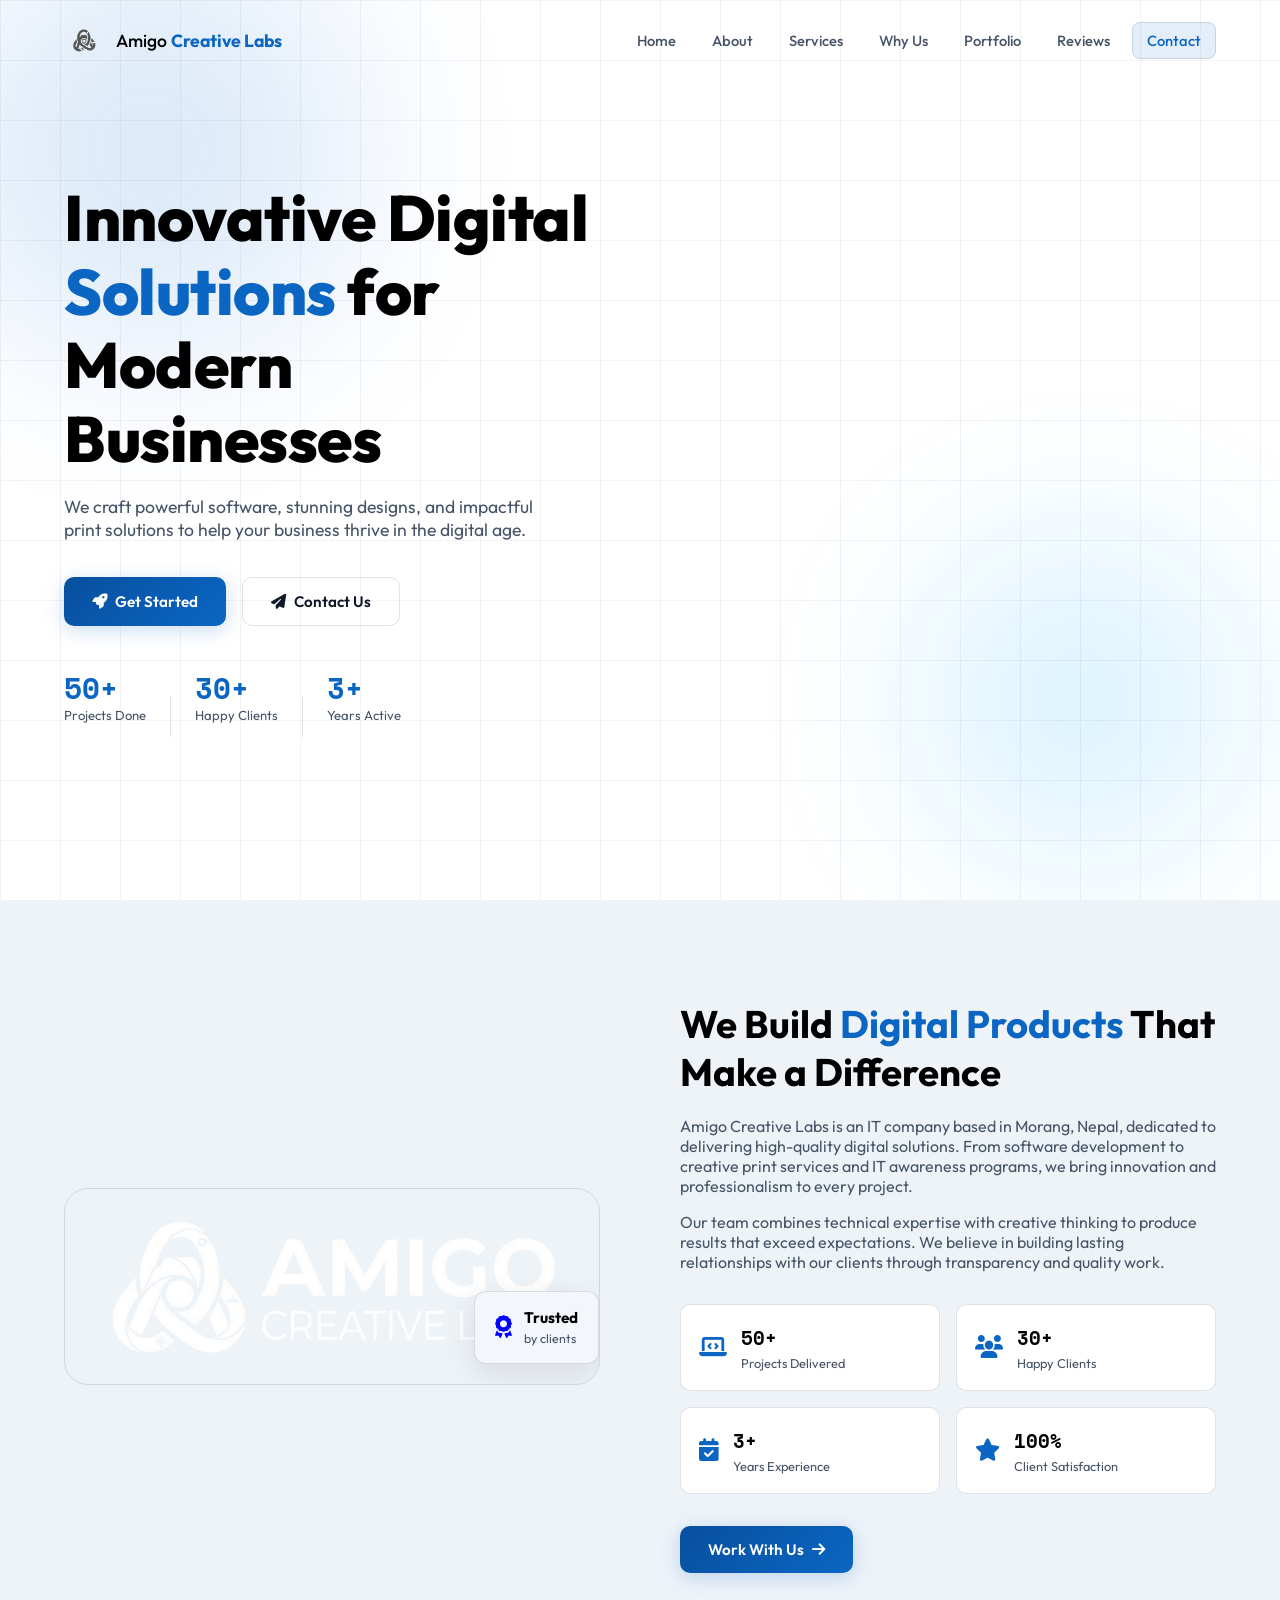
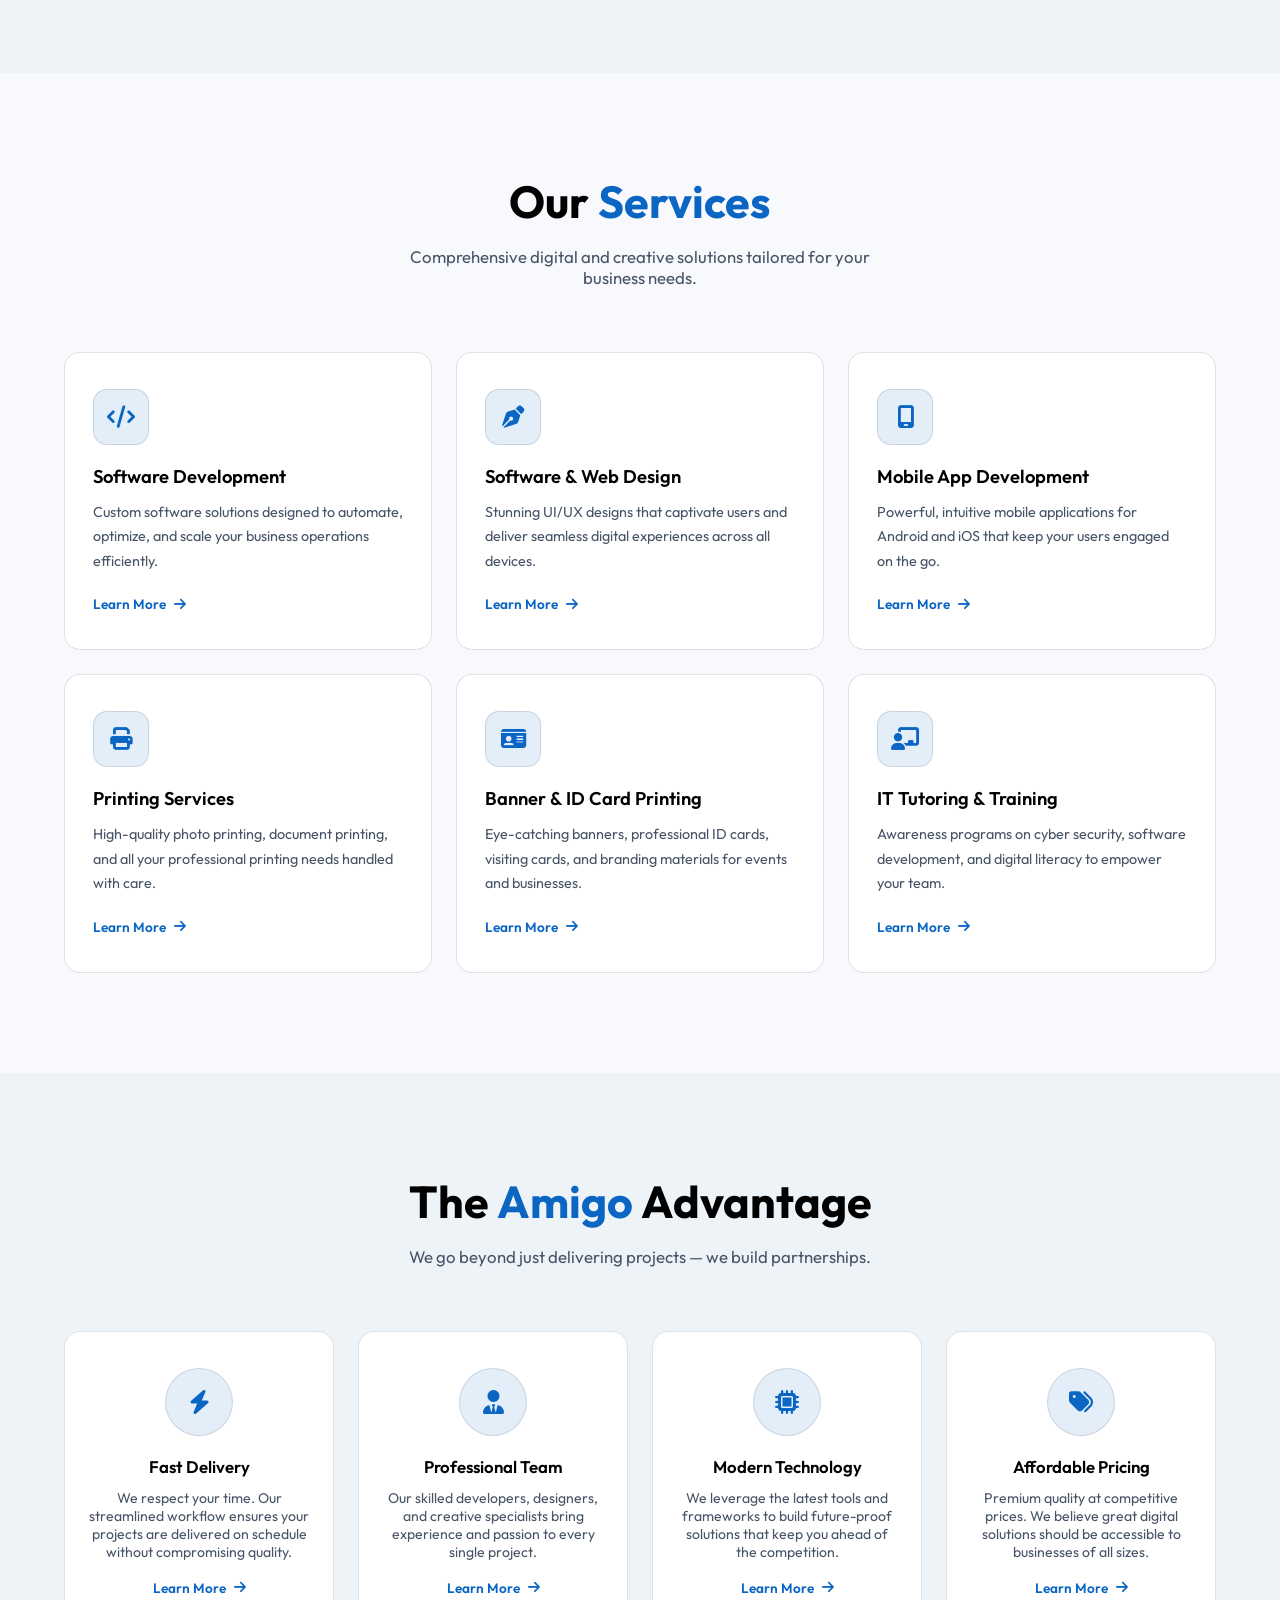
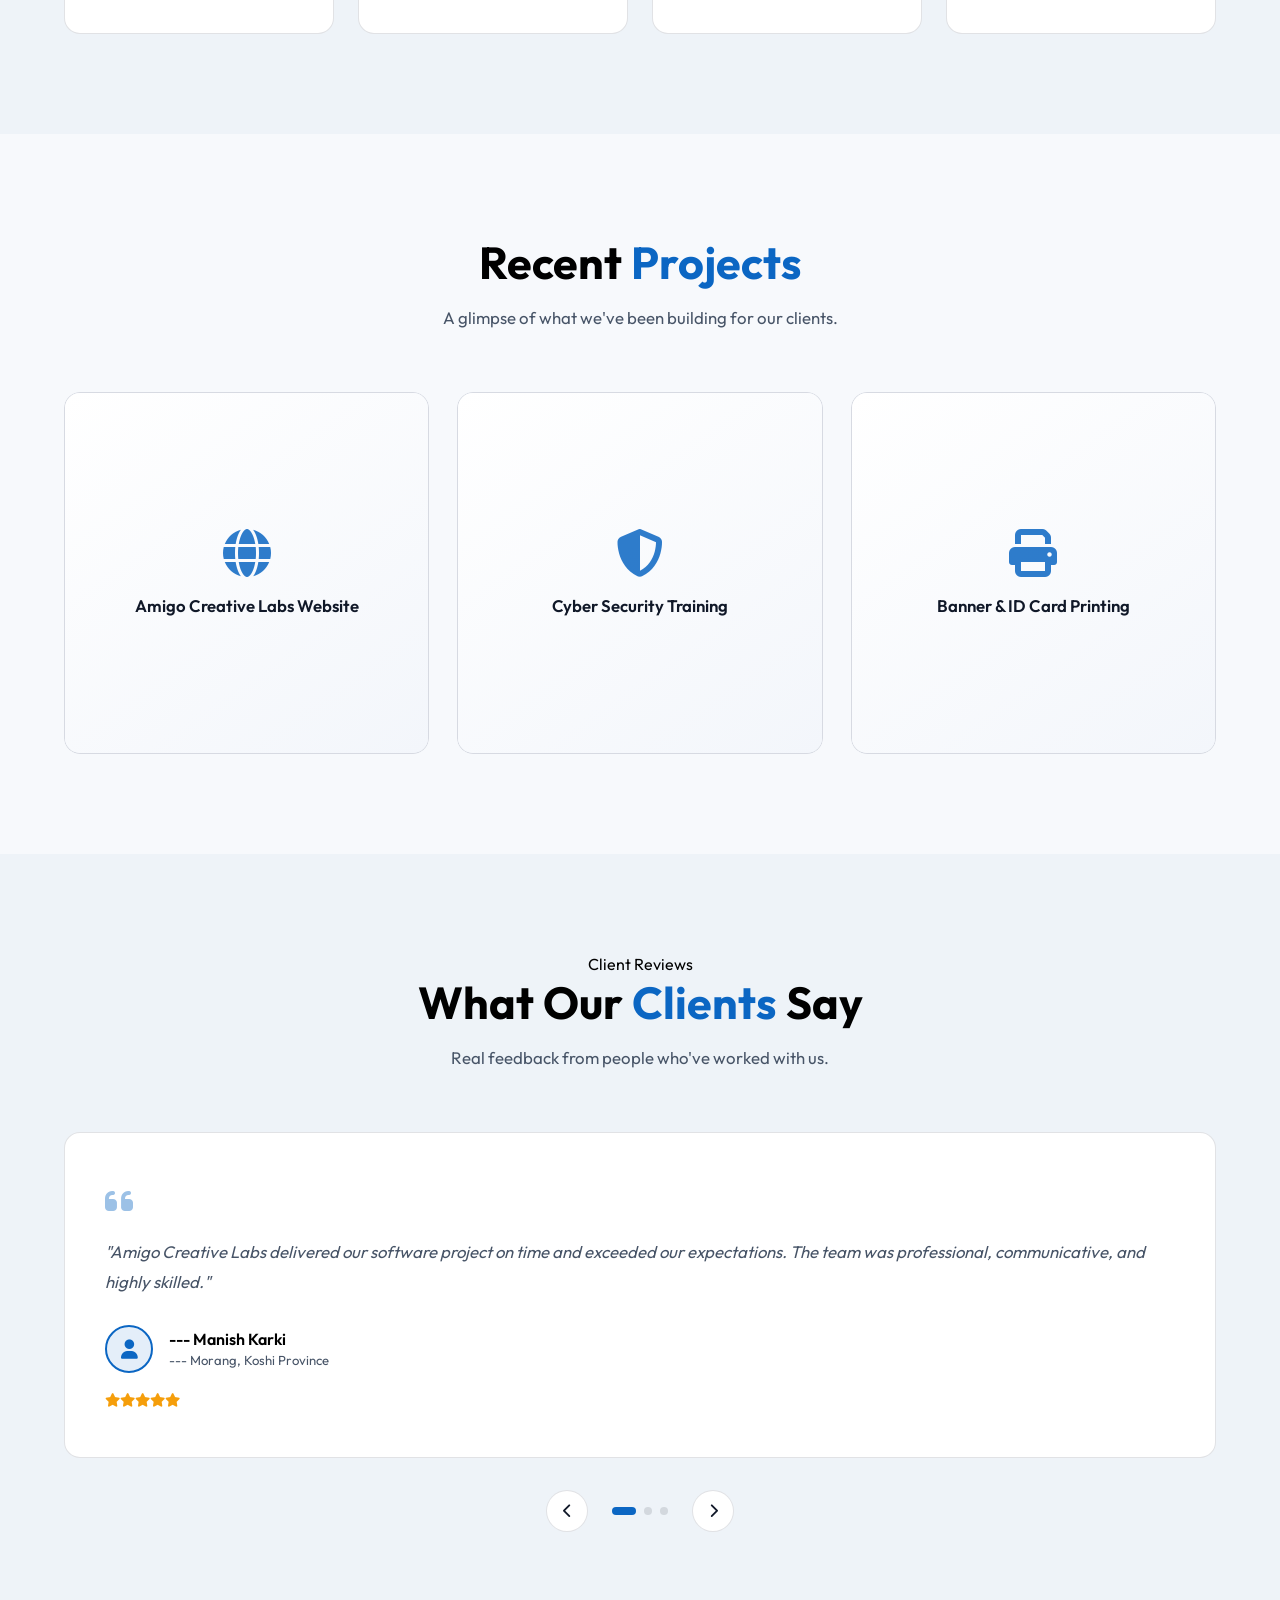
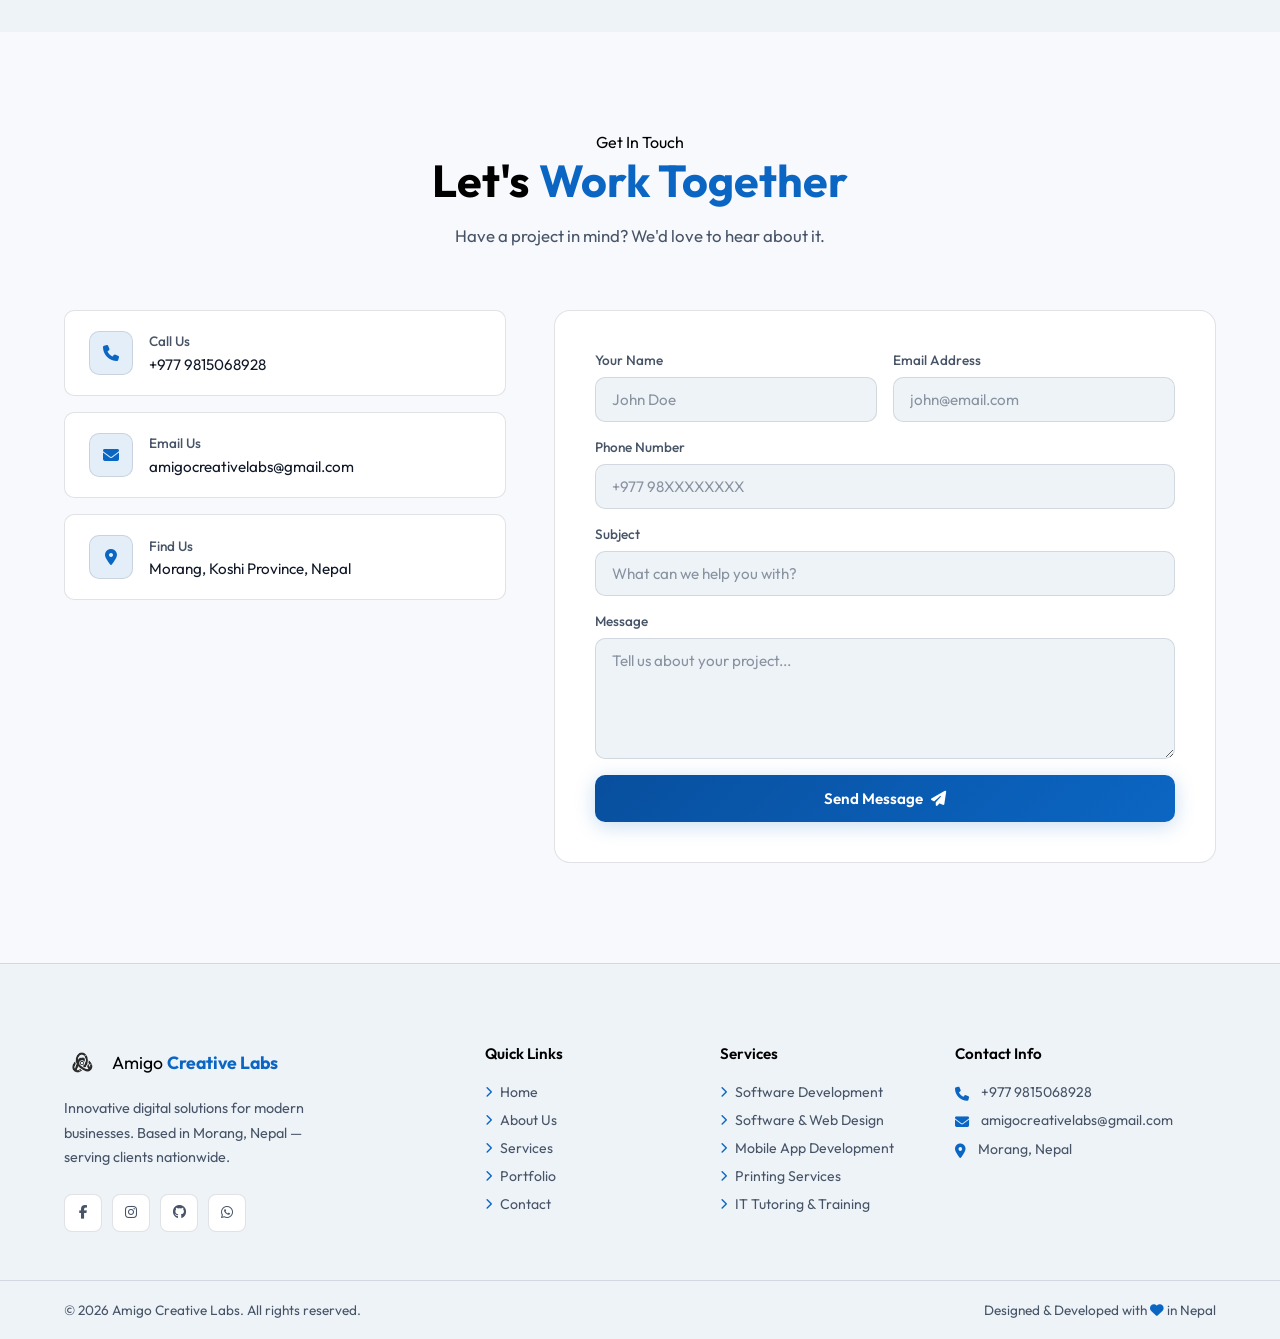
<file: index.html>
<!DOCTYPE html>
<html lang="en">
<head>
  <link rel="icon" href="logo bg.png" type="image/x-icon" />
  <meta charset="UTF-8" />
  <meta name="viewport" content="width=device-width, initial-scale=1.0" />
  <title>Amigo Creative Labs</title>
  <link rel="stylesheet" href="style.css" />
  <link rel="stylesheet" href="https://cdnjs.cloudflare.com/ajax/libs/font-awesome/6.5.0/css/all.min.css" />
  <link href="https://fonts.googleapis.com/css2?family=Outfit:wght@300;400;500;600;700;800&family=Space+Mono:wght@400;700&display=swap" rel="stylesheet" />
</head>
<body>

  <nav id="navbar">
    <div class="nav-container">
      <a href="#home" class="nav-logo">
        <img src="logo bg.png" alt="Amigo Creative Labs" />
        <span>Amigo <strong>Creative Labs</strong></span>
      </a>
      <ul class="nav-links" id="navLinks">
        <li><a href="#home">Home</a></li>
        <li><a href="#about">About</a></li>
        <li><a href="#services">Services</a></li>
        <li><a href="#why-us">Why Us</a></li>
        <li><a href="#portfolio">Portfolio</a></li>
        <li><a href="#testimonials">Reviews</a></li>
        <li><a href="#contact" class="nav-cta">Contact</a></li>
      </ul>
      <button class="hamburger" id="hamburger" aria-label="Toggle menu">
        <span></span><span></span><span></span>
      </button>
    </div>
  </nav>

  <section id="home" class="hero">
    <div class="hero-bg">
      <div class="hero-glow g1"></div>
      <div class="hero-glow g2"></div>
      <div class="grid-overlay"></div>
    </div>
    <div class="hero-content fade-up">
      
      <h1>Innovative Digital<br /><span class="accent-text">Solutions</span> for<br />Modern Businesses</h1>
      <p>We craft powerful software, stunning designs, and impactful print solutions to help your business thrive in the digital age.</p>
      <div class="hero-btns">
        <a href="#services" class="btn btn-primary"><i class="fas fa-rocket"></i> Get Started</a>
        <a href="#contact" class="btn btn-outline"><i class="fas fa-paper-plane"></i> Contact Us</a>
      </div>
      <div class="hero-stats">
        <div class="stat"><span>50+</span><p>Projects Done</p></div>
        <div class="stat-divider"></div>
        <div class="stat"><span>30+</span><p>Happy Clients</p></div>
        <div class="stat-divider"></div>
        <div class="stat"><span>3+</span><p>Years Active</p></div>
      </div>
    </div>
  </section>

  <section id="about" class="about section-pad">
    <div class="container">
      <div class="about-grid">
        <div class="about-img-col fade-up">
          <div class="about-img-wrap">
            <img src="image.png" alt="About Amigo Creative Labs" />
            <div class="about-img-badge">
              <i class="fas fa-award"></i>
              <div><strong>Trusted</strong><span>by clients</span></div>
            </div>
          </div>
        </div>
        <div class="about-text-col fade-up delay-1">
          <h2>We Build <span class="accent-text">Digital Products</span> That Make a Difference</h2>
          <p>Amigo Creative Labs is an IT company based in Morang, Nepal, dedicated to delivering high-quality digital solutions. From software development to creative print services and IT awareness programs, we bring innovation and professionalism to every project.</p>
          <p>Our team combines technical expertise with creative thinking to produce results that exceed expectations. We believe in building lasting relationships with our clients through transparency and quality work.</p>
          <div class="about-cards">
            <div class="about-stat-card">
              <i class="fas fa-laptop-code"></i>
              <div><strong>50+</strong><span>Projects Delivered</span></div>
            </div>
            <div class="about-stat-card">
              <i class="fas fa-users"></i>
              <div><strong>30+</strong><span>Happy Clients</span></div>
            </div>
            <div class="about-stat-card">
              <i class="fas fa-calendar-check"></i>
              <div><strong>3+</strong><span>Years Experience</span></div>
            </div>
            <div class="about-stat-card">
              <i class="fas fa-star"></i>
              <div><strong>100%</strong><span>Client Satisfaction</span></div>
            </div>
          </div>
          <a href="#contact" class="btn btn-primary">Work With Us <i class="fas fa-arrow-right"></i></a>
        </div>
      </div>
    </div>
  </section>
  <!-- service-->
  <section id="services" class="services section-pad">
    <div class="container">
      <div class="section-head fade-up">
        <h2>Our <span class="accent-text">Services</span></h2>
        <p>Comprehensive digital and creative solutions tailored for your business needs.</p>
      </div>
      <div class="services-grid">
        <div class="service-card fade-up">
          <div class="service-icon"><i class="fas fa-code"></i></div>
          <h3>Software Development</h3>
          <p>Custom software solutions designed to automate, optimize, and scale your business operations efficiently.</p>
          <a href="pages/services/software-development.html" class="service-link">Learn More <i class="fas fa-arrow-right"></i></a>
        </div>
        <div class="service-card fade-up delay-1">
          <div class="service-icon"><i class="fas fa-pen-nib"></i></div>
          <h3>Software & Web Design</h3>
          <p>Stunning UI/UX designs that captivate users and deliver seamless digital experiences across all devices.</p>
          <a href="pages/services/software-web-design.html" class="service-link">Learn More <i class="fas fa-arrow-right"></i></a>
        </div>
        <div class="service-card fade-up delay-2">
          <div class="service-icon"><i class="fas fa-mobile-screen"></i></div>
          <h3>Mobile App Development</h3>
          <p>Powerful, intuitive mobile applications for Android and iOS that keep your users engaged on the go.</p>
          <a href="pages/services/mobile-app-development.html" class="service-link">Learn More <i class="fas fa-arrow-right"></i></a>
        </div>
        <div class="service-card fade-up">
          <div class="service-icon"><i class="fas fa-print"></i></div>
          <h3>Printing Services</h3>
          <p>High-quality photo printing, document printing, and all your professional printing needs handled with care.</p>
          <a href="pages/services/printing-services.html" class="service-link">Learn More <i class="fas fa-arrow-right"></i></a>
        </div>
        <div class="service-card fade-up delay-1">
          <div class="service-icon"><i class="fas fa-id-card"></i></div>
          <h3>Banner & ID Card Printing</h3>
          <p>Eye-catching banners, professional ID cards, visiting cards, and branding materials for events and businesses.</p>
          <a href="pages/services/banner-id-card-printing.html" class="service-link">Learn More <i class="fas fa-arrow-right"></i></a>
        </div>
        <div class="service-card fade-up delay-2">
          <div class="service-icon"><i class="fas fa-chalkboard-user"></i></div>
          <h3>IT Tutoring & Training</h3>
          <p>Awareness programs on cyber security, software development, and digital literacy to empower your team.</p>
          <a href="pages/services/it-tutoring-training.html" class="service-link">Learn More <i class="fas fa-arrow-right"></i></a>
        </div>
      </div>
    </div>
  </section>

  <section id="why-us" class="why-us section-pad">
    <div class="container">
      <div class="section-head fade-up">
        
        <h2>The <span class="accent-text">Amigo</span> Advantage</h2>
        <p>We go beyond just delivering projects — we build partnerships.</p>
      </div>
      <div class="why-grid">
        <div class="why-card fade-up">
          <div class="why-icon"><i class="fas fa-bolt"></i></div>
          <h3>Fast Delivery</h3>
          <p>We respect your time. Our streamlined workflow ensures your projects are delivered on schedule without compromising quality.</p>
          <a href="pages/advantages/fast-delivery.html" class="card-link">Learn More <i class="fas fa-arrow-right"></i></a>
        </div>
        <div class="why-card fade-up delay-1">
          <div class="why-icon"><i class="fas fa-user-tie"></i></div>
          <h3>Professional Team</h3>
          <p>Our skilled developers, designers, and creative specialists bring experience and passion to every single project.</p>
          <a href="pages/advantages/professional-team.html" class="card-link">Learn More <i class="fas fa-arrow-right"></i></a>
        </div>
        <div class="why-card fade-up delay-2">
          <div class="why-icon"><i class="fas fa-microchip"></i></div>
          <h3>Modern Technology</h3>
          <p>We leverage the latest tools and frameworks to build future-proof solutions that keep you ahead of the competition.</p>
          <a href="pages/advantages/modern-technology.html" class="card-link">Learn More <i class="fas fa-arrow-right"></i></a>
        </div>
        <div class="why-card fade-up delay-3">
          <div class="why-icon"><i class="fas fa-tags"></i></div>
          <h3>Affordable Pricing</h3>
          <p>Premium quality at competitive prices. We believe great digital solutions should be accessible to businesses of all sizes.</p>
          <a href="pages/advantages/affordable-pricing.html" class="card-link">Learn More <i class="fas fa-arrow-right"></i></a>
        </div>
      </div>
    </div>
  </section>
<section id="portfolio" class="portfolio section-pad">
  <div class="container">
    <div class="section-head fade-up">
      <h2>Recent <span class="accent-text">Projects</span></h2>
      <p>A glimpse of what we've been building for our clients.</p>
    </div>

    <div class="portfolio-grid">

      <div class="portfolio-item fade-up">
        <div class="portfolio-img">
          <div class="portfolio-placeholder">
            <i class="fas fa-globe"></i>
            <span>Amigo Creative Labs Website</span>
          </div>
          <div class="portfolio-overlay">
            <h4>Amigo Creative Labs Website</h4>
            <p>Web Development</p>
            <a href="https://amigocreativelabs.com.np" target="_blank" class="portfolio-btn">
              <i class="fas fa-arrow-up-right-from-square"></i>
            </a>
          </div>
        </div>
      </div>

      <div class="portfolio-item fade-up delay-1">
        <div class="portfolio-img">
          <div class="portfolio-placeholder">
            <i class="fas fa-shield-halved"></i>
            <span>Cyber Security Training</span>
          </div>
         <div class="portfolio-overlay">
    <h4>Cyber Security Training</h4>
    <p>IT Training & Awareness</p>

    <a href="pages/services/cyber-security-tranning.html"
       target="_self"
       class="portfolio-btn">

        <i class="fas fa-arrow-up-right-from-square"></i>

    </a>
</div>
        </div>
      </div>

      <div class="portfolio-item fade-up delay-2">
        <div class="portfolio-img">
          <div class="portfolio-placeholder">
            <i class="fas fa-print"></i>
            <span>Banner & ID Card Printing</span>
          </div>
          <div class="portfolio-overlay">
            <h4>Banner & ID Card Printing</h4>
            <p>Printing Services</p>
            <a href="#" class="portfolio-btn">
              <i class="fas fa-arrow-up-right-from-square"></i>
            </a>
          </div>
        </div>
      </div>

    </div>
  </div>
</section>

  <section id="testimonials" class="testimonials section-pad">
    <div class="container">
      <div class="section-head fade-up">
        <div class="section-label">Client Reviews</div>
        <h2>What Our <span class="accent-text">Clients</span> Say</h2>
        <p>Real feedback from people who've worked with us.</p>
      </div>
      <div class="testimonial-slider fade-up">
        <div class="testimonial-track" id="testimonialTrack">
          <div class="testimonial-card">
            <div class="t-quote"><i class="fas fa-quote-left"></i></div>
            <p>"Amigo Creative Labs delivered our software project on time and exceeded our expectations. The team was professional, communicative, and highly skilled."</p>
            <div class="t-author">
              <div class="t-avatar"><i class="fas fa-user"></i></div>
              <div>
                <strong>--- Manish Karki</strong>
                <span>--- Morang, Koshi Province</span>
              </div>
            </div>
            <div class="t-stars">
              <i class="fas fa-star"></i><i class="fas fa-star"></i><i class="fas fa-star"></i><i class="fas fa-star"></i><i class="fas fa-star"></i>
            </div>
          </div>
          <div class="testimonial-card">
            <div class="t-quote"><i class="fas fa-quote-left"></i></div>
            <p>"The printing services were top-notch! Our banners and ID cards came out perfectly. Quick turnaround and great quality at affordable prices."</p>
            <div class="t-author">
              <div class="t-avatar"><i class="fas fa-user"></i></div>
              <div>
                <strong>--- Gaurab Koirala</strong>
                <span>--- Sunsari, Koshi Province</span>
              </div>
            </div>
            <div class="t-stars">
              <i class="fas fa-star"></i><i class="fas fa-star"></i><i class="fas fa-star"></i><i class="fas fa-star"></i><i class="fas fa-star"></i>
            </div>
          </div>
          <div class="testimonial-card">
            <div class="t-quote"><i class="fas fa-quote-left"></i></div>
            <p>"Their cyber security awareness program was incredibly informative and well-organized. Our entire team now has a much better understanding of digital safety."</p>
            <div class="t-author">
              <div class="t-avatar"><i class="fas fa-user"></i></div>
              <div>
                <strong>---  GYAN JYOTI ACEDAMY</strong>
                <span>--- Itahari, Koshi Province</span>
              </div>
            </div>
            <div class="t-stars">
              <i class="fas fa-star"></i><i class="fas fa-star"></i><i class="fas fa-star"></i><i class="fas fa-star"></i><i class="fas fa-star-half-stroke"></i>
            </div>
          </div>
        </div>
       <div class="testimonial-controls">
  <button class="t-btn" id="tPrev">
    <i class="fas fa-chevron-left"></i>
  </button>

  <div class="t-dots" id="tDots">
    <span class="t-dot active"></span>
    <span class="t-dot"></span>
    <span class="t-dot"></span>
  </div>

  <button class="t-btn" id="tNext">
    <i class="fas fa-chevron-right"></i>
  </button>
</div>
      </div>
    </div>
  </section>

  <section id="contact" class="contact section-pad">
    <div class="container">
      <div class="section-head fade-up">
        <div class="section-label">Get In Touch</div>
        <h2>Let's <span class="accent-text">Work Together</span></h2>
        <p>Have a project in mind? We'd love to hear about it.</p>
      </div>
      <div class="contact-grid">
        <div class="contact-info fade-up">
          <div class="contact-card">
            <div class="contact-icon"><i class="fas fa-phone"></i></div>
            <div>
              <h4>Call Us</h4>
              <a href="tel:9815068928">+977 9815068928</a>
            </div>
          </div>
          <div class="contact-card">
            <div class="contact-icon"><i class="fas fa-envelope"></i></div>
            <div>
              <h4>Email Us</h4>
              <a href="mailto:amigocreativelabs@gmail.com">amigocreativelabs@gmail.com</a>
            </div>
          </div>
          <div class="contact-card">
            <div class="contact-icon"><i class="fas fa-location-dot"></i></div>
            <div>
              <h4>Find Us</h4>
              <p>Morang, Koshi Province, Nepal</p>
            </div>
          </div>
          <div class="map-placeholder">
           <iframe
  src="https://www.google.com/maps?q=26.657047,87.297087&output=embed"
  width="100%"
  height="220"
  style="border:0; border-radius:12px;"
  allowfullscreen
  loading="lazy">
</iframe>
          </div>
        </div>
        <div class="contact-form-wrap fade-up delay-1">
         <form
class="contact-form"id="contactForm"action="https://formsubmit.co/amigocreativelabs@gmail.com"method="POST">

<input type="hidden"name="_subject"value="New Contact Form - Amigo Creative Labs">

<input type="hidden"name="_captcha"value="false">
<input
type="hidden"name="_next"value="http://127.0.0.1:5500/index.html#contact">

<div class="form-row">
<div class="form-group">
<label>Your Name</label>

<input
type="text"
name="name"
placeholder="John Doe"
required>

</div>


<div class="form-group">
<label>Email Address</label>

<input
type="email"
name="email"
placeholder="john@email.com"
required>

</div>

</div>


<div class="form-group">

<label>Phone Number</label>

<input
type="tel"
name="phone"
placeholder="+977 98XXXXXXXX">

</div>


<div class="form-group">

<label>Subject</label>

<input
type="text"
name="subject"
placeholder="What can we help you with?"
required>

</div>


<div class="form-group">

<label>Message</label>

<textarea
name="message"
rows="5"
placeholder="Tell us about your project..."
required></textarea>

</div>


<button
type="submit"
class="btn btn-primary full-width">

Send Message
<i class="fas fa-paper-plane"></i>

</button>

</form>
        </div>
      </div>
    </div>
  </section>

  <footer class="footer">
    <div class="footer-top">
      <div class="container">
        <div class="footer-grid">
          <div class="footer-brand">
            <a href="#home" class="footer-logo">
              <img src="logo bg.png" alt="Amigo Creative Labs logo" />
              <span>Amigo <strong>Creative Labs</strong></span>
            </a>
            <p>Innovative digital solutions for modern businesses. Based in Morang, Nepal — serving clients nationwide.</p>
          <div class="footer-socials">
  <a href="https://www.facebook.com/profile.php?id=61590421649604" aria-label="Facebook">
    <i class="fab fa-facebook-f"></i>
  </a>

  <a href="https://www.instagram.com/amigocreativelabs" aria-label="Instagram">
    <i class="fab fa-instagram"></i>
  </a>

  <a href="https://github.com/amigocreativelabs" aria-label="GitHub">
    <i class="fab fa-github"></i>
  </a>

  <a href="https://wa.me/9779746957293" aria-label="WhatsApp">
    <i class="fa-brands fa-whatsapp"></i>
  </a>
</div>
          </div>
          <div class="footer-col">
            <h4>Quick Links</h4>
            <ul>
              <li><a href="#home"><i class="fas fa-chevron-right"></i> Home</a></li>
              <li><a href="#about"><i class="fas fa-chevron-right"></i> About Us</a></li>
              <li><a href="#services"><i class="fas fa-chevron-right"></i> Services</a></li>
              <li><a href="#portfolio"><i class="fas fa-chevron-right"></i> Portfolio</a></li>
              <li><a href="#contact"><i class="fas fa-chevron-right"></i> Contact</a></li>
            </ul>
          </div>
          <div class="footer-col">
            <h4>Services</h4>
            <ul>
              <ul>

<li>
<a href="pages/services/software-development.html">
<i class="fas fa-chevron-right"></i>
Software Development
</a>
</li>

<li>
<a href="pages/services/software-web-design.html">
<i class="fas fa-chevron-right"></i>
Software & Web Design
</a>
</li>

<li>
<a href="pages/services/mobile-app-development.html">
<i class="fas fa-chevron-right"></i>
Mobile App Development
</a>
</li>

<li>
<a href="pages/services/printing-services.html">
<i class="fas fa-chevron-right"></i>
Printing Services
</a>
</li>

<li>
<a href="pages/services/it-tutoring-training.html">
<i class="fas fa-chevron-right"></i>
IT Tutoring & Training
</a>
</li>

</ul>
            </ul>
          </div>
          <div class="footer-col">
            <h4>Contact Info</h4>
            <ul class="footer-contact">
              <li><i class="fas fa-phone"></i> <a href="tel:9815068928">+977 9815068928</a></li>
              <li><i class="fas fa-envelope"></i> <a href="mailto:amigocreativelabs@gmail.com">amigocreativelabs@gmail.com</a></li>
              <li><i class="fas fa-location-dot"></i> Morang, Nepal</li>
            </ul>
          </div>
        </div>
      </div>
    </div>
    <div class="footer-bottom">
      <div class="container">
        <p>&copy; <span id="year"></span> Amigo Creative Labs. All rights reserved.</p>
        <p>Designed & Developed with <i class="fas fa-heart" style="color:var(--accent)"></i> in Nepal</p>
      </div>
    </div>
  </footer>

  <a href="#home" class="back-to-top" id="backToTop"><i class="fas fa-arrow-up"></i></a>

  <script src="script.js"></script>
</body>
</html>
</file>
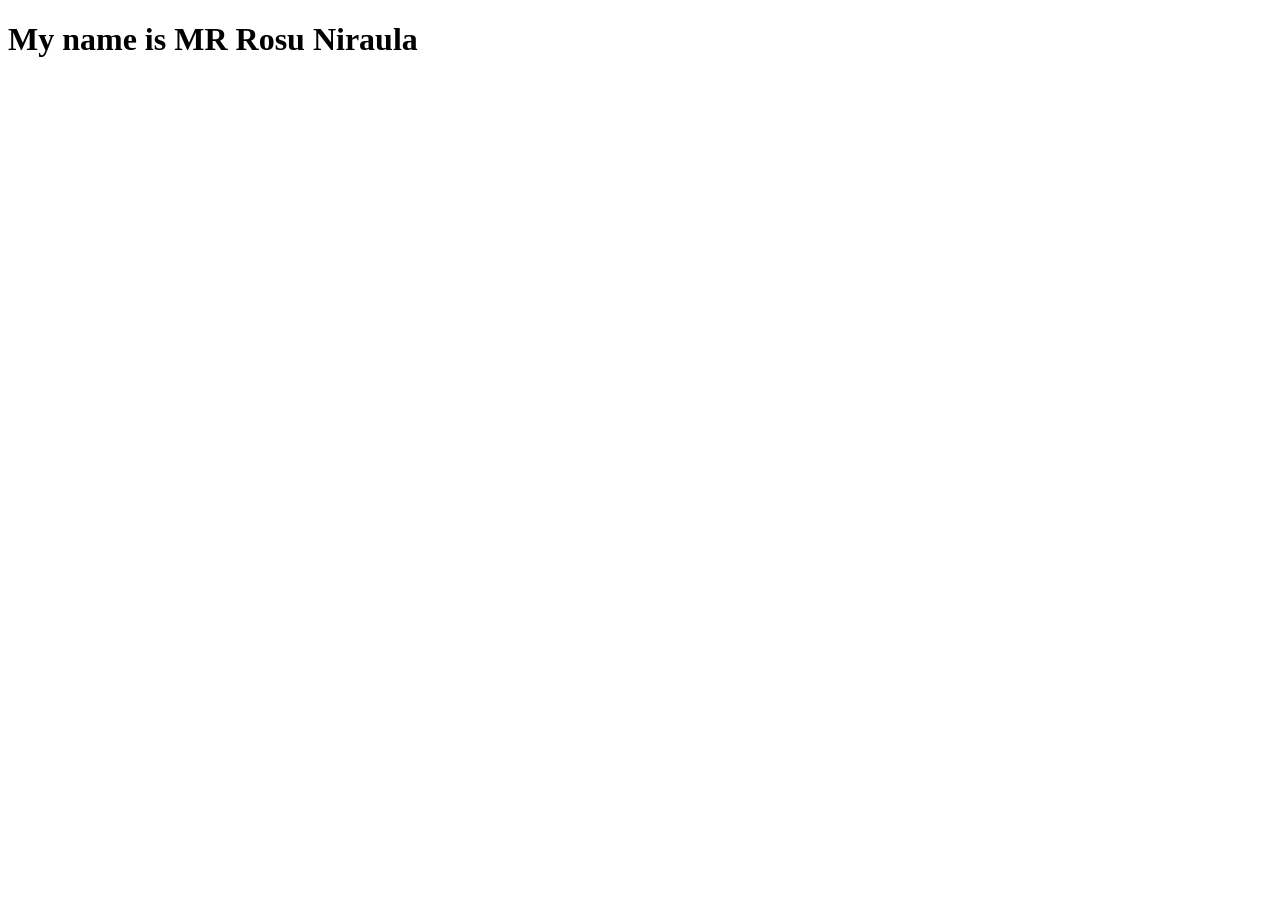
<file: Mr_Rosu.html>
<!DOCTYPE html>
<html lang="en">
<head>
    <meta charset="UTF-8">
    <meta name="viewport" content="width=device-width, initial-scale=1.0">
    <title>Document</title>
</head>
<body>
    <h1>My name is MR Rosu Niraula</h1>
    
</body>
</html>
</file>
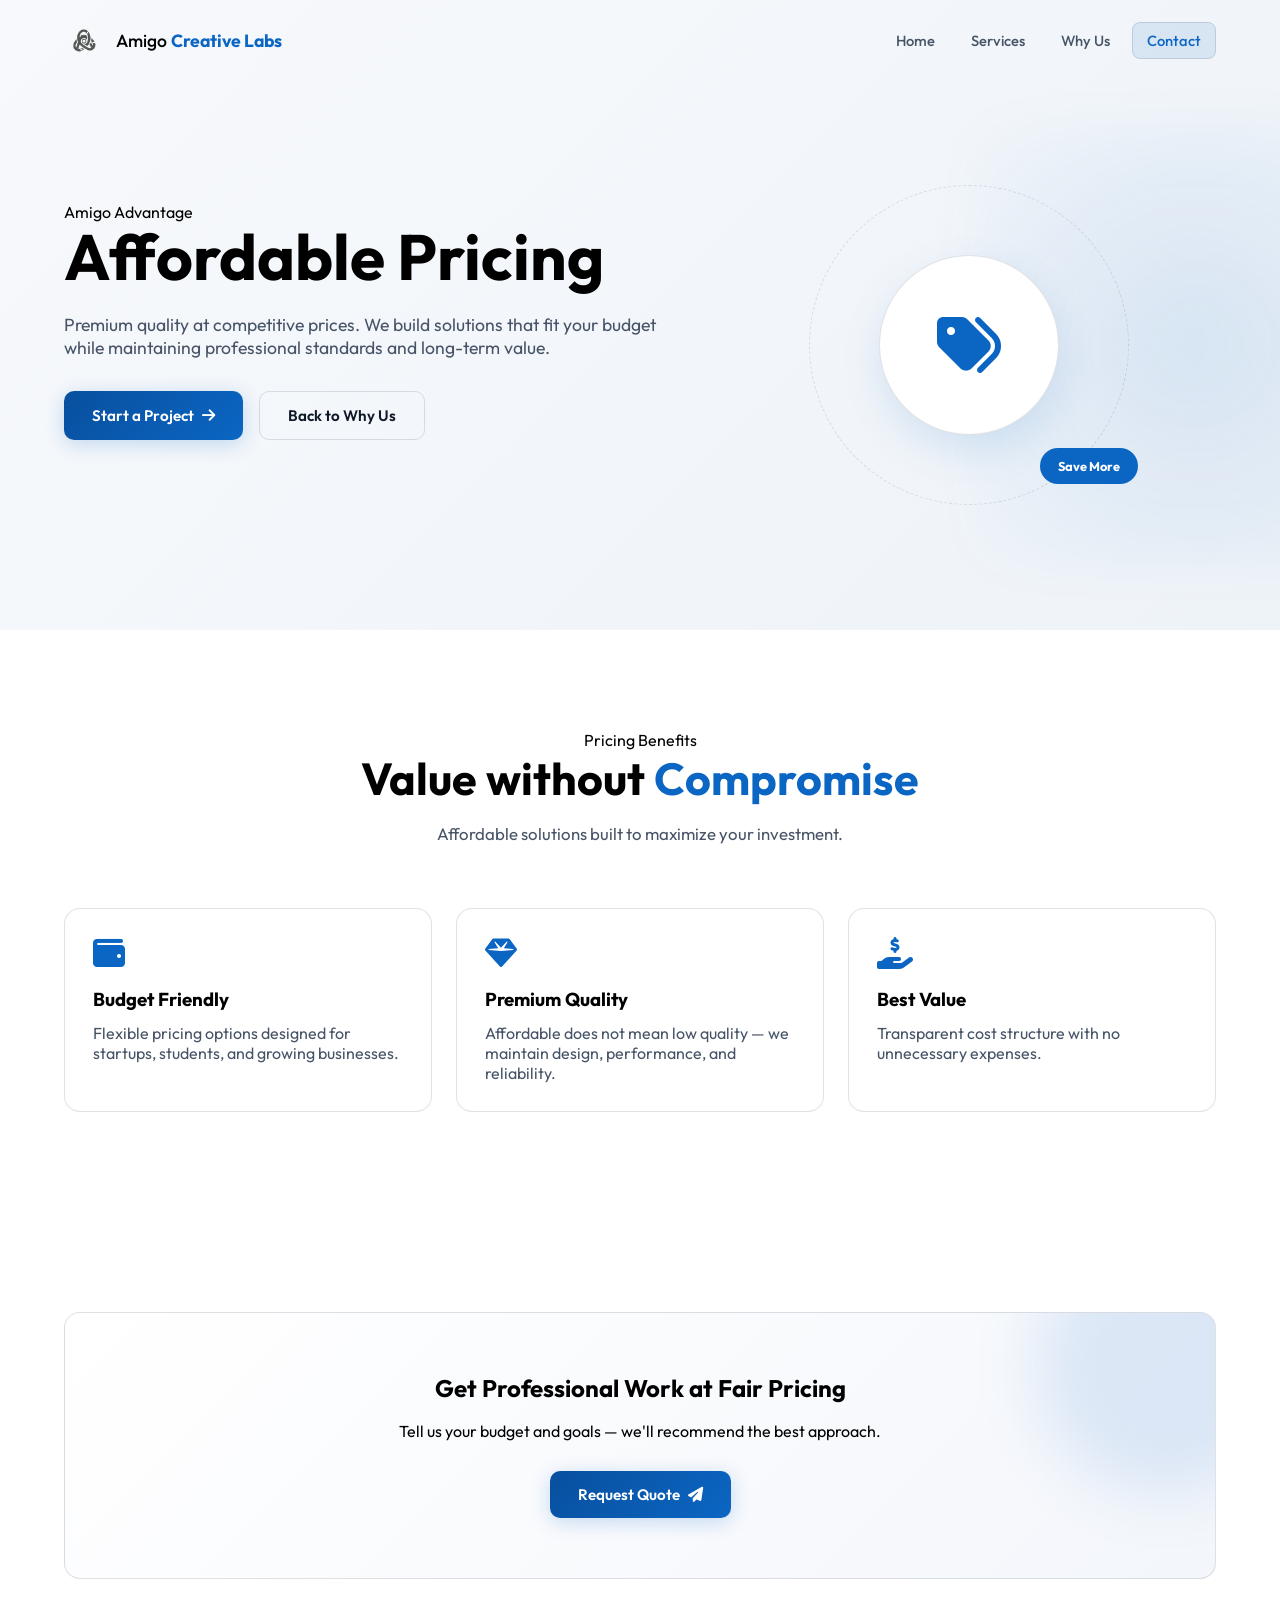
<file: pages/advantages/affordable-pricing.html>
<!DOCTYPE html>
<html lang="en">
<head>
<link rel="icon" href="../../logo bg.png" type="image/x-icon" />
<meta charset="UTF-8">
<meta name="viewport" content="width=device-width, initial-scale=1.0">

<title>Affordable Pricing | Amigo Creative Labs</title>

<link rel="stylesheet" href="../../style.css">

<link rel="stylesheet"
href="https://cdnjs.cloudflare.com/ajax/libs/font-awesome/6.5.0/css/all.min.css">

<link href="https://fonts.googleapis.com/css2?family=Outfit:wght@300;400;500;600;700;800&family=Space+Mono:wght@400;700&display=swap"
rel="stylesheet">
</head>

<body>

<nav id="navbar" class="scrolled">
<div class="nav-container">

  <a href="../../index.html#home" class="nav-logo">
        <img src="../../logo bg.png" alt="Amigo Creative Labs" />
<span>Amigo <strong>Creative Labs</strong></span>
</a>

<ul class="nav-links open-on-page">
<li><a href="../../index.html#home">Home</a></li>
<li><a href="../../index.html#services">Services</a></li>
<li><a href="../../index.html#why-us">Why Us</a></li>
<li><a href="../../index.html#contact" class="nav-cta">Contact</a></li>
</ul>

</div>
</nav>

<main>

<section class="page-hero price-hero">

<div class="container page-hero-grid">

<div class="price-text">

<div class="section-label">
Amigo Advantage
</div>

<h1>Affordable Pricing</h1>

<p>
Premium quality at competitive prices.
We build solutions that fit your budget while maintaining professional standards and long-term value.
</p>

<div class="hero-btns">

<a href="../../index.html#contact"
class="btn btn-primary">

Start a Project
<i class="fas fa-arrow-right"></i>
</a>
<a href="../../index.html#why-us"
class="btn btn-outline">

Back to Why Us

</a>
</div>
</div>
<div class="price-circle">
<div class="price-ring">
<div class="price-icon">
<i class="fas fa-tags"></i>
</div>
<div class="save-badge">
Save More
</div>
</div>
</div>
</div>
</section>
<section class="section-pad">
<div class="container">
<div class="section-head">
<div class="section-label">
Pricing Benefits
</div>
<h2>
Value without
<span class="accent-text">
Compromise
</span>
</h2>
<p>
Affordable solutions built to maximize your investment.
</p>
</div>
<div class="detail-grid">
<article class="detail-card price-card">
<i class="fas fa-wallet"></i>
<h3>Budget Friendly</h3>
<p>
Flexible pricing options designed for startups,
students, and growing businesses.
</p>
</article>
<article class="detail-card price-card">
<i class="fas fa-gem"></i>
<h3>Premium Quality</h3>
<p>
Affordable does not mean low quality —
we maintain design, performance, and reliability.
</p>
</article>
<article class="detail-card price-card">
<i class="fas fa-hand-holding-dollar"></i>
<h3>Best Value</h3>
<p>
Transparent cost structure with no unnecessary expenses.
</p>
</article>
</div>
</div>
</section>
<section class="section-pad">
<div class="container">
<div class="pricing-cta">
<h2>
Get Professional Work at Fair Pricing
</h2>
<p>
Tell us your budget and goals —
we'll recommend the best approach.
</p>
<a href="../../index.html#contact"
class="btn btn-primary">

Request Quote
<i class="fas fa-paper-plane"></i>
</a>
</div>
</div>
</section>
</main>
<script src="../../script.js"></script>
</body>
</html>
</file>
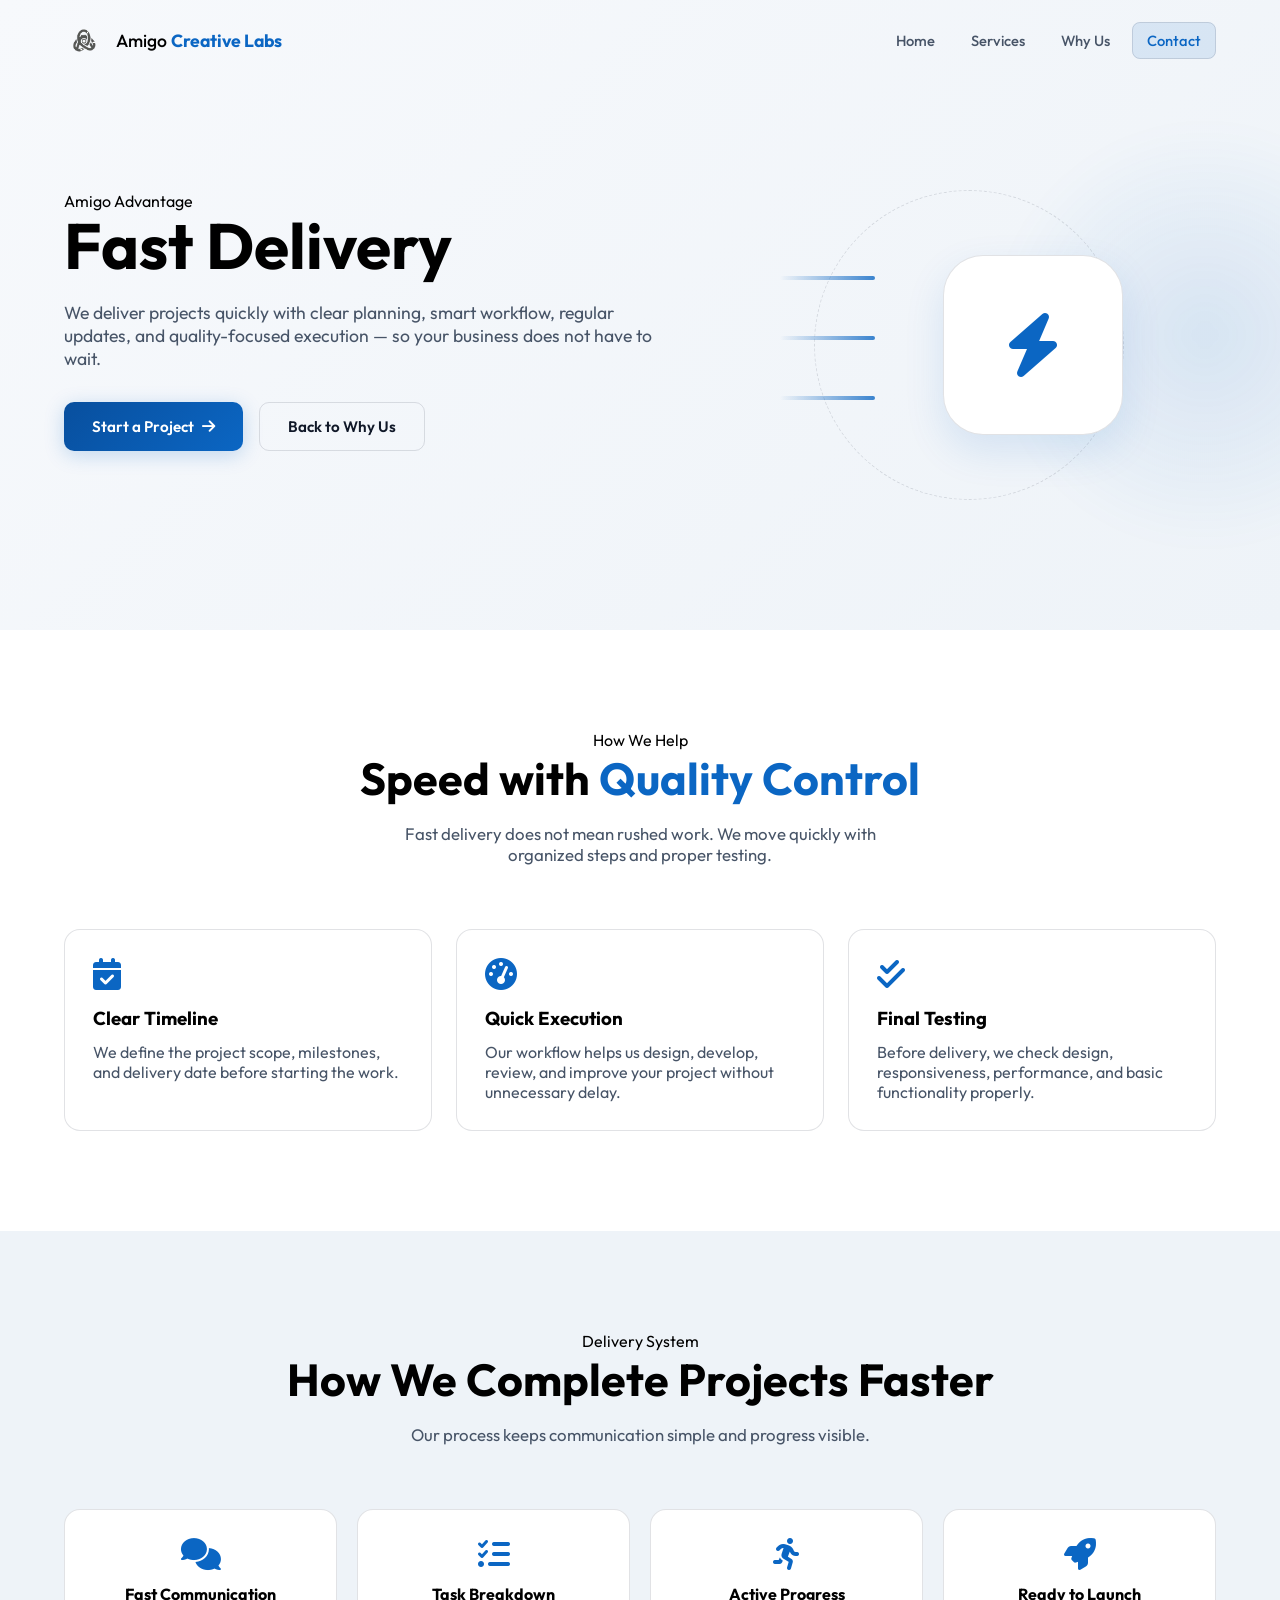
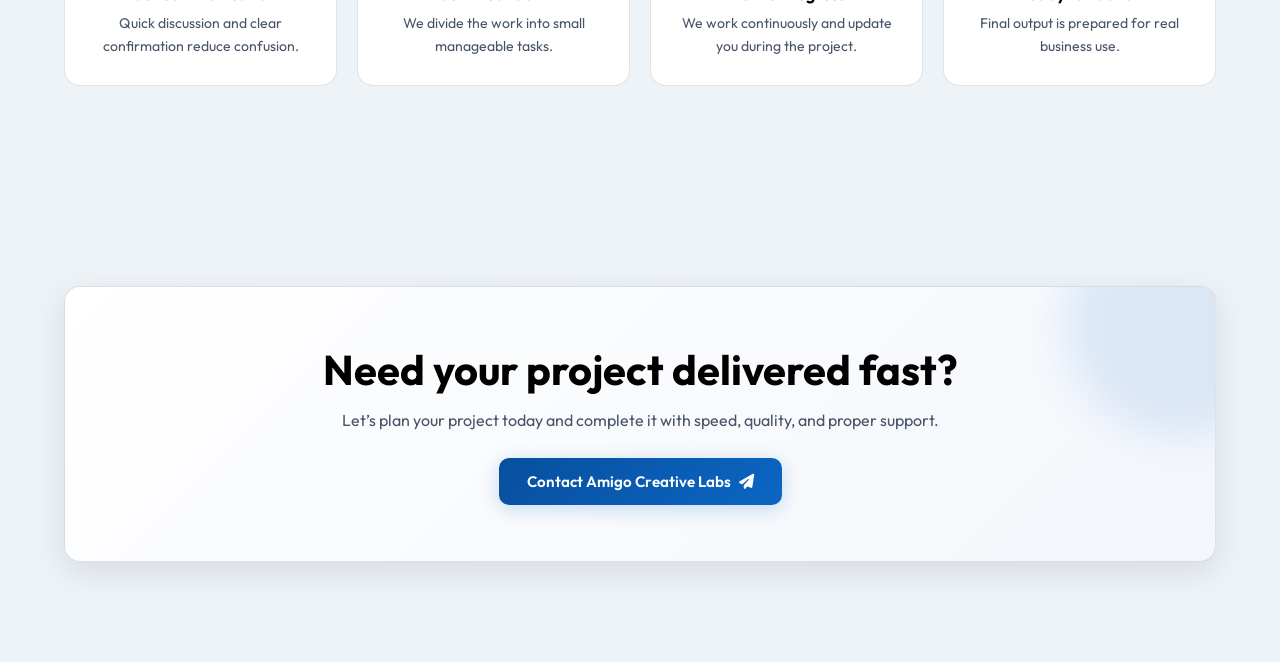
<file: pages/advantages/fast-delivery.html>
<!DOCTYPE html>
<html lang="en">
<head>
  <link rel="icon" href="../../logo bg.png" type="image/x-icon" />
  <meta charset="UTF-8" />
  <meta name="viewport" content="width=device-width, initial-scale=1.0" />

  <title>Fast Delivery | Amigo Creative Labs</title>

  <link rel="stylesheet" href="../../style.css" />
  <link rel="stylesheet" href="https://cdnjs.cloudflare.com/ajax/libs/font-awesome/6.5.0/css/all.min.css" />
  <link href="https://fonts.googleapis.com/css2?family=Outfit:wght@300;400;500;600;700;800&family=Space+Mono:wght@400;700&display=swap" rel="stylesheet" />
</head>

<body>
  <nav id="navbar" class="scrolled">
    <div class="nav-container">
      <a href="../../index.html#home" class="nav-logo">
        <img src="../../logo bg.png" alt="Amigo Creative Labs" />
        <span>Amigo <strong>Creative Labs</strong></span>
      </a>

      <ul class="nav-links open-on-page">
        <li><a href="../../index.html#home">Home</a></li>
        <li><a href="../../index.html#services">Services</a></li>
        <li><a href="../../index.html#why-us">Why Us</a></li>
        <li><a href="../../index.html#contact" class="nav-cta">Contact</a></li>
      </ul>
    </div>
  </nav>

  <main>
    <section class="page-hero fast-hero">
      <div class="container page-hero-grid">
        <div class="fast-hero-text">
          <div class="section-label">Amigo Advantage</div>

          <h1>Fast Delivery</h1>

          <p>
            We deliver projects quickly with clear planning, smart workflow,
            regular updates, and quality-focused execution — so your business does not have to wait.
          </p>

          <div class="hero-btns">
            <a href="../../index.html#contact" class="btn btn-primary">
              Start a Project <i class="fas fa-arrow-right"></i>
            </a>

            <a href="../../index.html#why-us" class="btn btn-outline">
              Back to Why Us
            </a>
          </div>
        </div>

        <div class="fast-speed-wrap">
          <div class="speed-ring">
            <span class="speed-line line-1"></span>
            <span class="speed-line line-2"></span>
            <span class="speed-line line-3"></span>

            <div class="page-icon fast-core">
              <i class="fas fa-bolt"></i>
            </div>
          </div>
        </div>
      </div>
    </section>

    <section class="section-pad">
      <div class="container">
        <div class="section-head">
          <div class="section-label">How We Help</div>
          <h2>Speed with <span class="accent-text">Quality Control</span></h2>
          <p>Fast delivery does not mean rushed work. We move quickly with organized steps and proper testing.</p>
        </div>

        <div class="detail-grid">
          <article class="detail-card fast-card">
            <i class="fas fa-calendar-check"></i>
            <h3>Clear Timeline</h3>
            <p>We define the project scope, milestones, and delivery date before starting the work.</p>
          </article>

          <article class="detail-card fast-card">
            <i class="fas fa-gauge-high"></i>
            <h3>Quick Execution</h3>
            <p>Our workflow helps us design, develop, review, and improve your project without unnecessary delay.</p>
          </article>

          <article class="detail-card fast-card">
            <i class="fas fa-check-double"></i>
            <h3>Final Testing</h3>
            <p>Before delivery, we check design, responsiveness, performance, and basic functionality properly.</p>
          </article>
        </div>
      </div>
    </section>

    <section class="section-pad about">
      <div class="container">
        <div class="section-head">
          <div class="section-label">Delivery System</div>
          <h2>How We Complete Projects Faster</h2>
          <p>Our process keeps communication simple and progress visible.</p>
        </div>

        <div class="delivery-grid">
          <div class="delivery-item">
            <i class="fas fa-comments"></i>
            <h4>Fast Communication</h4>
            <p>Quick discussion and clear confirmation reduce confusion.</p>
          </div>

          <div class="delivery-item">
            <i class="fas fa-list-check"></i>
            <h4>Task Breakdown</h4>
            <p>We divide the work into small manageable tasks.</p>
          </div>

          <div class="delivery-item">
            <i class="fas fa-person-running"></i>
            <h4>Active Progress</h4>
            <p>We work continuously and update you during the project.</p>
          </div>

          <div class="delivery-item">
            <i class="fas fa-rocket"></i>
            <h4>Ready to Launch</h4>
            <p>Final output is prepared for real business use.</p>
          </div>
        </div>
      </div>
    </section>

    <section class="section-pad about">
      <div class="container">
        <div class="fast-cta-box">
          <h2>Need your project delivered fast?</h2>
          <p>
            Let’s plan your project today and complete it with speed, quality, and proper support.
          </p>

          <a href="../../index.html#contact" class="btn btn-primary">
            Contact Amigo Creative Labs <i class="fas fa-paper-plane"></i>
          </a>
        </div>
      </div>
    </section>
  </main>

  <script src="../../script.js"></script>
</body>
</html>
</file>
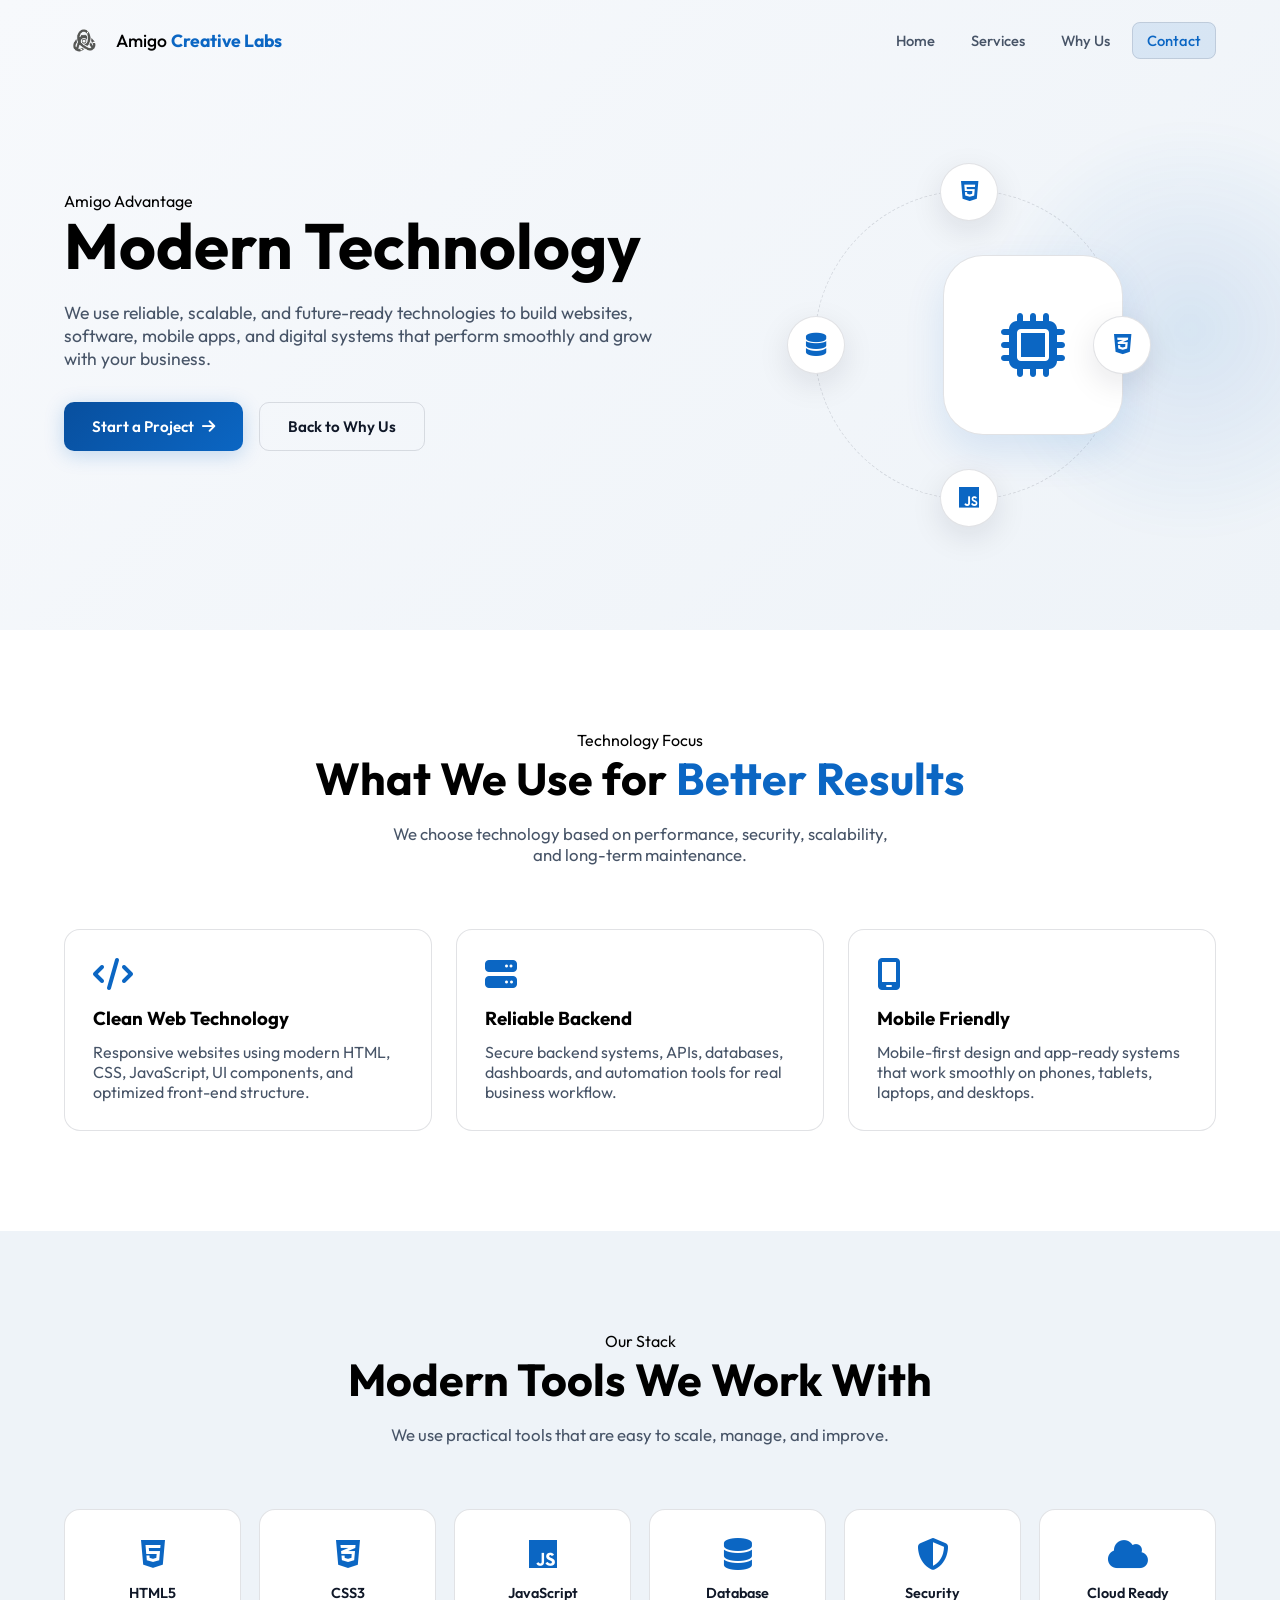
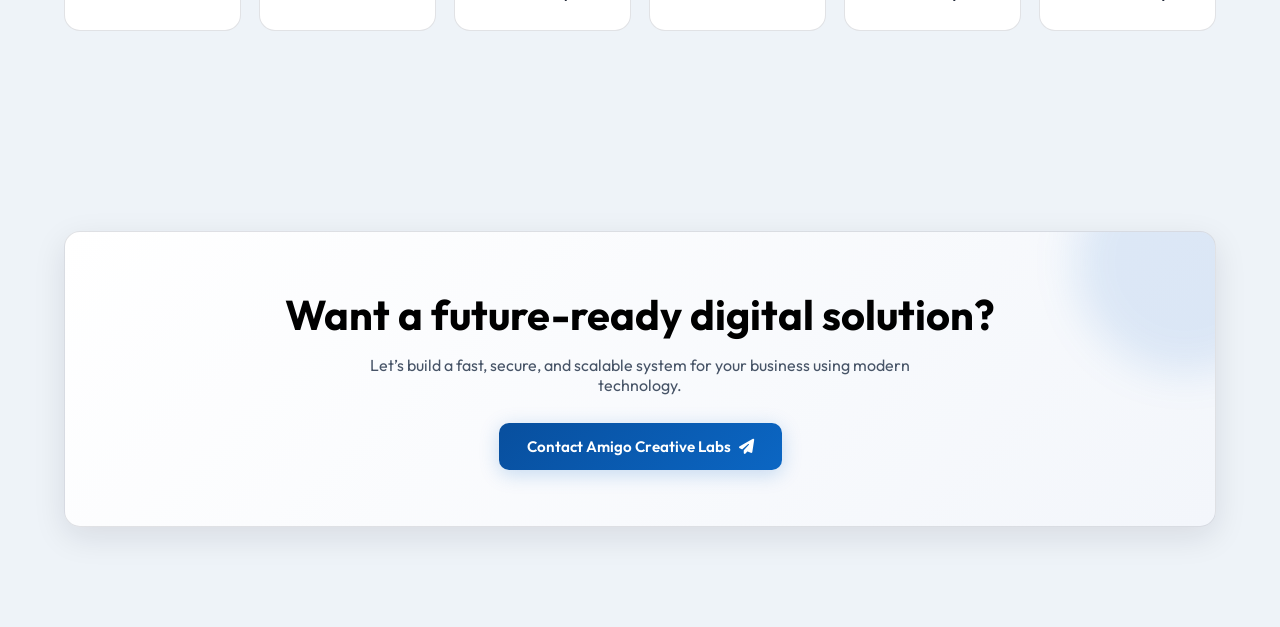
<file: pages/advantages/modern-technology.html>
<!DOCTYPE html>
<html lang="en">
<head>
  <link rel="icon" href="../../logo bg.png" type="image/x-icon" />
  <meta charset="UTF-8" />
  <meta name="viewport" content="width=device-width, initial-scale=1.0" />

  <title>Modern Technology | Amigo Creative Labs</title>

  <link rel="stylesheet" href="../../style.css" />
  <link rel="stylesheet" href="https://cdnjs.cloudflare.com/ajax/libs/font-awesome/6.5.0/css/all.min.css" />
  <link href="https://fonts.googleapis.com/css2?family=Outfit:wght@300;400;500;600;700;800&family=Space+Mono:wght@400;700&display=swap" rel="stylesheet" />
</head>

<body>
  <nav id="navbar" class="scrolled">
    <div class="nav-container">
      <a href="../../index.html#home" class="nav-logo">
        <img src="../../logo bg.png" alt="Amigo Creative Labs" />
        <span>Amigo <strong>Creative Labs</strong></span>
      </a>

      <ul class="nav-links open-on-page">
        <li><a href="../../index.html#home">Home</a></li>
        <li><a href="../../index.html#services">Services</a></li>
        <li><a href="../../index.html#why-us">Why Us</a></li>
        <li><a href="../../index.html#contact" class="nav-cta">Contact</a></li>
      </ul>
    </div>
  </nav>

  <main>
    <section class="page-hero tech-hero">
      <div class="container page-hero-grid">
        <div class="tech-hero-text">
          <div class="section-label">Amigo Advantage</div>

          <h1>Modern Technology</h1>

          <p>
            We use reliable, scalable, and future-ready technologies to build websites,
            software, mobile apps, and digital systems that perform smoothly and grow with your business.
          </p>

          <div class="hero-btns">
            <a href="../../index.html#contact" class="btn btn-primary">
              Start a Project <i class="fas fa-arrow-right"></i>
            </a>

            <a href="../../index.html#why-us" class="btn btn-outline">
              Back to Why Us
            </a>
          </div>
        </div>

        <div class="tech-orbit-wrap">
          <div class="tech-orbit">
            <span class="orbit-dot dot-1"><i class="fab fa-html5"></i></span>
            <span class="orbit-dot dot-2"><i class="fab fa-css3-alt"></i></span>
            <span class="orbit-dot dot-3"><i class="fab fa-js"></i></span>
            <span class="orbit-dot dot-4"><i class="fas fa-database"></i></span>

            <div class="page-icon tech-core">
              <i class="fas fa-microchip"></i>
            </div>
          </div>
        </div>
      </div>
    </section>

    <section class="section-pad">
      <div class="container">
        <div class="section-head">
          <div class="section-label">Technology Focus</div>
          <h2>What We Use for <span class="accent-text">Better Results</span></h2>
          <p>We choose technology based on performance, security, scalability, and long-term maintenance.</p>
        </div>

        <div class="detail-grid">
          <article class="detail-card tech-card">
            <i class="fas fa-code"></i>
            <h3>Clean Web Technology</h3>
            <p>Responsive websites using modern HTML, CSS, JavaScript, UI components, and optimized front-end structure.</p>
          </article>

          <article class="detail-card tech-card">
            <i class="fas fa-server"></i>
            <h3>Reliable Backend</h3>
            <p>Secure backend systems, APIs, databases, dashboards, and automation tools for real business workflow.</p>
          </article>

          <article class="detail-card tech-card">
            <i class="fas fa-mobile-screen"></i>
            <h3>Mobile Friendly</h3>
            <p>Mobile-first design and app-ready systems that work smoothly on phones, tablets, laptops, and desktops.</p>
          </article>
        </div>
      </div>
    </section>

    <section class="section-pad about">
      <div class="container">
        <div class="section-head">
          <div class="section-label">Our Stack</div>
          <h2>Modern Tools We Work With</h2>
          <p>We use practical tools that are easy to scale, manage, and improve.</p>
        </div>

        <div class="tech-stack-grid">
          <div class="tech-stack-item"><i class="fab fa-html5"></i><span>HTML5</span></div>
          <div class="tech-stack-item"><i class="fab fa-css3-alt"></i><span>CSS3</span></div>
          <div class="tech-stack-item"><i class="fab fa-js"></i><span>JavaScript</span></div>
          <div class="tech-stack-item"><i class="fas fa-database"></i><span>Database</span></div>
          <div class="tech-stack-item"><i class="fas fa-shield-halved"></i><span>Security</span></div>
          <div class="tech-stack-item"><i class="fas fa-cloud"></i><span>Cloud Ready</span></div>
        </div>
      </div>
    </section>

  
    </section>

    <section class="section-pad about">
      <div class="container">
        <div class="tech-cta-box">
          <h2>Want a future-ready digital solution?</h2>
          <p>
            Let’s build a fast, secure, and scalable system for your business using modern technology.
          </p>

          <a href="../../index.html#contact" class="btn btn-primary">
            Contact Amigo Creative Labs <i class="fas fa-paper-plane"></i>
          </a>
        </div>
      </div>
    </section>
  </main>

  <script src="../../script.js"></script>
</body>
</html>
</file>
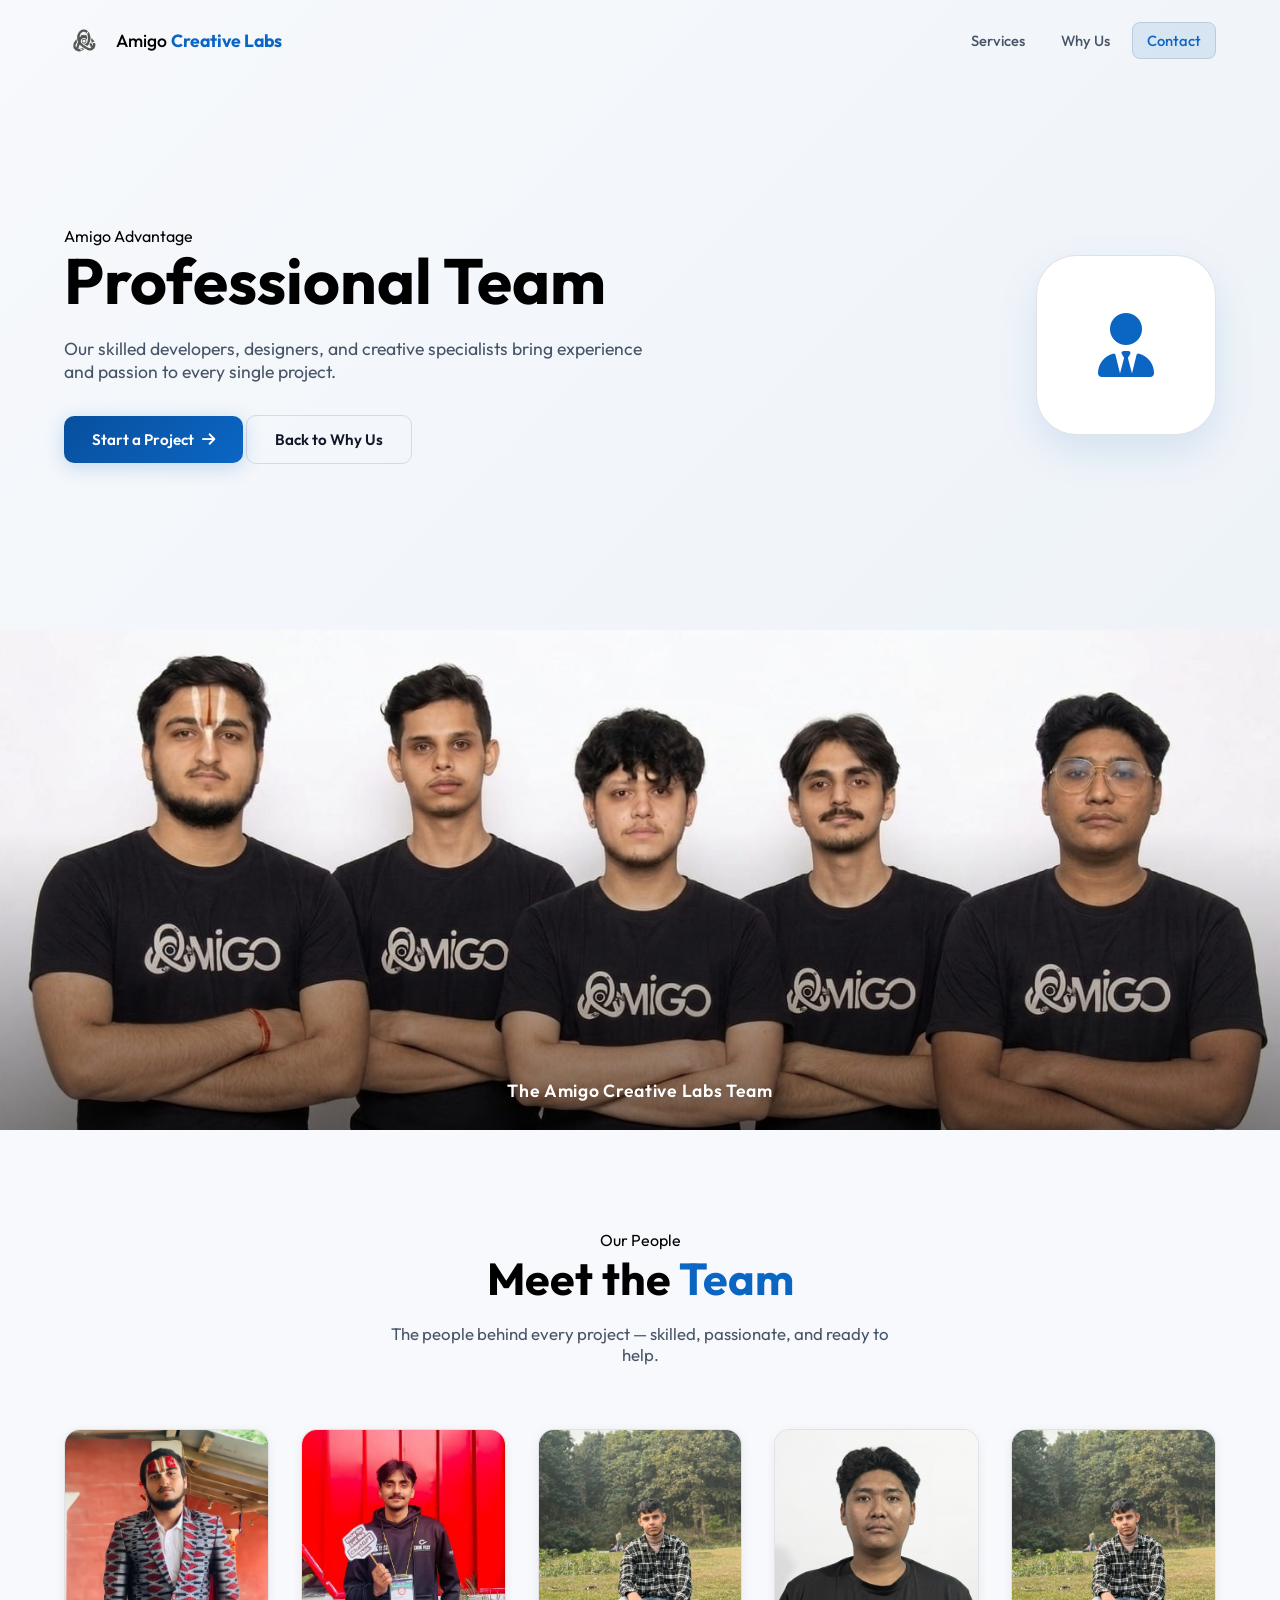
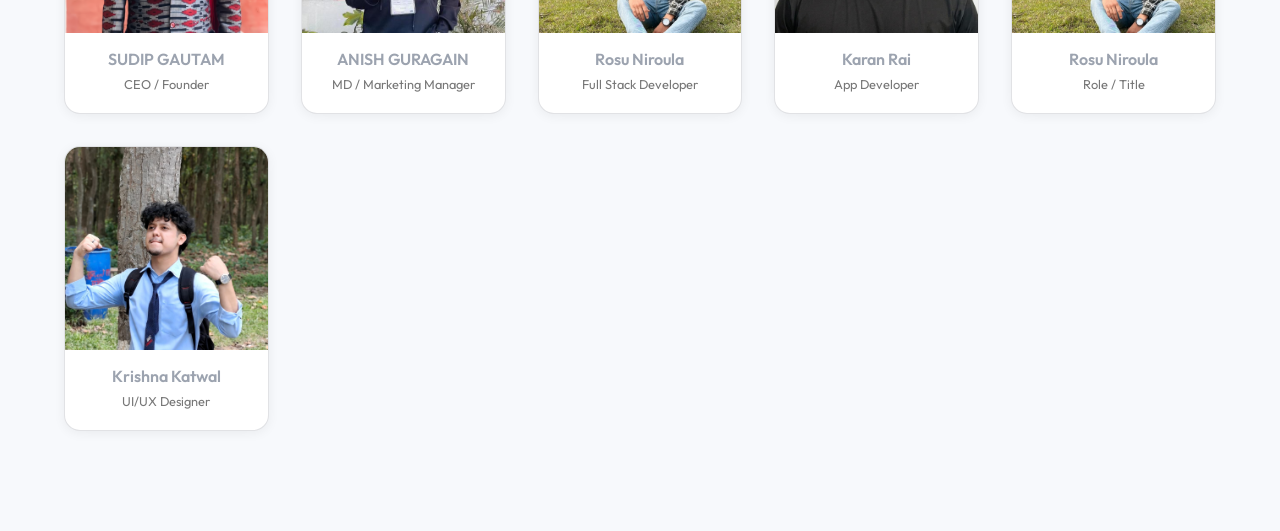
<file: pages/advantages/professional-team.html>
<!DOCTYPE html>
<html lang="en">
<head>
  <meta charset="UTF-8" />
  <meta name="viewport" content="width=device-width, initial-scale=1.0" />
  <title>Professional Team | Amigo Creative Labs</title>
  <link rel="stylesheet" href="../../style.css" />
  <link rel="stylesheet" href="https://cdnjs.cloudflare.com/ajax/libs/font-awesome/6.5.0/css/all.min.css" />
  <link href="https://fonts.googleapis.com/css2?family=Outfit:wght@300;400;500;600;700;800&family=Space+Mono:wght@400;700&display=swap" rel="stylesheet" />
</head>
<body>
  <nav id="navbar" class="scrolled">
    <div class="nav-container">
      <a href="../../index.html#home" class="nav-logo">
        <img src="../../logo bg.png" alt="Amigo Creative Labs" />
        <span>Amigo <strong>Creative Labs</strong></span>
      </a>
      <ul class="nav-links open-on-page">
        <li><a href="../../index.html#services">Services</a></li>
        <li><a href="../../index.html#why-us">Why Us</a></li>
        <li><a href="../../index.html#contact" class="nav-cta">Contact</a></li>
      </ul>
    </div>
  </nav>

  <main>
    <section class="page-hero">
      <div class="container page-hero-grid">
        <div>
          <div class="section-label">Amigo Advantage</div>
          <h1>Professional Team</h1>
          <p>Our skilled developers, designers, and creative specialists bring experience and passion to every single project.</p>
          <a href="../../index.html#contact" class="btn btn-primary">Start a Project <i class="fas fa-arrow-right"></i></a>
          <a href="../../index.html#why-us" class="btn btn-outline">Back to Why Us</a>
        </div>
        <div class="page-icon"><i class="fas fa-user-tie"></i></div>
      </div>
    </section>

    <!-- Full Width Team Group Photo -->
    <section class="team-group-section">
      <div class="team-group-photo">
       <img style="width: 100%; height: 500px; object-fit: cover;" src="../../teamphoto/groupphoto.jpeg" alt="Amigo Creative Labs Full Team" />
        <div class="photo-overlay"></div>
        <div class="photo-label">The Amigo Creative Labs Team</div>
      </div>
    </section>

    <!-- Individual Team Members Grid -->
    <section class="section-pad team-section">
      <div class="container">
        <div class="section-head">
          <div class="section-label">Our People</div>
          <h2>Meet the <span class="accent-text">Team</span></h2>
          <p>The people behind every project — skilled, passionate, and ready to help.</p>
        </div>
        <div class="team-grid">
          <a href="https://sudipgautam.info.np" target="_blank">
          <div class="team-card">
            <div class="team-photo">
              
              <img src="../../teamphoto/my edited pic 2.png" alt="Member Name" />
            </div>
            <div class="team-info">
              <h4 style="color:#9ca3af;">SUDIP GAUTAM</h4>
              <span>CEO / Founder</span>
            </div>
          </div>
          </a>

           <a href="https://anishguragain.com.np" target="_blank">
          <div class="team-card">
            <div class="team-photo">
              <img src="../../teamphoto/anishguragain.jpg" alt="Member Name" />
            </div>
            <div class="team-info">
        <h4 style="color:#9ca3af;">
ANISH GURAGAIN
</h4>
              <span>MD / Marketing Manager</span>
            </div>
          </div>
        </a>
<a href="https://sudipgautam.info.np" target="_blank">
          <div class="team-card">
            
            <div class="team-photo">
              <img src="../../teamphoto/rosu.jpg" alt="Member Name" />
            </div>
            <div class="team-info">
             <h4 style="color:#9ca3af;">Rosu Niroula</h4>
              <span>Full Stack Developer</span>
            </div>
          </div> </a>

          <a href="https://raiprem9198-stack.github.io/portfolio/" target="_blank">
          <div class="team-card">
            
            <div class="team-photo">
              <img src="../../teamphoto/karanrai.jpeg" alt="Member Name" />
            </div>
            <div class="team-info">
             <h4 style="color:#9ca3af;">Karan Rai</h4>
              <span>App Developer</span>
            </div>
          </div></a>
          <div class="team-card">
            <div class="team-photo">
              <img src="../../teamphoto/rosu.jpg" alt="Member Name" />
            </div>
            <div class="team-info">
              <h4 style="color:#9ca3af;">Rosu Niroula</h4>
              <span>Role / Title</span>
            </div>
          </div>
          <div class="team-card">
            <div class="team-photo">
              <img src="../../teamphoto/krisna.jpeg" alt="Member Name" />
            </div>
            <div class="team-info">
              <h4 style="color:#9ca3af;">Krishna Katwal</h4>
              <span>UI/UX Designer</span>
            </div>
          </div>
        </div>
      </div>
    </section>
   
      </div>
    </section>
    
  </main>

  <script src="../../script.js"></script>
</body>
</html>
</file>
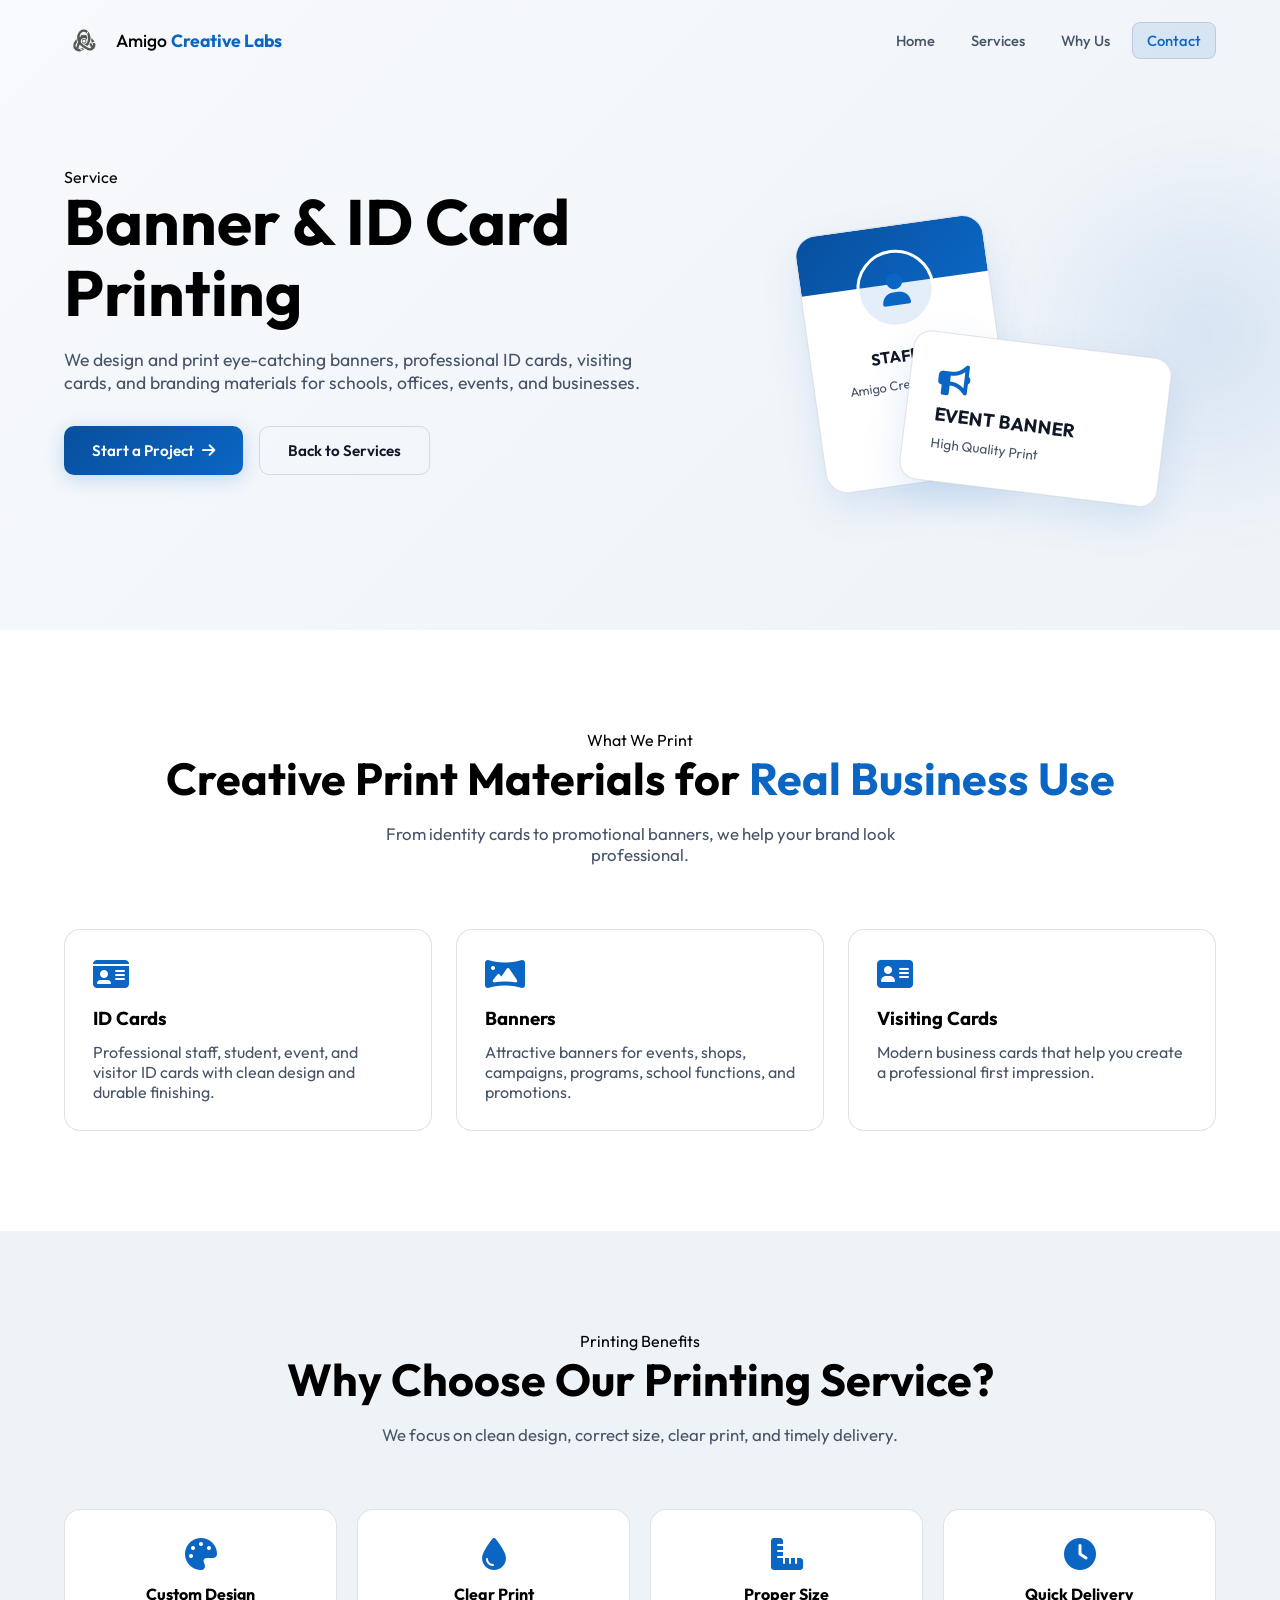
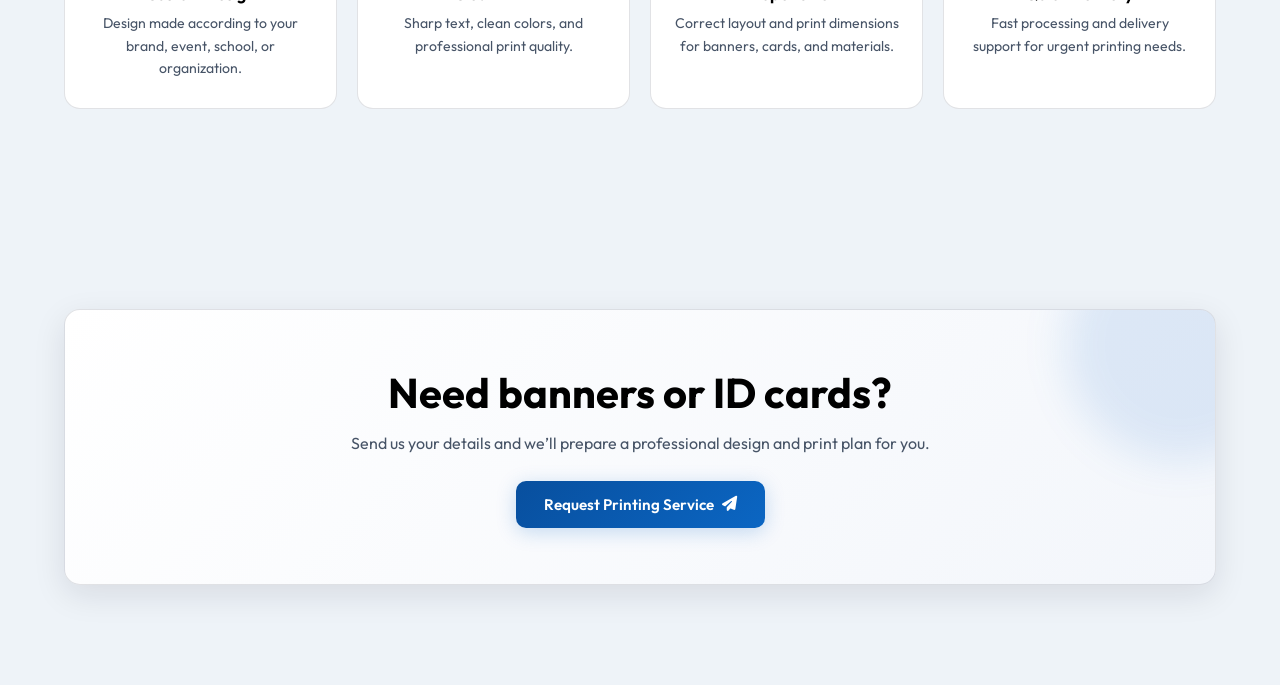
<file: pages/services/banner-id-card-printing.html>
<!DOCTYPE html>
<html lang="en">
<head>
  <link rel="icon" href="../../logo bg.png" type="image/x-icon" />
  <meta charset="UTF-8" />
  <meta name="viewport" content="width=device-width, initial-scale=1.0" />

  <title>Banner & ID Card Printing | Amigo Creative Labs</title>

  <link rel="stylesheet" href="../../style.css" />
  <link rel="stylesheet" href="https://cdnjs.cloudflare.com/ajax/libs/font-awesome/6.5.0/css/all.min.css" />
  <link href="https://fonts.googleapis.com/css2?family=Outfit:wght@300;400;500;600;700;800&family=Space+Mono:wght@400;700&display=swap" rel="stylesheet" />
</head>

<body>
  <nav id="navbar" class="scrolled">
    <div class="nav-container">
      <a href="../../index.html#home" class="nav-logo">
        <img src="../../logo bg.png" alt="Amigo Creative Labs" />
        <span>Amigo <strong>Creative Labs</strong></span>
      </a>

      <ul class="nav-links open-on-page">
        <li><a href="../../index.html#home">Home</a></li>
        <li><a href="../../index.html#services">Services</a></li>
        <li><a href="../../index.html#why-us">Why Us</a></li>
        <li><a href="../../index.html#contact" class="nav-cta">Contact</a></li>
      </ul>
    </div>
  </nav>

  <main>
    <section class="page-hero print-hero">
      <div class="container page-hero-grid">
        <div class="print-hero-text">
          <div class="section-label">Service</div>

          <h1>Banner & ID Card Printing</h1>

          <p>
            We design and print eye-catching banners, professional ID cards,
            visiting cards, and branding materials for schools, offices, events, and businesses.
          </p>

          <div class="hero-btns">
            <a href="../../index.html#contact" class="btn btn-primary">
              Start a Project <i class="fas fa-arrow-right"></i>
            </a>

            <a href="../../index.html#services" class="btn btn-outline">
              Back to Services
            </a>
          </div>
        </div>

        <div class="print-preview-wrap">
          <div class="print-card-preview id-preview">
            <div class="id-top"></div>
            <div class="id-avatar"><i class="fas fa-user"></i></div>
            <h4>STAFF ID</h4>
            <span>Amigo Creative Labs</span>
          </div>

          <div class="print-card-preview banner-preview">
            <i class="fas fa-bullhorn"></i>
            <strong>EVENT BANNER</strong>
            <span>High Quality Print</span>
          </div>
        </div>
      </div>
    </section>

    <section class="section-pad">
      <div class="container">
        <div class="section-head">
          <div class="section-label">What We Print</div>
          <h2>Creative Print Materials for <span class="accent-text">Real Business Use</span></h2>
          <p>From identity cards to promotional banners, we help your brand look professional.</p>
        </div>

        <div class="detail-grid">
          <article class="detail-card print-service-card">
            <i class="fas fa-id-card"></i>
            <h3>ID Cards</h3>
            <p>Professional staff, student, event, and visitor ID cards with clean design and durable finishing.</p>
          </article>

          <article class="detail-card print-service-card">
            <i class="fas fa-panorama"></i>
            <h3>Banners</h3>
            <p>Attractive banners for events, shops, campaigns, programs, school functions, and promotions.</p>
          </article>

          <article class="detail-card print-service-card">
            <i class="fas fa-address-card"></i>
            <h3>Visiting Cards</h3>
            <p>Modern business cards that help you create a professional first impression.</p>
          </article>
        </div>
      </div>
    </section>

    <section class="section-pad about">
      <div class="container">
        <div class="section-head">
          <div class="section-label">Printing Benefits</div>
          <h2>Why Choose Our Printing Service?</h2>
          <p>We focus on clean design, correct size, clear print, and timely delivery.</p>
        </div>

        <div class="print-benefit-grid">
          <div class="print-benefit-item">
            <i class="fas fa-palette"></i>
            <h4>Custom Design</h4>
            <p>Design made according to your brand, event, school, or organization.</p>
          </div>

          <div class="print-benefit-item">
            <i class="fas fa-droplet"></i>
            <h4>Clear Print</h4>
            <p>Sharp text, clean colors, and professional print quality.</p>
          </div>

          <div class="print-benefit-item">
            <i class="fas fa-ruler-combined"></i>
            <h4>Proper Size</h4>
            <p>Correct layout and print dimensions for banners, cards, and materials.</p>
          </div>

          <div class="print-benefit-item">
            <i class="fas fa-clock"></i>
            <h4>Quick Delivery</h4>
            <p>Fast processing and delivery support for urgent printing needs.</p>
          </div>
        </div>
      </div>
    </section>
    <section class="section-pad about">
      <div class="container">
        <div class="print-cta-box">
          <h2>Need banners or ID cards?</h2>
          <p>
            Send us your details and we’ll prepare a professional design and print plan for you.
          </p>

          <a href="../../index.html#contact" class="btn btn-primary">
            Request Printing Service <i class="fas fa-paper-plane"></i>
          </a>
        </div>
      </div>
    </section>
  </main>

  <script src="../../script.js"></script>
</body>
</html>
</file>
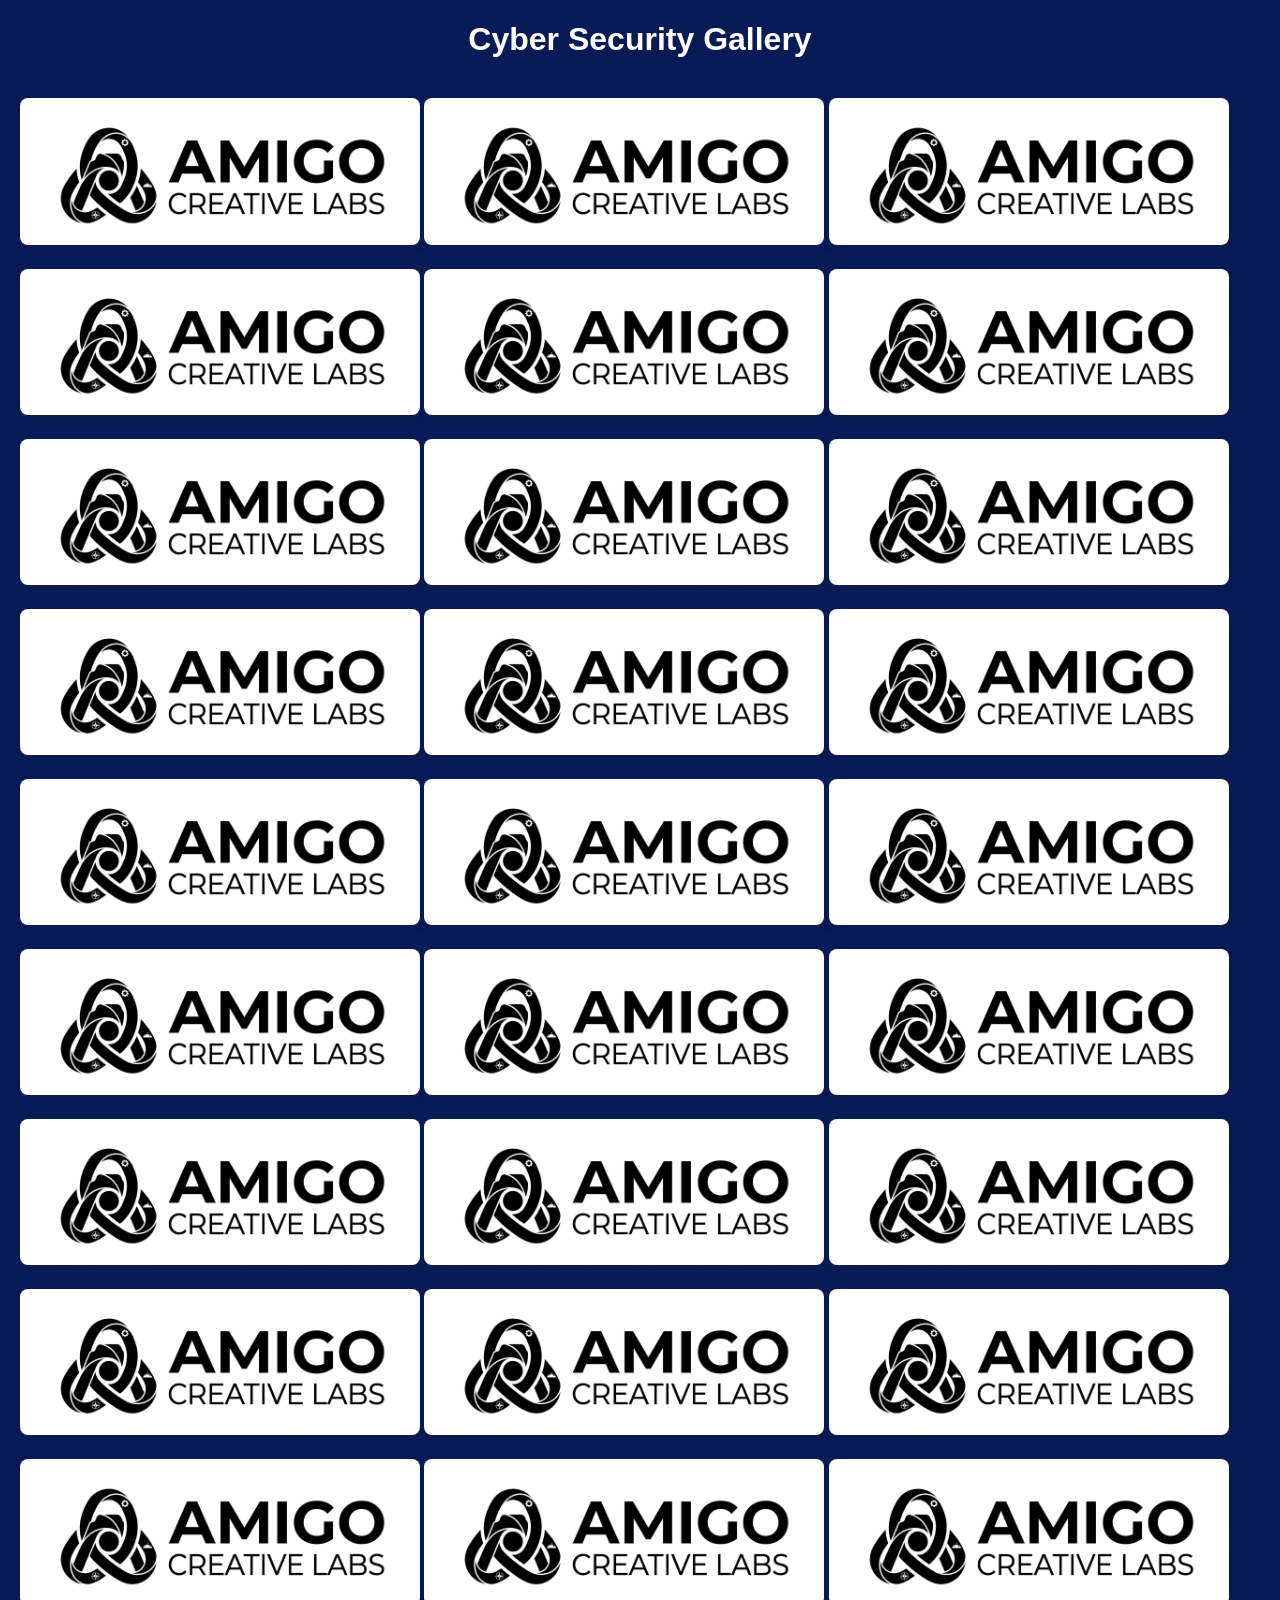
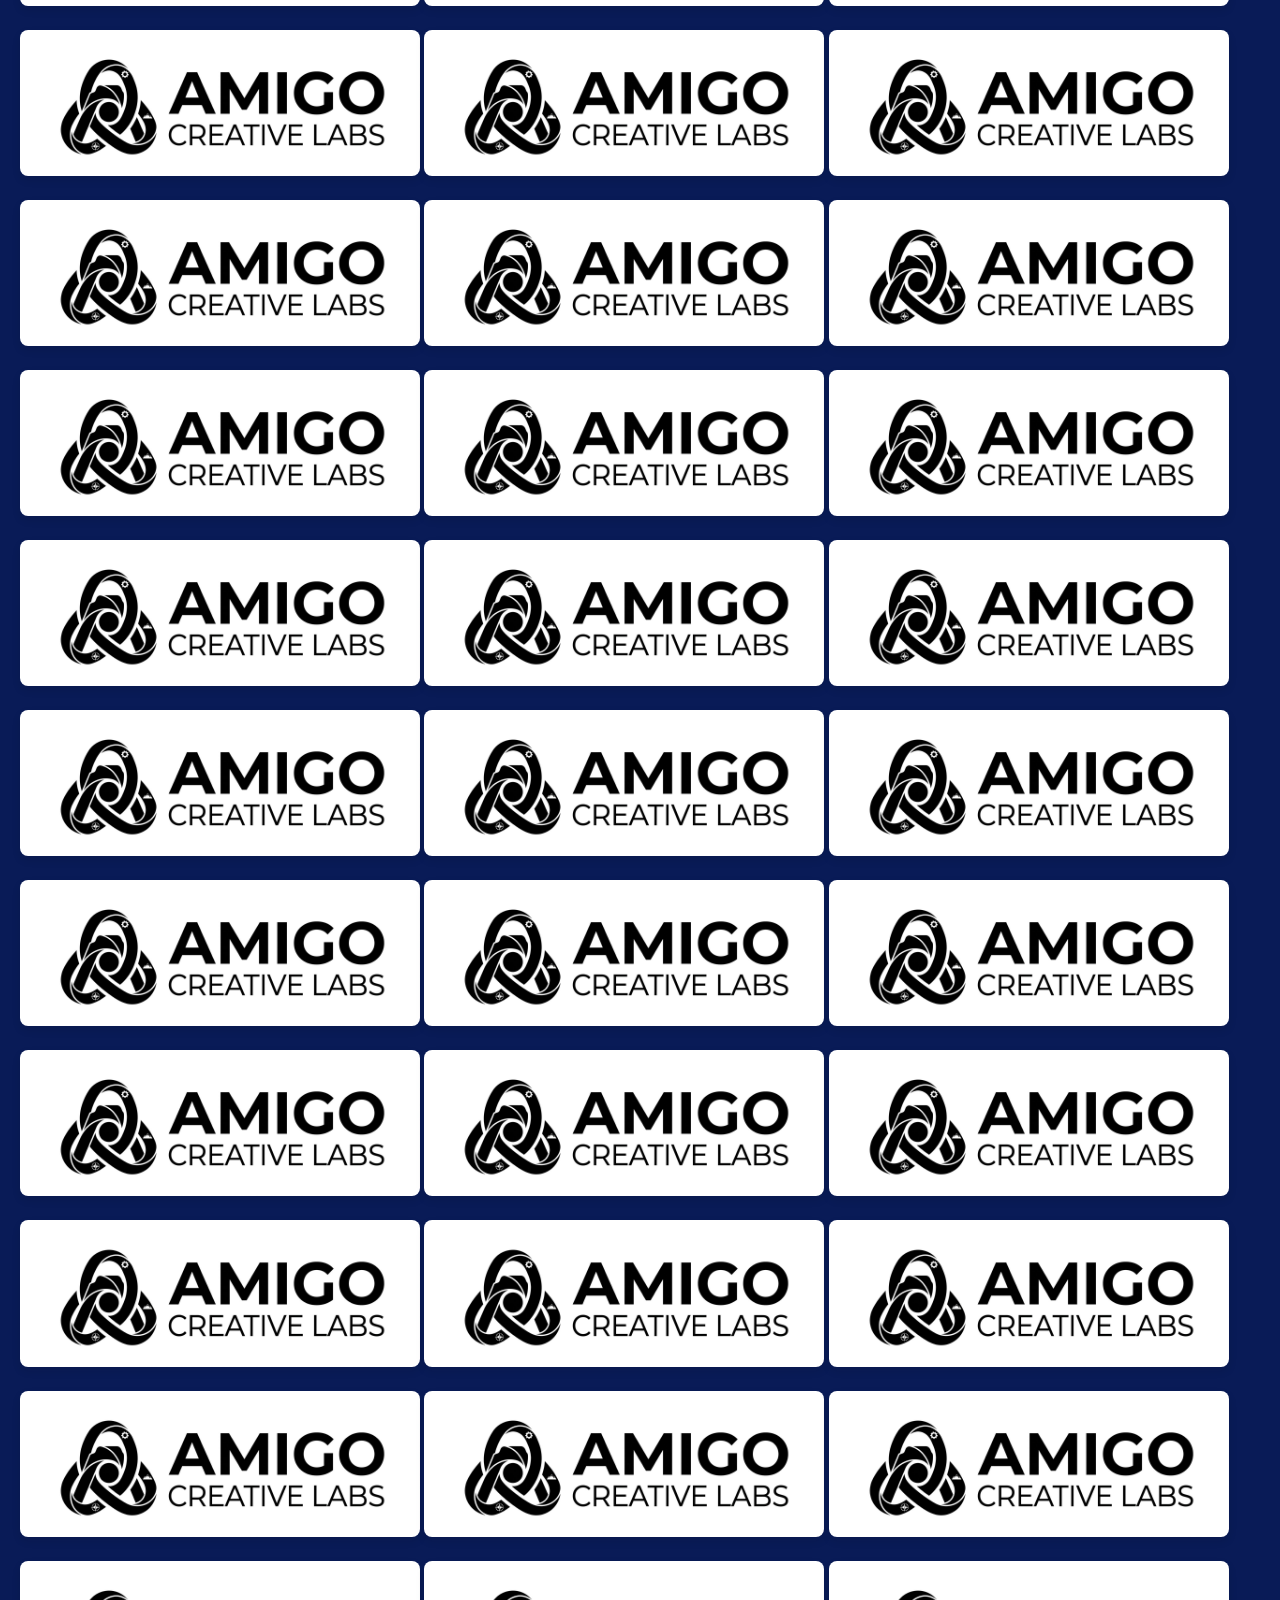
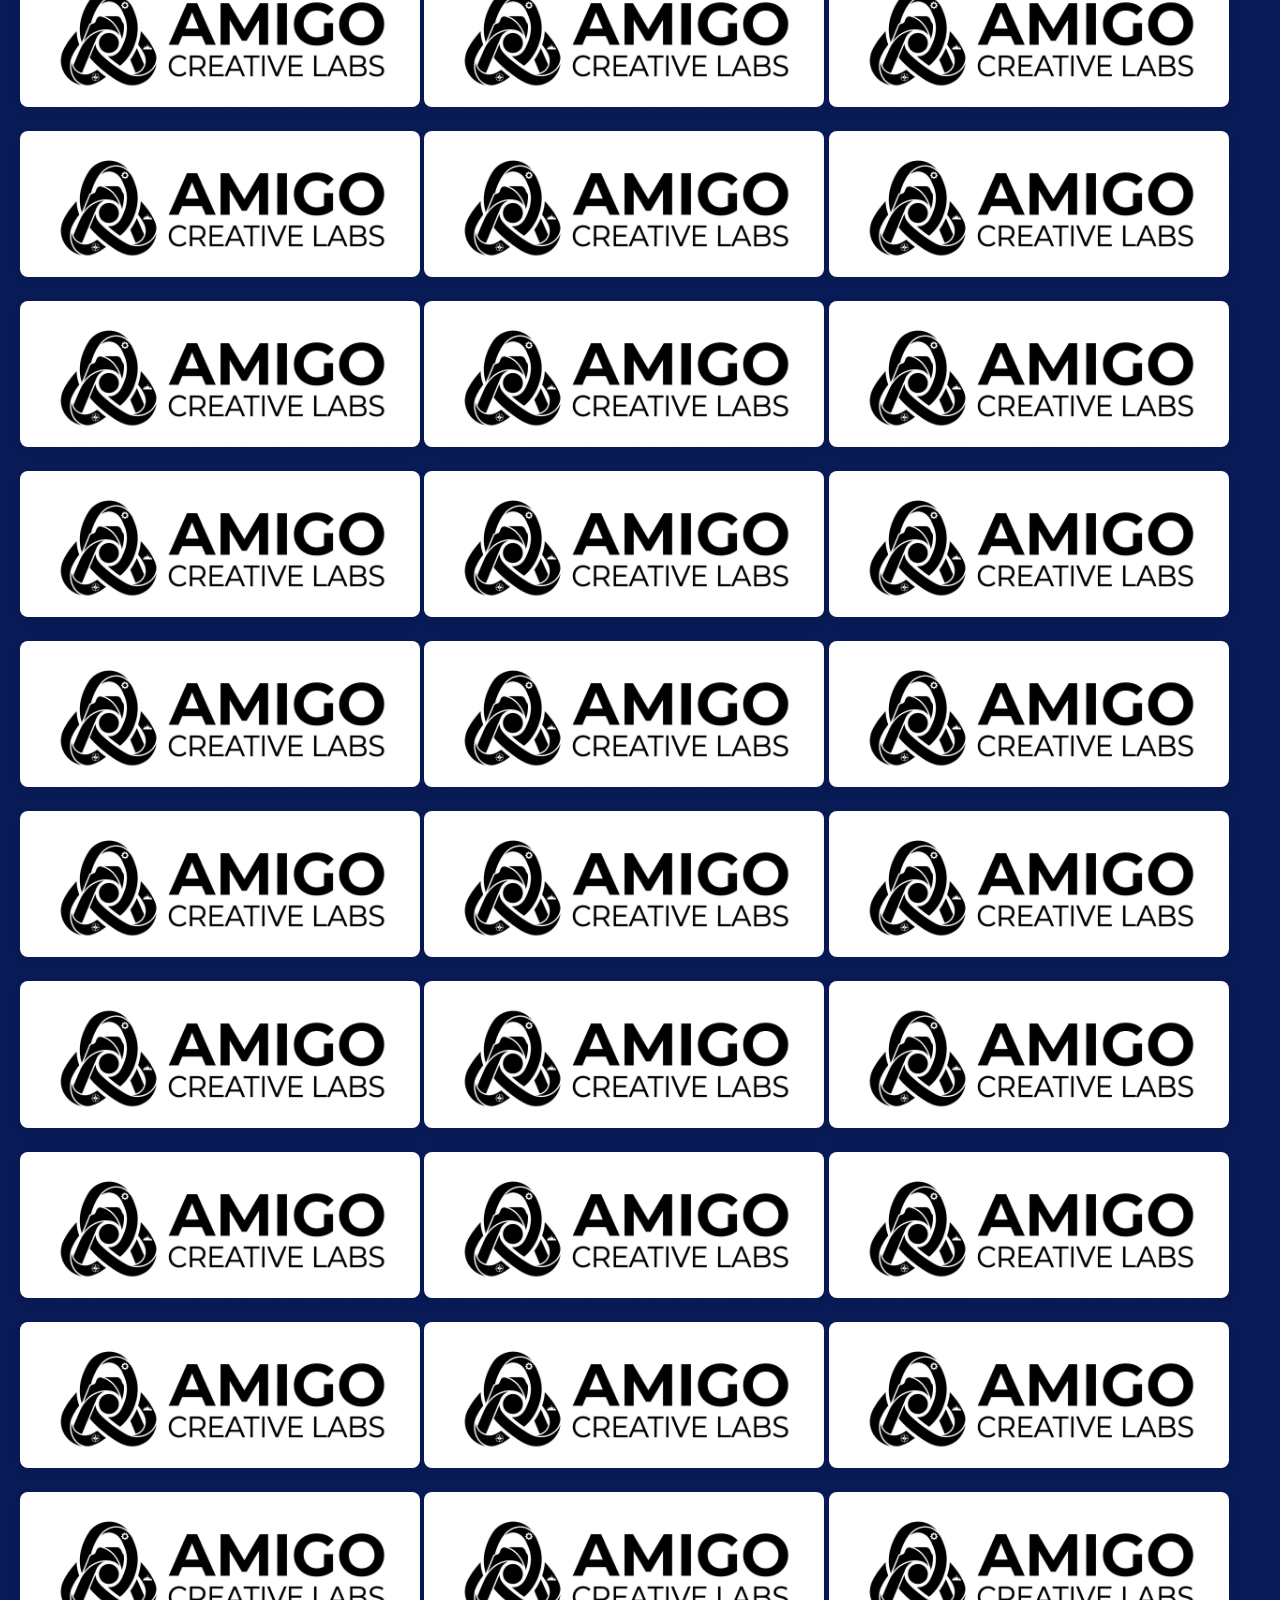
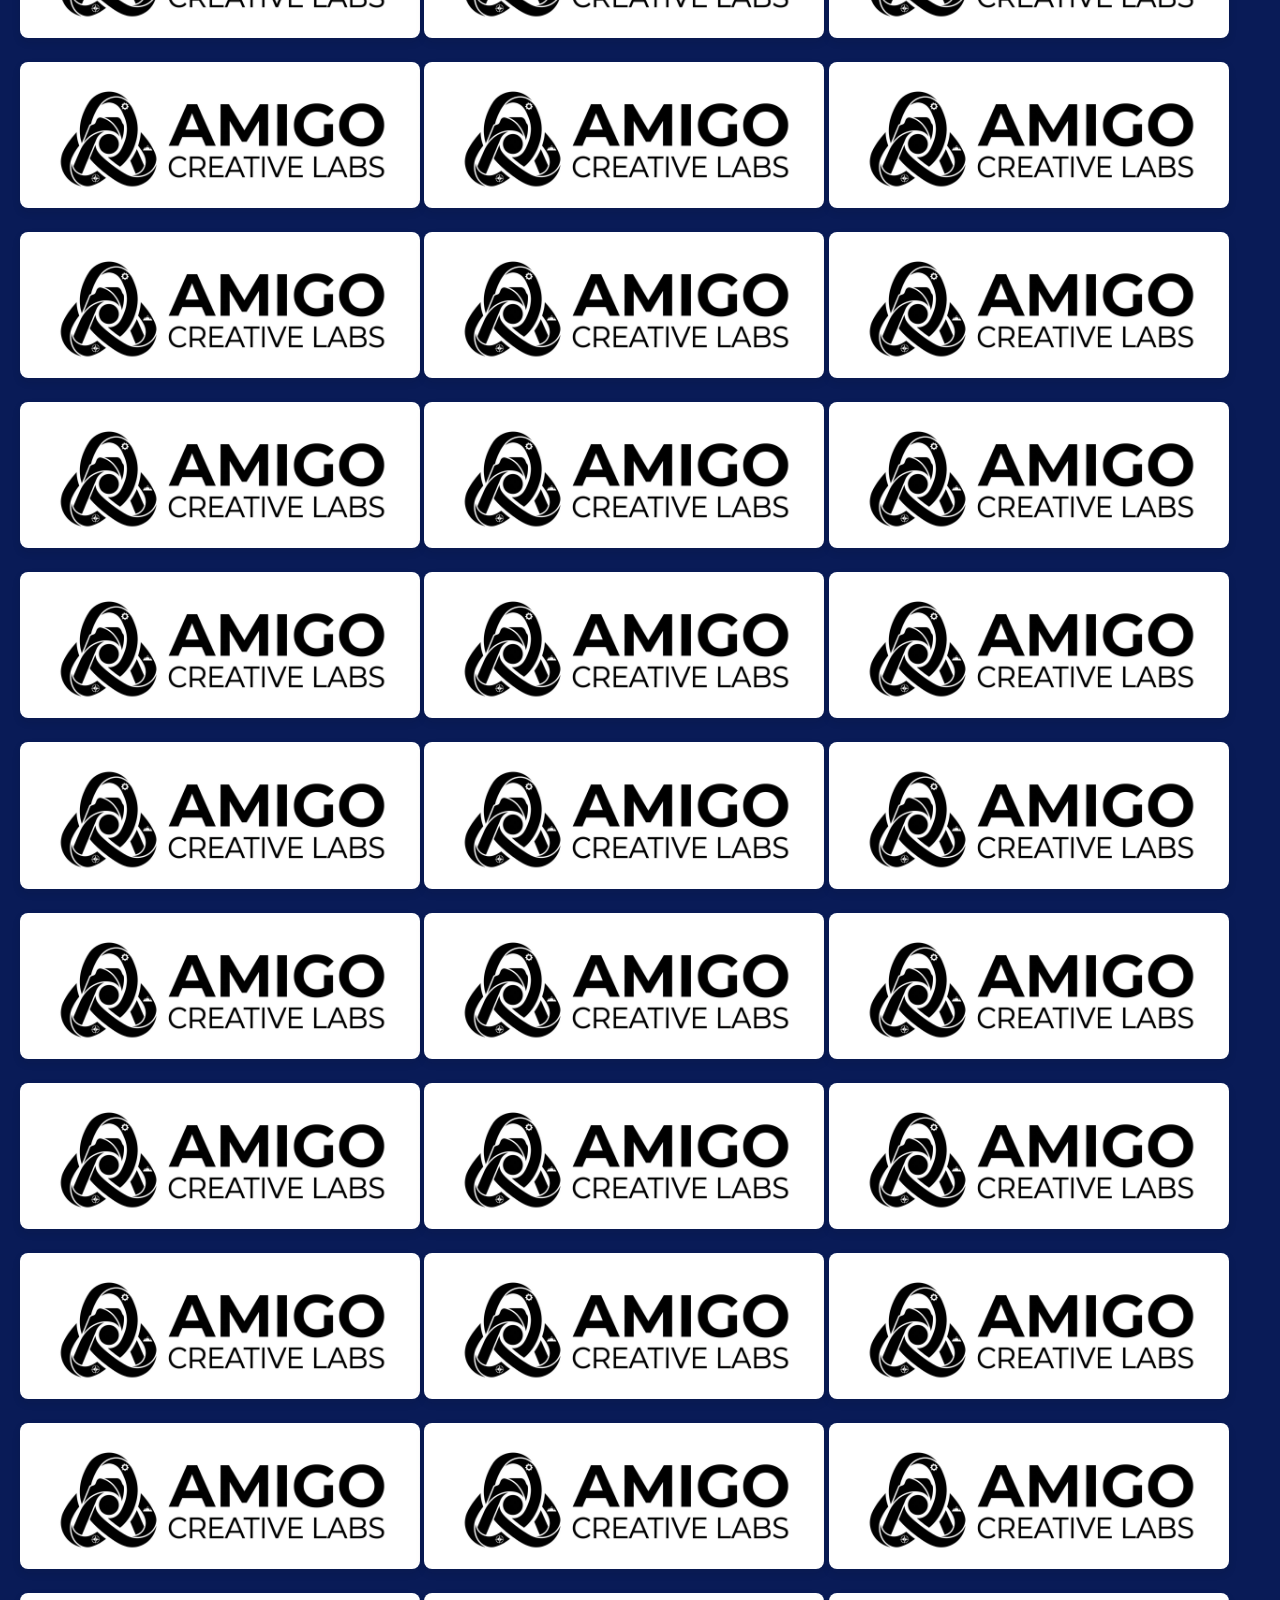
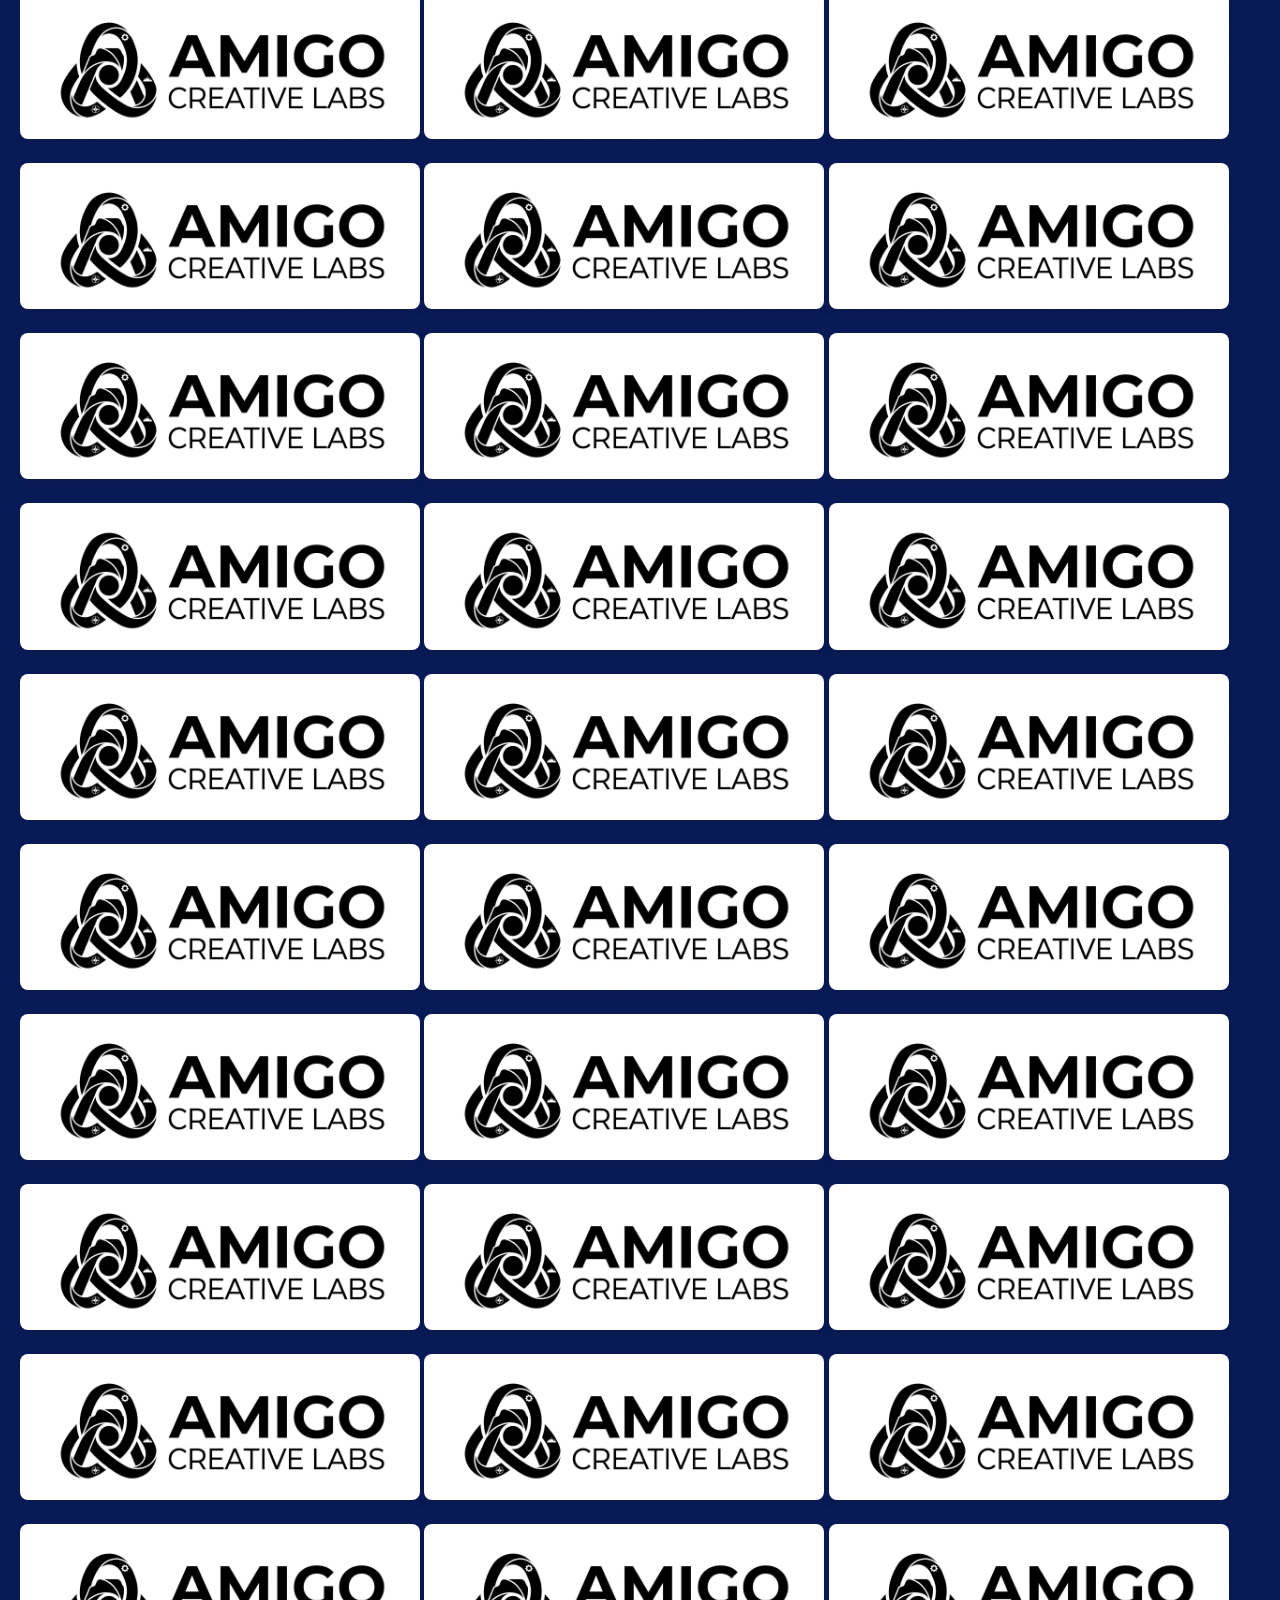
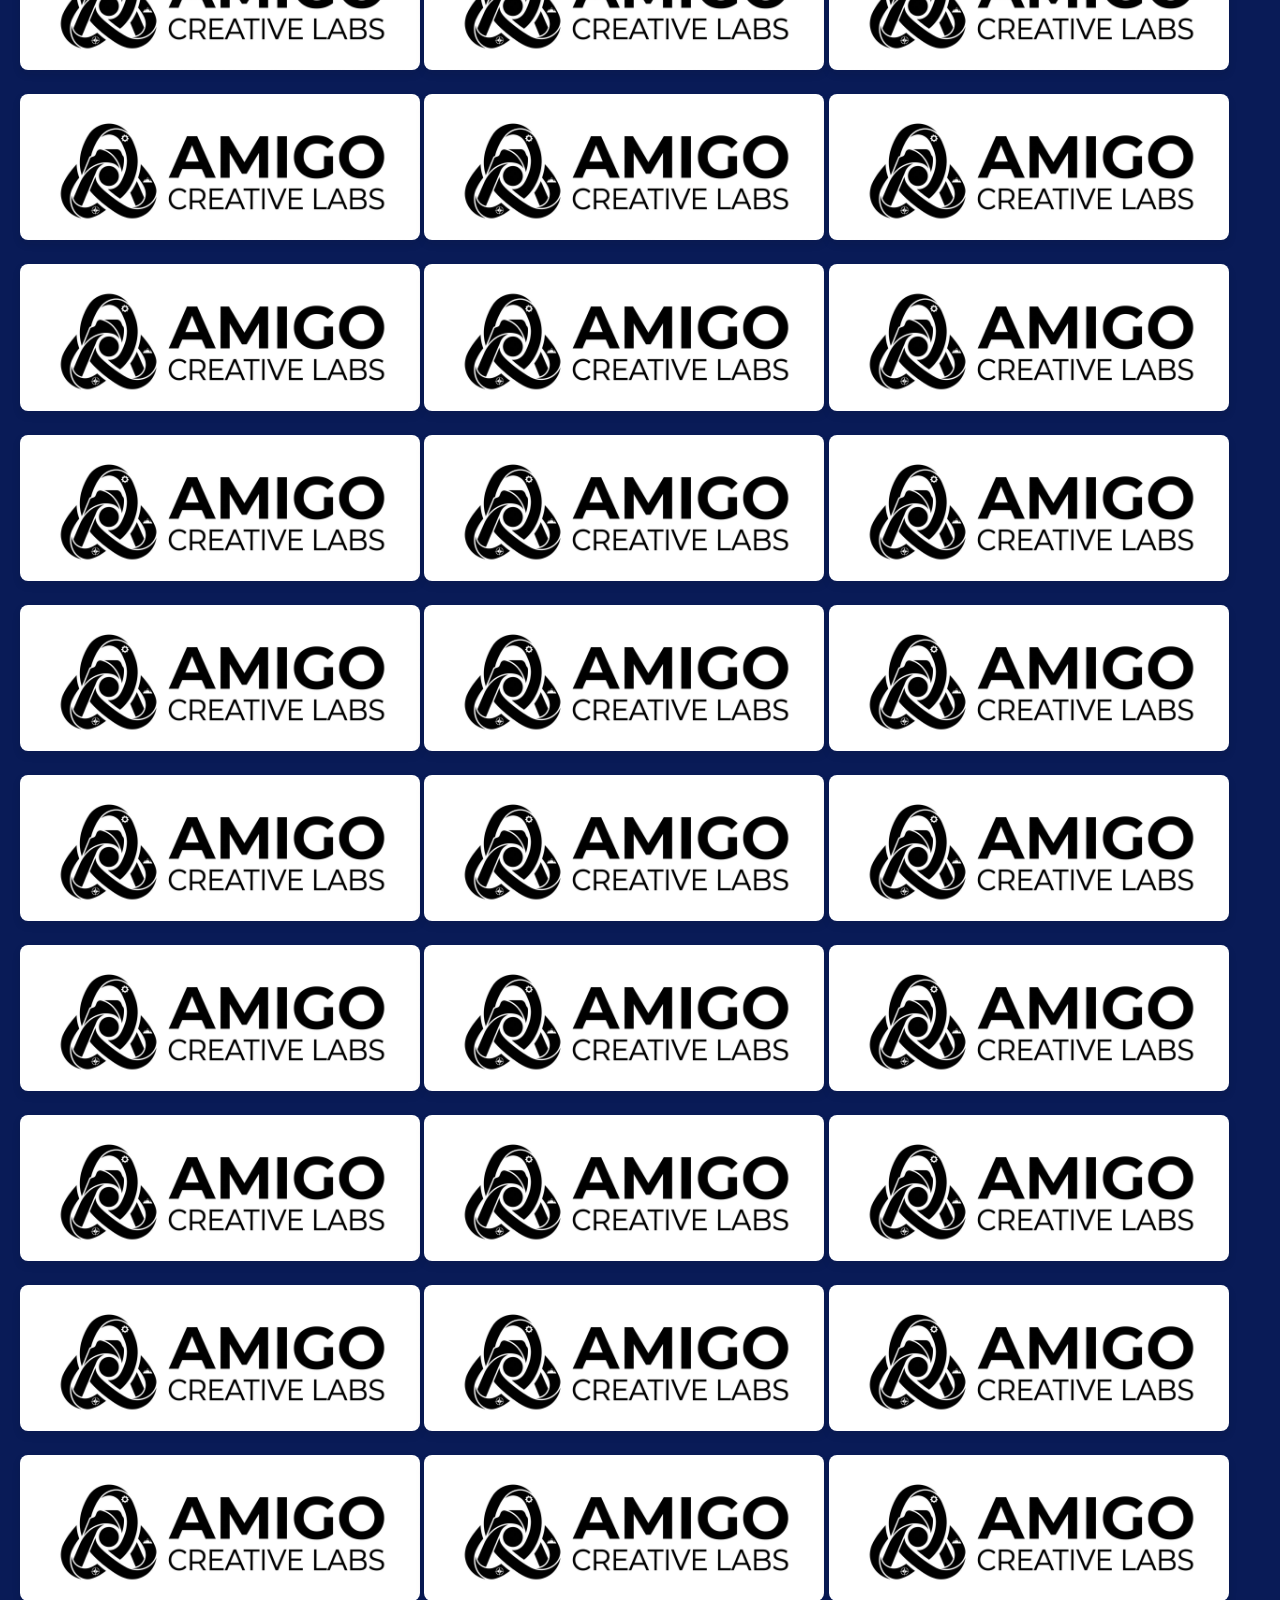
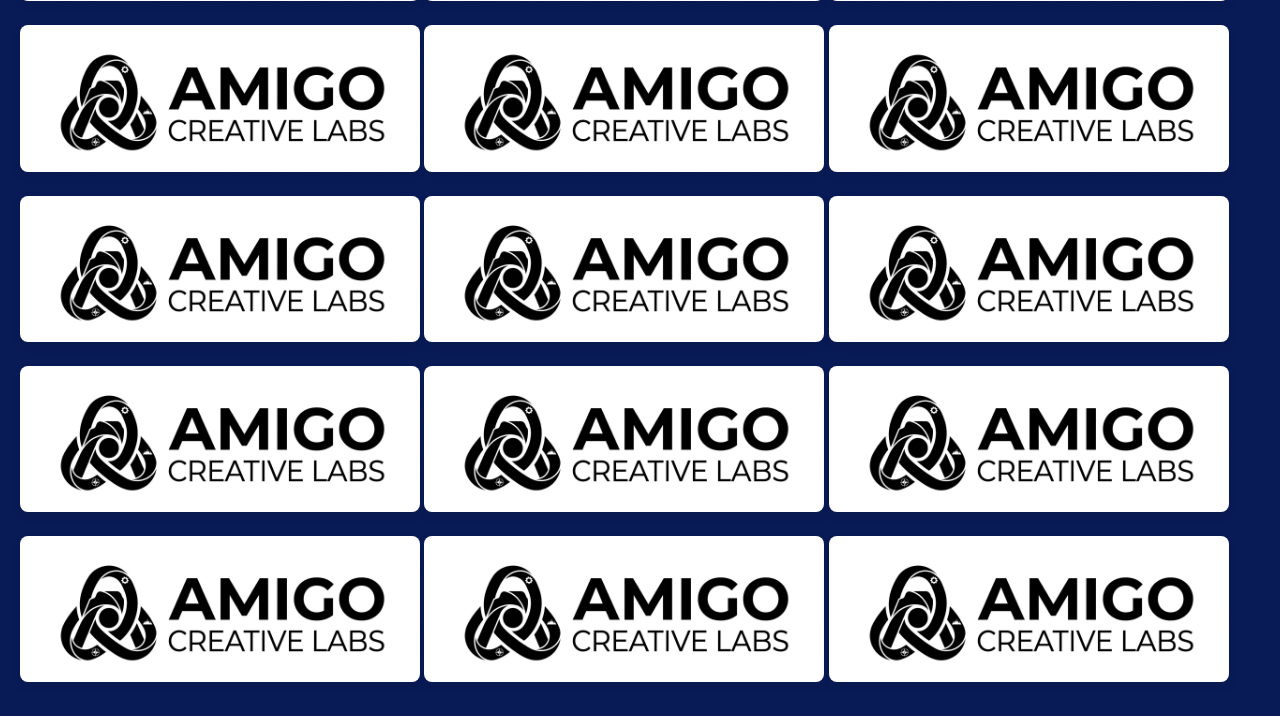
<file: pages/services/cyber-security-tranning.html>
<!DOCTYPE html>
<html>

<head>
<title>Cyber Security Training</title>
</head>

<body>
<style>
    body {
        font-family: Arial, sans-serif;
        margin: 20px;
        background-color: #091b57;
    }
    h1 {
        color: #ffffff;
        text-align: center;
        margin-bottom: 30px;
    }
    img {
       
        margin: 10px auto;
        border-radius: 8px;
        box-shadow: 0 4px 8px rgba(20, 20, 20, 0.1);
    }
</style>
<h1 >Cyber Security Gallery</h1>

<img src="../../banner.png" width="400">
<img src="../../banner.png" width="400">
<img src="../../banner.png" width="400">    
<img src="../../banner.png" width="400">
<img src="../../banner.png" width="400">
<img src="../../banner.png" width="400">  
<img src="../../banner.png" width="400">
<img src="../../banner.png" width="400">
<img src="../../banner.png" width="400">  
<img src="../../banner.png" width="400">
<img src="../../banner.png" width="400">
<img src="../../banner.png" width="400">  
<img src="../../banner.png" width="400">
<img src="../../banner.png" width="400">
<img src="../../banner.png" width="400">  
<img src="../../banner.png" width="400">
<img src="../../banner.png" width="400">
<img src="../../banner.png" width="400">  
<img src="../../banner.png" width="400">
<img src="../../banner.png" width="400">
<img src="../../banner.png" width="400">    
<img src="../../banner.png" width="400">
<img src="../../banner.png" width="400">
<img src="../../banner.png" width="400">  
<img src="../../banner.png" width="400">
<img src="../../banner.png" width="400">
<img src="../../banner.png" width="400">  
<img src="../../banner.png" width="400">
<img src="../../banner.png" width="400">
<img src="../../banner.png" width="400">  
<img src="../../banner.png" width="400">
<img src="../../banner.png" width="400">
<img src="../../banner.png" width="400">  
<img src="../../banner.png" width="400">
<img src="../../banner.png" width="400">
<img src="../../banner.png" width="400"> 
<img src="../../banner.png" width="400">
<img src="../../banner.png" width="400">
<img src="../../banner.png" width="400">    
<img src="../../banner.png" width="400">
<img src="../../banner.png" width="400">
<img src="../../banner.png" width="400">  
<img src="../../banner.png" width="400">
<img src="../../banner.png" width="400">
<img src="../../banner.png" width="400">  
<img src="../../banner.png" width="400">
<img src="../../banner.png" width="400">
<img src="../../banner.png" width="400">  
<img src="../../banner.png" width="400">
<img src="../../banner.png" width="400">
<img src="../../banner.png" width="400">  
<img src="../../banner.png" width="400">
<img src="../../banner.png" width="400">
<img src="../../banner.png" width="400">  
<img src="../../banner.png" width="400">
<img src="../../banner.png" width="400">
<img src="../../banner.png" width="400">    
<img src="../../banner.png" width="400">
<img src="../../banner.png" width="400">
<img src="../../banner.png" width="400">  
<img src="../../banner.png" width="400">
<img src="../../banner.png" width="400">
<img src="../../banner.png" width="400">  
<img src="../../banner.png" width="400">
<img src="../../banner.png" width="400">
<img src="../../banner.png" width="400">  
<img src="../../banner.png" width="400">
<img src="../../banner.png" width="400">
<img src="../../banner.png" width="400">  
<img src="../../banner.png" width="400">
<img src="../../banner.png" width="400">
<img src="../../banner.png" width="400"> 
<img src="../../banner.png" width="400">
<img src="../../banner.png" width="400">
<img src="../../banner.png" width="400">    
<img src="../../banner.png" width="400">
<img src="../../banner.png" width="400">
<img src="../../banner.png" width="400">  
<img src="../../banner.png" width="400">
<img src="../../banner.png" width="400">
<img src="../../banner.png" width="400">  
<img src="../../banner.png" width="400">
<img src="../../banner.png" width="400">
<img src="../../banner.png" width="400">  
<img src="../../banner.png" width="400">
<img src="../../banner.png" width="400">
<img src="../../banner.png" width="400">  
<img src="../../banner.png" width="400">
<img src="../../banner.png" width="400">
<img src="../../banner.png" width="400">  
<img src="../../banner.png" width="400">
<img src="../../banner.png" width="400">
<img src="../../banner.png" width="400">    
<img src="../../banner.png" width="400">
<img src="../../banner.png" width="400">
<img src="../../banner.png" width="400">  
<img src="../../banner.png" width="400">
<img src="../../banner.png" width="400">
<img src="../../banner.png" width="400">  
<img src="../../banner.png" width="400">
<img src="../../banner.png" width="400">
<img src="../../banner.png" width="400">  
<img src="../../banner.png" width="400">
<img src="../../banner.png" width="400">
<img src="../../banner.png" width="400">  
<img src="../../banner.png" width="400">
<img src="../../banner.png" width="400">
<img src="../../banner.png" width="400"> 
<img src="../../banner.png" width="400">
<img src="../../banner.png" width="400">
<img src="../../banner.png" width="400">    
<img src="../../banner.png" width="400">
<img src="../../banner.png" width="400">
<img src="../../banner.png" width="400">  
<img src="../../banner.png" width="400">
<img src="../../banner.png" width="400">
<img src="../../banner.png" width="400">  
<img src="../../banner.png" width="400">
<img src="../../banner.png" width="400">
<img src="../../banner.png" width="400">  
<img src="../../banner.png" width="400">
<img src="../../banner.png" width="400">
<img src="../../banner.png" width="400">  
<img src="../../banner.png" width="400">
<img src="../../banner.png" width="400">
<img src="../../banner.png" width="400">  
<img src="../../banner.png" width="400">
<img src="../../banner.png" width="400">
<img src="../../banner.png" width="400">    
<img src="../../banner.png" width="400">
<img src="../../banner.png" width="400">
<img src="../../banner.png" width="400">  
<img src="../../banner.png" width="400">
<img src="../../banner.png" width="400">
<img src="../../banner.png" width="400">  
<img src="../../banner.png" width="400">
<img src="../../banner.png" width="400">
<img src="../../banner.png" width="400">  
<img src="../../banner.png" width="400">
<img src="../../banner.png" width="400">
<img src="../../banner.png" width="400">  
<img src="../../banner.png" width="400">
<img src="../../banner.png" width="400">
<img src="../../banner.png" width="400"> 
<img src="../../banner.png" width="400">
<img src="../../banner.png" width="400">
<img src="../../banner.png" width="400">    
<img src="../../banner.png" width="400">
<img src="../../banner.png" width="400">
<img src="../../banner.png" width="400">  
<img src="../../banner.png" width="400">
<img src="../../banner.png" width="400">
<img src="../../banner.png" width="400">  
<img src="../../banner.png" width="400">
<img src="../../banner.png" width="400">
<img src="../../banner.png" width="400">  
<img src="../../banner.png" width="400">
<img src="../../banner.png" width="400">
<img src="../../banner.png" width="400">  
<img src="../../banner.png" width="400">
<img src="../../banner.png" width="400">
<img src="../../banner.png" width="400">  
<img src="../../banner.png" width="400">
<img src="../../banner.png" width="400">
<img src="../../banner.png" width="400">    
<img src="../../banner.png" width="400">
<img src="../../banner.png" width="400">
<img src="../../banner.png" width="400">  
<img src="../../banner.png" width="400">
<img src="../../banner.png" width="400">
<img src="../../banner.png" width="400">  
<img src="../../banner.png" width="400">
<img src="../../banner.png" width="400">
<img src="../../banner.png" width="400">  
<img src="../../banner.png" width="400">
<img src="../../banner.png" width="400">
<img src="../../banner.png" width="400">  
<img src="../../banner.png" width="400">
<img src="../../banner.png" width="400">
<img src="../../banner.png" width="400"> 

</body>

</html>
</file>
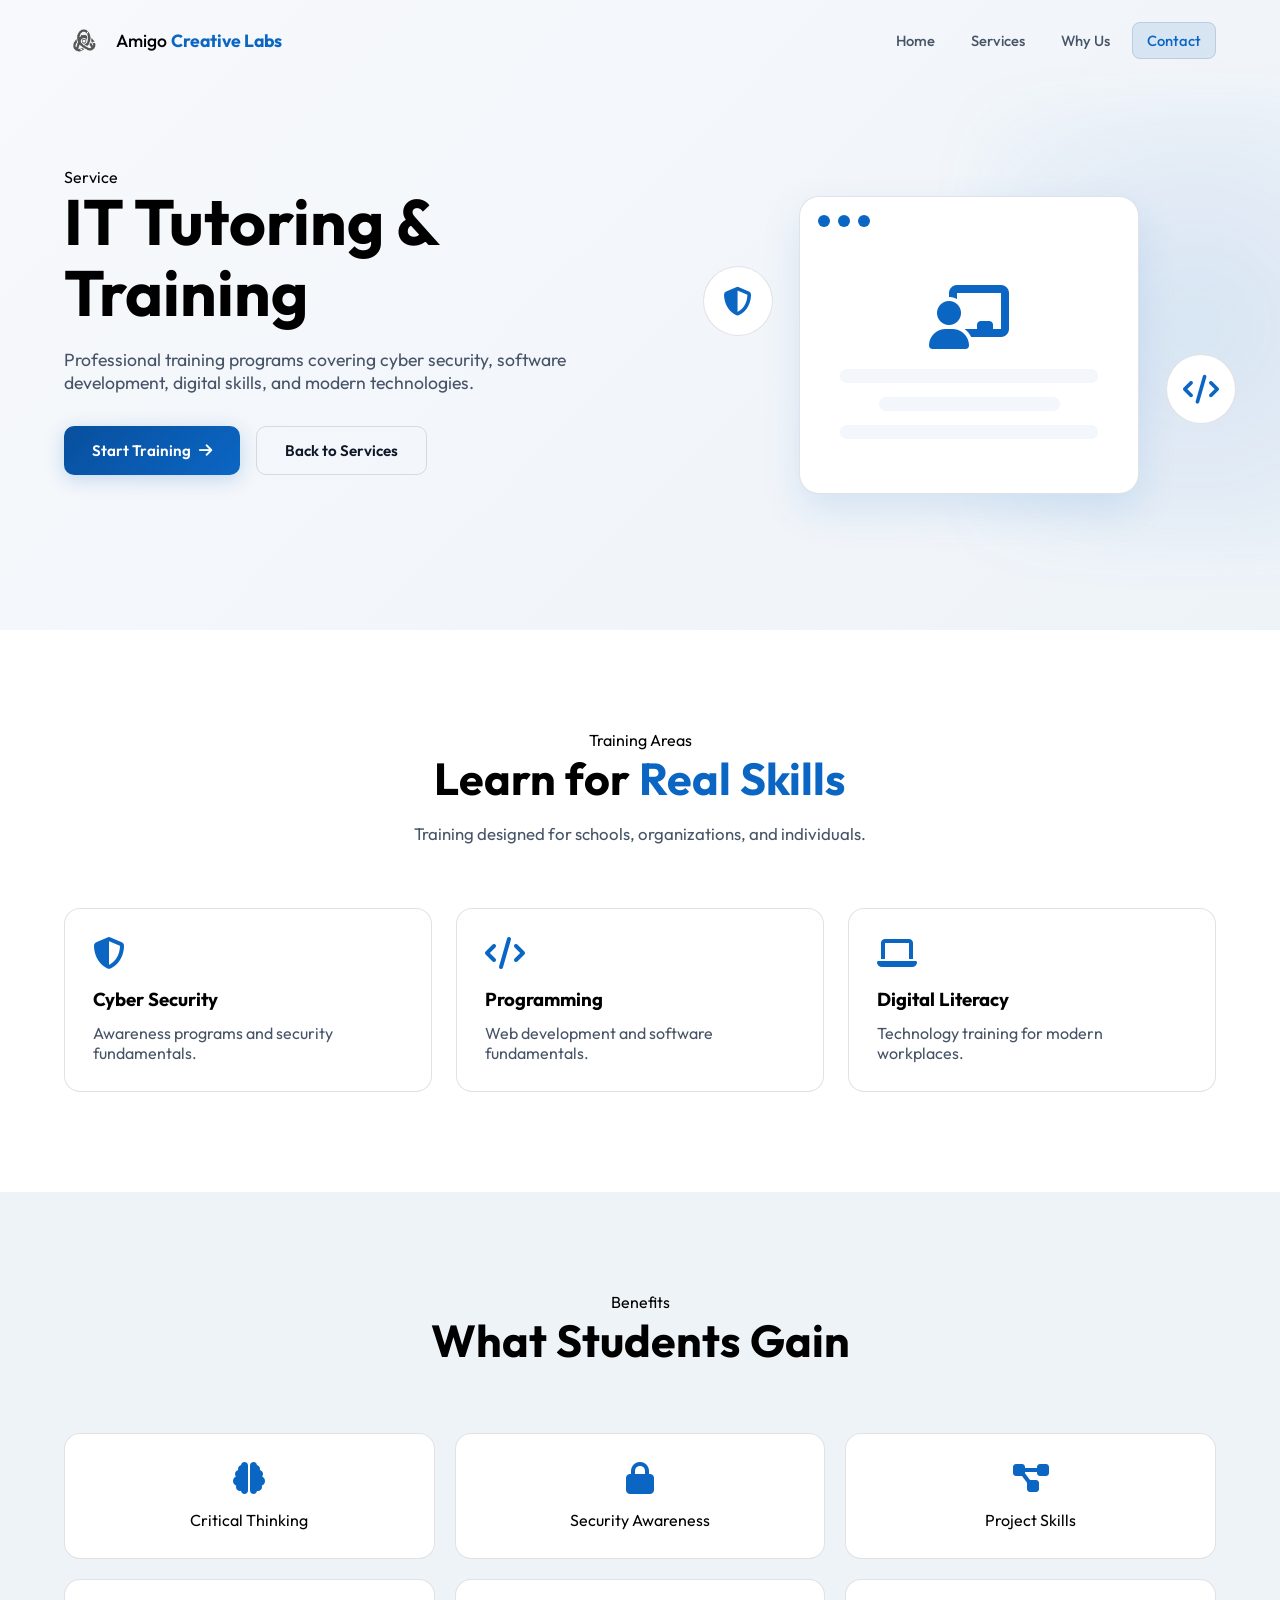
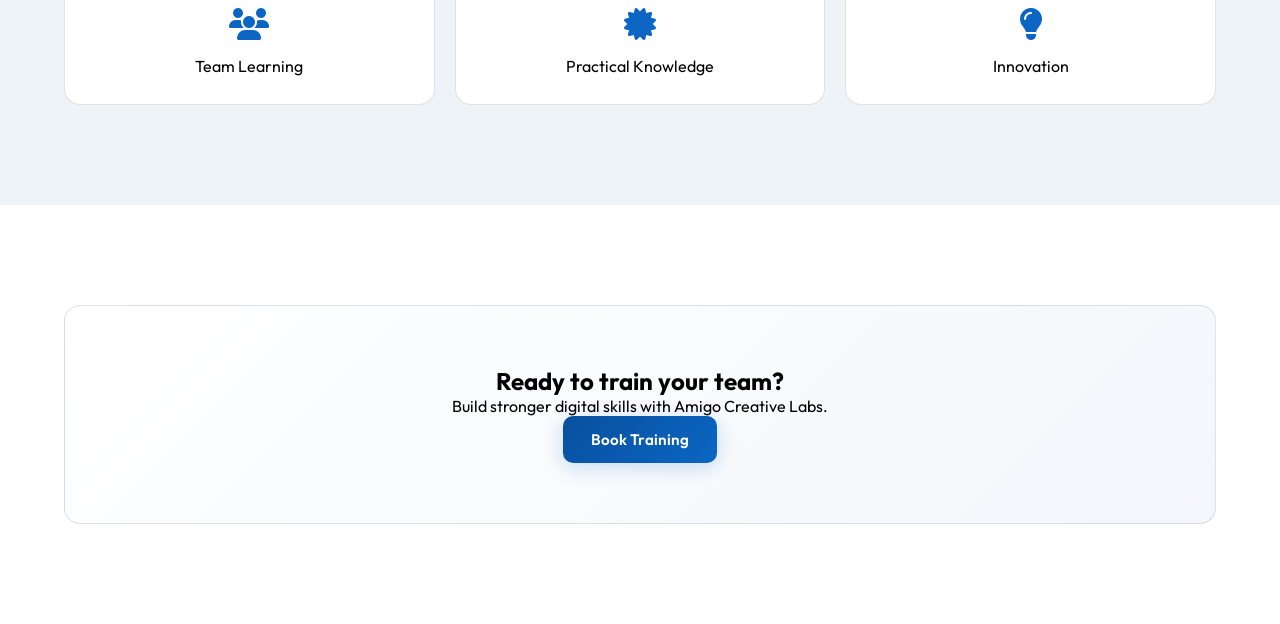
<file: pages/services/it-tutoring-training.html>
<!DOCTYPE html>
<html lang="en">
<head>
<link rel="icon" href="../../logo bg.png">
<meta charset="UTF-8">
<meta name="viewport" content="width=device-width, initial-scale=1.0">

<title>IT Tutoring & Training | Amigo Creative Labs</title>

<link rel="stylesheet" href="../../style.css">

<link rel="stylesheet"
href="https://cdnjs.cloudflare.com/ajax/libs/font-awesome/6.5.0/css/all.min.css">

<link href="https://fonts.googleapis.com/css2?family=Outfit:wght@300;400;500;600;700;800&family=Space+Mono:wght@400;700&display=swap"
rel="stylesheet">
</head>

<body>

<nav id="navbar" class="scrolled">

<div class="nav-container">

<a href="../../index.html#home" class="nav-logo">

<img src="../../logo bg.png" alt="Amigo Creative Labs">
<span>
Amigo <strong>Creative Labs</strong>
</span>

</a>

<ul class="nav-links open-on-page">

<li><a href="../../index.html#home">Home</a></li>

<li><a href="../../index.html#services">Services</a></li>

<li><a href="../../index.html#why-us">Why Us</a></li>

<li>
<a href="../../index.html#contact"
class="nav-cta">
Contact
</a>
</li>

</ul>

</div>

</nav>

<main>

<section class="page-hero training-hero">

<div class="container page-hero-grid">

<div>

<div class="section-label">
Service
</div>

<h1>
IT Tutoring & Training
</h1>

<p>
Professional training programs covering cyber security,
software development, digital skills, and modern technologies.
</p>

<div class="hero-btns">

<a href="../../index.html#contact"
class="btn btn-primary">

Start Training
<i class="fas fa-arrow-right"></i>

</a>

<a href="../../index.html#services"
class="btn btn-outline">

Back to Services

</a>

</div>

</div>


<div class="training-preview">

<div class="training-board">

<div class="board-top">

<span></span>
<span></span>
<span></span>

</div>

<div class="board-screen">

<i class="fas fa-chalkboard-user"></i>

<div class="learn-bar"></div>

<div class="learn-bar small"></div>

<div class="learn-bar"></div>

</div>

</div>


<div class="training-badge badge1">
<i class="fas fa-shield-halved"></i>
</div>

<div class="training-badge badge2">
<i class="fas fa-code"></i>
</div>

</div>

</div>

</section>



<section class="section-pad">

<div class="container">

<div class="section-head">

<div class="section-label">
Training Areas
</div>

<h2>

Learn for
<span class="accent-text">
Real Skills
</span>

</h2>

<p>
Training designed for schools, organizations, and individuals.
</p>

</div>


<div class="detail-grid">

<article class="detail-card training-card">

<i class="fas fa-shield-halved"></i>

<h3>
Cyber Security
</h3>

<p>
Awareness programs and security fundamentals.
</p>

</article>


<article class="detail-card training-card">

<i class="fas fa-code"></i>

<h3>
Programming
</h3>

<p>
Web development and software fundamentals.
</p>

</article>


<article class="detail-card training-card">

<i class="fas fa-laptop"></i>

<h3>
Digital Literacy
</h3>

<p>
Technology training for modern workplaces.
</p>

</article>

</div>

</div>

</section>


<section class="section-pad about">

<div class="container">

<div class="section-head">

<div class="section-label">
Benefits
</div>

<h2>
What Students Gain
</h2>

</div>

<div class="training-grid">

<div class="training-item">
<i class="fas fa-brain"></i>
Critical Thinking
</div>

<div class="training-item">
<i class="fas fa-lock"></i>
Security Awareness
</div>

<div class="training-item">
<i class="fas fa-diagram-project"></i>
Project Skills
</div>

<div class="training-item">
<i class="fas fa-users"></i>
Team Learning
</div>

<div class="training-item">
<i class="fas fa-certificate"></i>
Practical Knowledge
</div>

<div class="training-item">
<i class="fas fa-lightbulb"></i>
Innovation
</div>

</div>

</div>

</section>
<section class="section-pad">

<div class="container">

<div class="training-cta">

<h2>
Ready to train your team?
</h2>

<p>
Build stronger digital skills with Amigo Creative Labs.
</p>

<a href="../../index.html#contact"
class="btn btn-primary">

Book Training

</a>

</div>

</div>

</section>

</main>

<script src="../../script.js"></script>

</body>
</html>
</file>
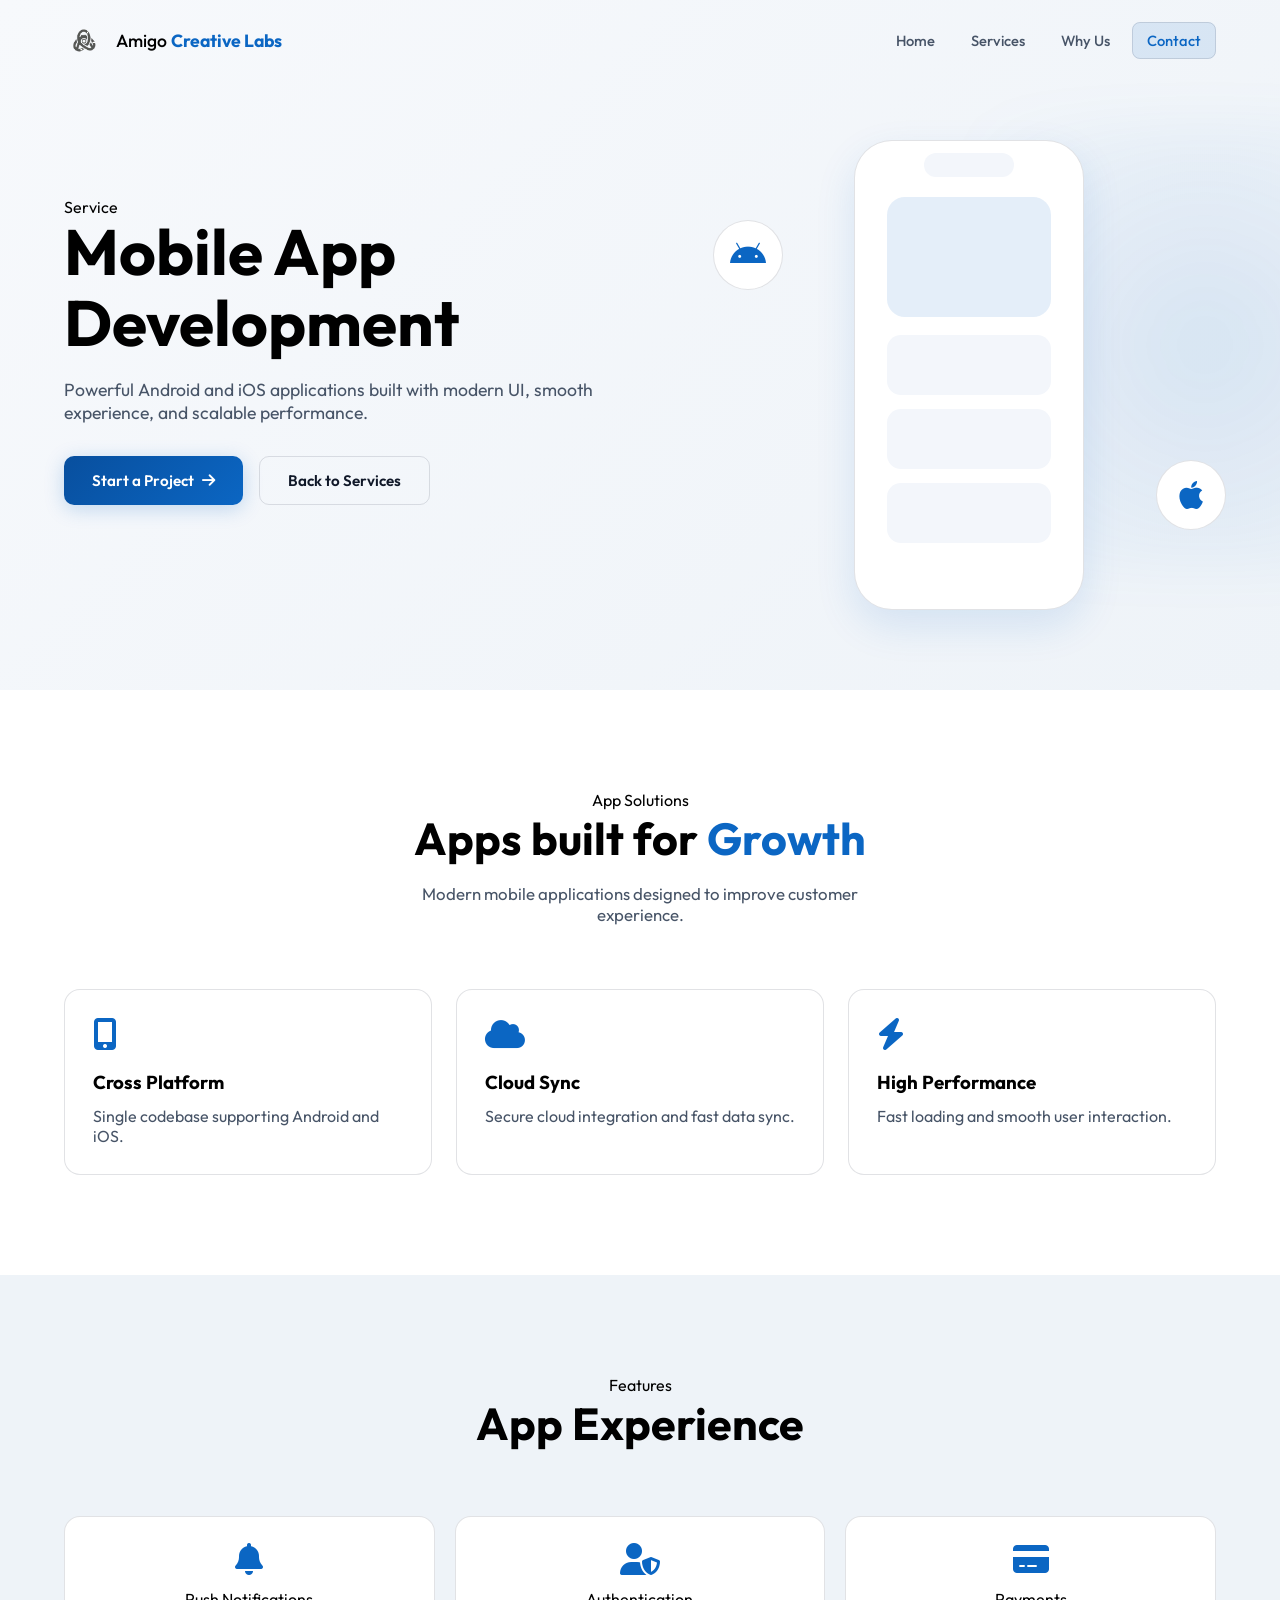
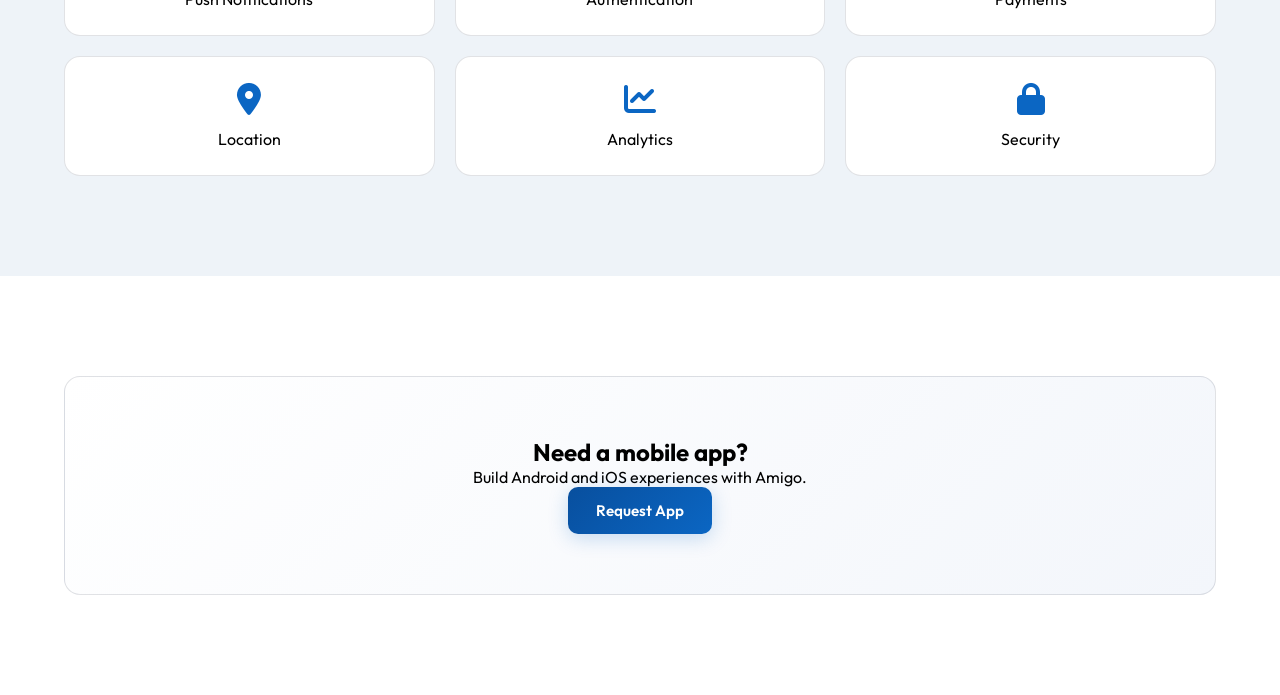
<file: pages/services/mobile-app-development.html>
<!DOCTYPE html>
<html lang="en">
<head>
<link rel="icon" href="../../logo bg.png">
<meta charset="UTF-8">
<meta name="viewport" content="width=device-width, initial-scale=1.0">

<title>Mobile App Development | Amigo Creative Labs</title>

<link rel="stylesheet" href="../../style.css">

<link rel="stylesheet"
href="https://cdnjs.cloudflare.com/ajax/libs/font-awesome/6.5.0/css/all.min.css">

<link href="https://fonts.googleapis.com/css2?family=Outfit:wght@300;400;500;600;700;800&family=Space+Mono:wght@400;700&display=swap"
rel="stylesheet">
</head>

<body>

<nav id="navbar" class="scrolled">

<div class="nav-container">

<a href="../../index.html#home" class="nav-logo">

<img src="../../logo bg.png" alt="Amigo Creative Labs">

<span>
Amigo <strong>Creative Labs</strong>
</span>

</a>

<ul class="nav-links open-on-page">

<li><a href="../../index.html#home">Home</a></li>

<li><a href="../../index.html#services">Services</a></li>

<li><a href="../../index.html#why-us">Why Us</a></li>

<li>
<a href="../../index.html#contact"
class="nav-cta">

Contact

</a>
</li>

</ul>

</div>

</nav>

<main>

<section class="page-hero mobile-hero">

<div class="container page-hero-grid">

<div>

<div class="section-label">
Service
</div>

<h1>
Mobile App Development
</h1>

<p>
Powerful Android and iOS applications built with modern UI,
smooth experience, and scalable performance.
</p>

<div class="hero-btns">

<a href="../../index.html#contact"
class="btn btn-primary">

Start a Project
<i class="fas fa-arrow-right"></i>

</a>

<a href="../../index.html#services"
class="btn btn-outline">

Back to Services

</a>

</div>

</div>


<div class="mobile-preview">

<div class="mobile-phone">

<div class="mobile-notch"></div>

<div class="mobile-screen">

<div class="mobile-header"></div>

<div class="mobile-card"></div>

<div class="mobile-card"></div>

<div class="mobile-card"></div>

</div>

</div>

<div class="mobile-float app1">
<i class="fab fa-android"></i>
</div>

<div class="mobile-float app2">
<i class="fab fa-apple"></i>
</div>

</div>

</div>

</section>



<section class="section-pad">

<div class="container">

<div class="section-head">

<div class="section-label">
App Solutions
</div>

<h2>

Apps built for
<span class="accent-text">
Growth
</span>

</h2>

<p>
Modern mobile applications designed to improve customer experience.
</p>

</div>


<div class="detail-grid">

<article class="detail-card mobile-card-item">

<i class="fas fa-mobile-screen-button"></i>

<h3>
Cross Platform
</h3>

<p>
Single codebase supporting Android and iOS.
</p>

</article>


<article class="detail-card mobile-card-item">

<i class="fas fa-cloud"></i>

<h3>
Cloud Sync
</h3>

<p>
Secure cloud integration and fast data sync.
</p>

</article>


<article class="detail-card mobile-card-item">

<i class="fas fa-bolt"></i>

<h3>
High Performance
</h3>

<p>
Fast loading and smooth user interaction.
</p>

</article>

</div>

</div>

</section>


<section class="section-pad about">

<div class="container">

<div class="section-head">

<div class="section-label">
Features
</div>

<h2>
App Experience
</h2>

</div>

<div class="mobile-feature-grid">

<div class="mobile-feature">
<i class="fas fa-bell"></i>
Push Notifications
</div>

<div class="mobile-feature">
<i class="fas fa-user-shield"></i>
Authentication
</div>

<div class="mobile-feature">
<i class="fas fa-credit-card"></i>
Payments
</div>

<div class="mobile-feature">
<i class="fas fa-location-dot"></i>
Location
</div>

<div class="mobile-feature">
<i class="fas fa-chart-line"></i>
Analytics
</div>

<div class="mobile-feature">
<i class="fas fa-lock"></i>
Security
</div>

</div>

</div>

</section>
<section class="section-pad">

<div class="container">

<div class="mobile-cta">

<h2>
Need a mobile app?
</h2>

<p>
Build Android and iOS experiences with Amigo.
</p>

<a href="../../index.html#contact"
class="btn btn-primary">

Request App

</a>

</div>

</div>

</section>

</main>

<script src="../../script.js"></script>

</body>
</html>
</file>
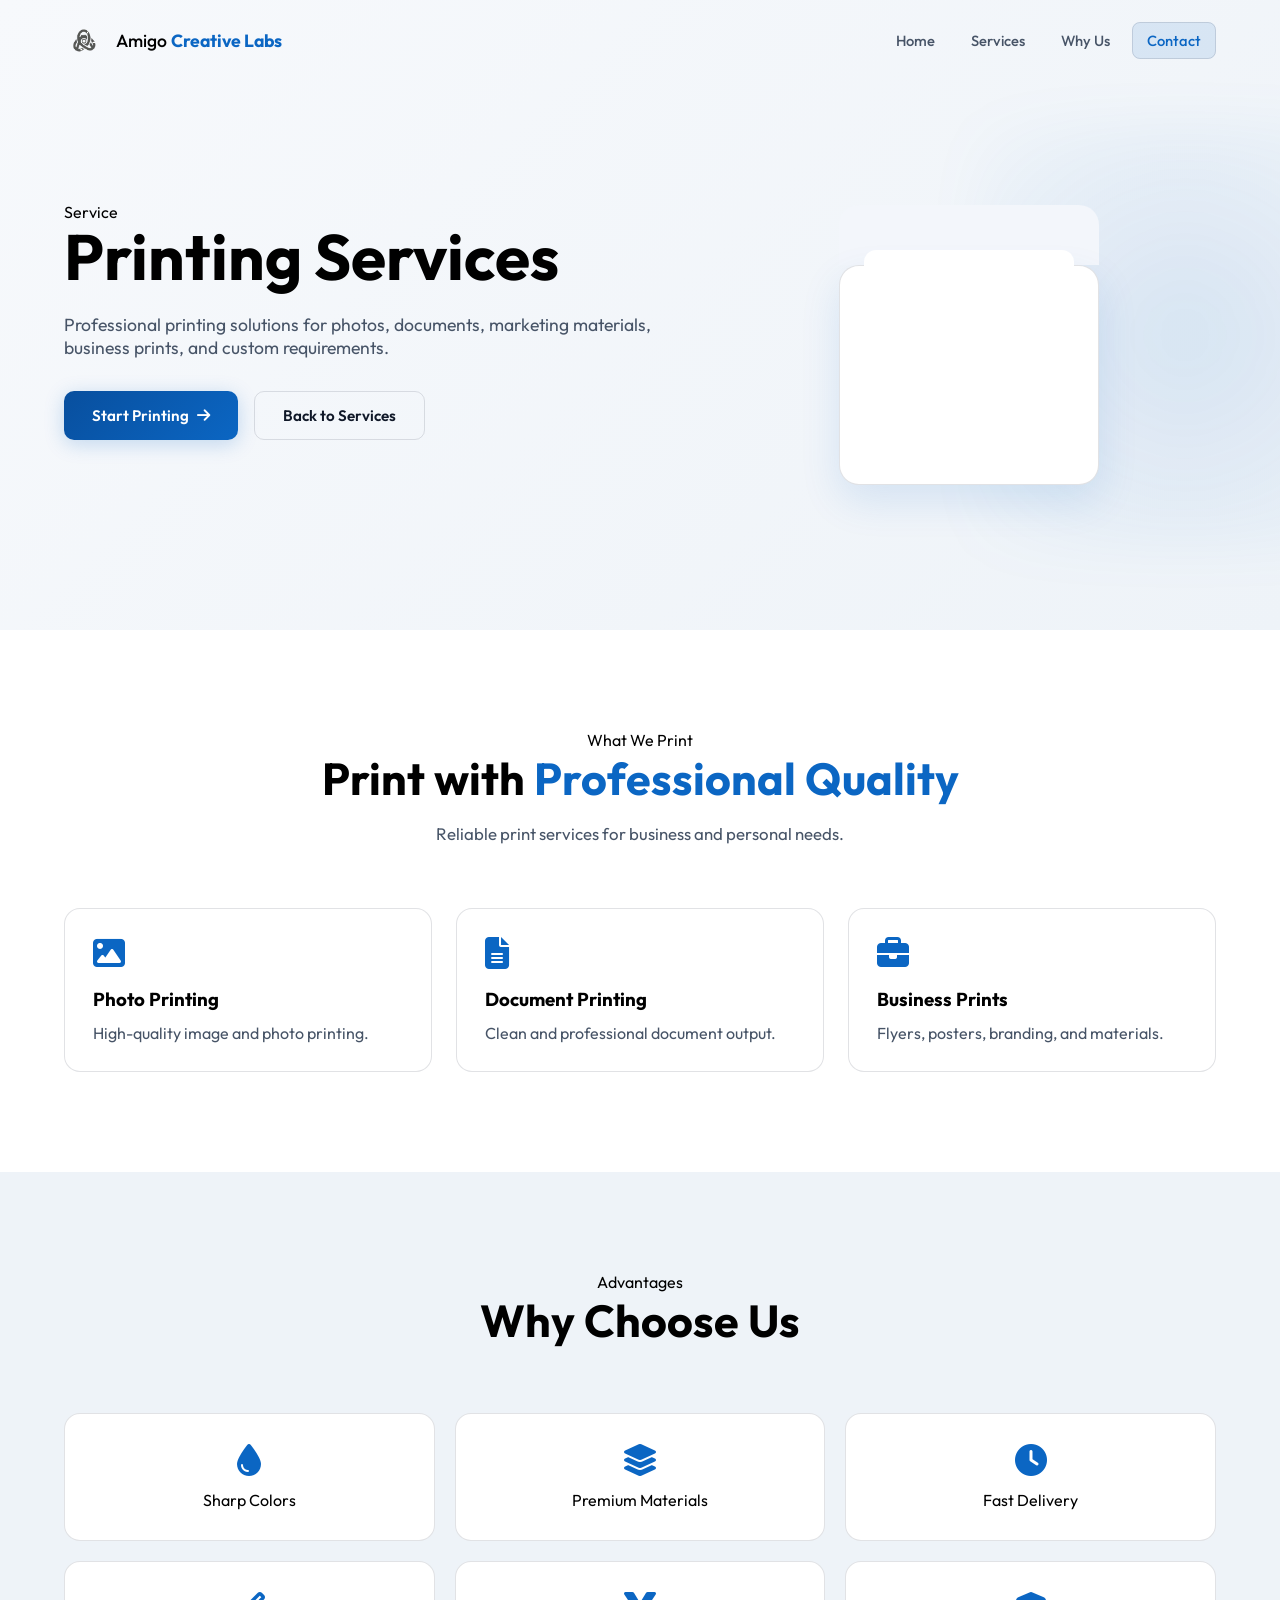
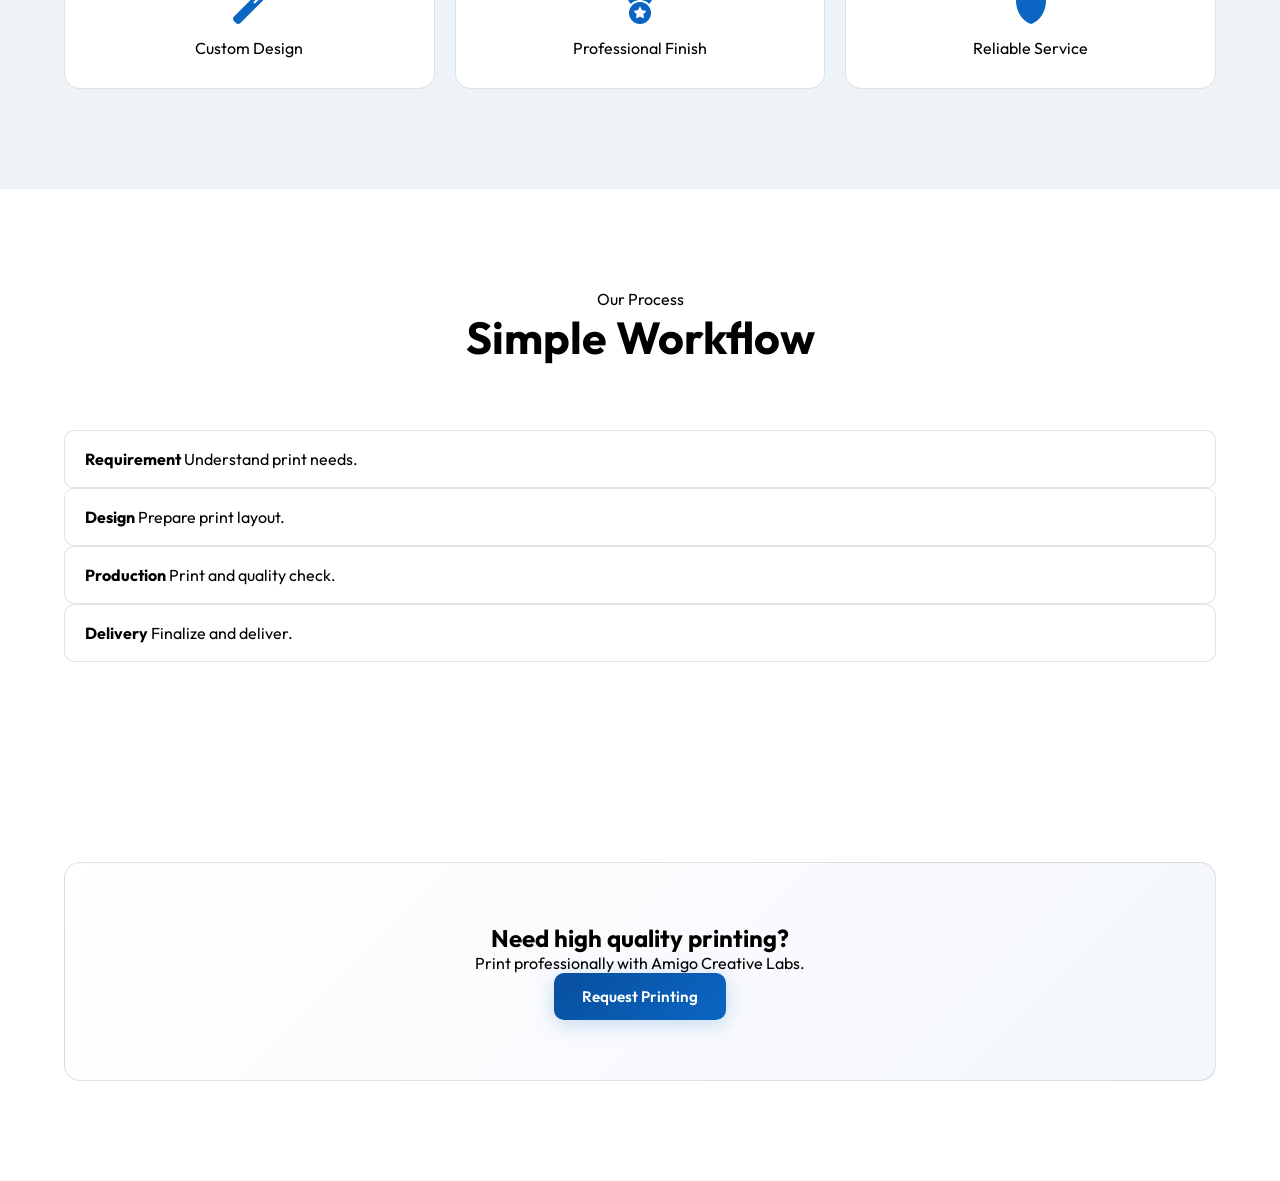
<file: pages/services/printing-services.html>
<!DOCTYPE html>
<html lang="en">
<head>
<link rel="icon" href="../../logo bg.png">
<meta charset="UTF-8">
<meta name="viewport" content="width=device-width, initial-scale=1.0">

<title>Printing Services | Amigo Creative Labs</title>

<link rel="stylesheet" href="../../style.css">

<link rel="stylesheet"
href="https://cdnjs.cloudflare.com/ajax/libs/font-awesome/6.5.0/css/all.min.css">

<link href="https://fonts.googleapis.com/css2?family=Outfit:wght@300;400;500;600;700;800&family=Space+Mono:wght@400;700&display=swap"
rel="stylesheet">
</head>

<body>

<nav id="navbar" class="scrolled">
<div class="nav-container">
<a href="../../index.html#home" class="nav-logo">

<img src="../../logo bg.png" alt="Amigo Creative Labs">
<span>
Amigo <strong>Creative Labs</strong>
</span>

</a>

<ul class="nav-links open-on-page">
<li><a href="../../index.html#home">Home</a></li>
<li><a href="../../index.html#services">Services</a></li>
<li><a href="../../index.html#why-us">Why Us</a></li>
<li><a href="../../index.html#contact" class="nav-cta">Contact</a></li>
</ul>

</div>
</nav>

<main>

<section class="page-hero printing-hero">

<div class="container page-hero-grid">

<div>

<div class="section-label">
Service
</div>

<h1>
Printing Services
</h1>

<p>
Professional printing solutions for photos, documents,
marketing materials, business prints, and custom requirements.
</p>

<div class="hero-btns">

<a href="../../index.html#contact"
class="btn btn-primary">

Start Printing
<i class="fas fa-arrow-right"></i>

</a>

<a href="../../index.html#services"
class="btn btn-outline">

Back to Services

</a>

</div>

</div>


<div class="print-machine">

<div class="printer">

<div class="printer-top"></div>

<div class="paper"></div>

<div class="printer-body">
<i class="fas fa-print"></i>
</div>

</div>

</div>

</div>

</section>



<section class="section-pad">

<div class="container">

<div class="section-head">

<div class="section-label">
What We Print
</div>

<h2>

Print with
<span class="accent-text">
Professional Quality
</span>

</h2>

<p>
Reliable print services for business and personal needs.
</p>

</div>


<div class="detail-grid">

<article class="detail-card print-card">

<i class="fas fa-image"></i>

<h3>
Photo Printing
</h3>

<p>
High-quality image and photo printing.
</p>

</article>


<article class="detail-card print-card">

<i class="fas fa-file-lines"></i>

<h3>
Document Printing
</h3>

<p>
Clean and professional document output.
</p>

</article>


<article class="detail-card print-card">

<i class="fas fa-briefcase"></i>

<h3>
Business Prints
</h3>

<p>
Flyers, posters, branding, and materials.
</p>

</article>

</div>

</div>

</section>


<section class="section-pad about">

<div class="container">

<div class="section-head">

<div class="section-label">
Advantages
</div>

<h2>
Why Choose Us
</h2>

</div>

<div class="printing-grid">

<div class="printing-item">
<i class="fas fa-droplet"></i>
Sharp Colors
</div>

<div class="printing-item">
<i class="fas fa-layer-group"></i>
Premium Materials
</div>

<div class="printing-item">
<i class="fas fa-clock"></i>
Fast Delivery
</div>

<div class="printing-item">
<i class="fas fa-wand-magic"></i>
Custom Design
</div>

<div class="printing-item">
<i class="fas fa-medal"></i>
Professional Finish
</div>

<div class="printing-item">
<i class="fas fa-shield"></i>
Reliable Service
</div>

</div>

</div>

</section>


<section class="section-pad">

<div class="container">

<div class="section-head">

<div class="section-label">
Our Process
</div>

<h2>
Simple Workflow
</h2>

</div>

<ol class="process-list">

<li>
<strong>Requirement</strong>
<span>
Understand print needs.
</span>
</li>

<li>
<strong>Design</strong>
<span>
Prepare print layout.
</span>
</li>

<li>
<strong>Production</strong>
<span>
Print and quality check.
</span>
</li>

<li>
<strong>Delivery</strong>
<span>
Finalize and deliver.
</span>
</li>

</ol>

</div>

</section>


<section class="section-pad">

<div class="container">

<div class="printing-cta">

<h2>
Need high quality printing?
</h2>

<p>
Print professionally with Amigo Creative Labs.
</p>

<a href="../../index.html#contact"
class="btn btn-primary">

Request Printing

</a>

</div>

</div>

</section>

</main>

<script src="../../script.js"></script>

</body>
</html>
</file>
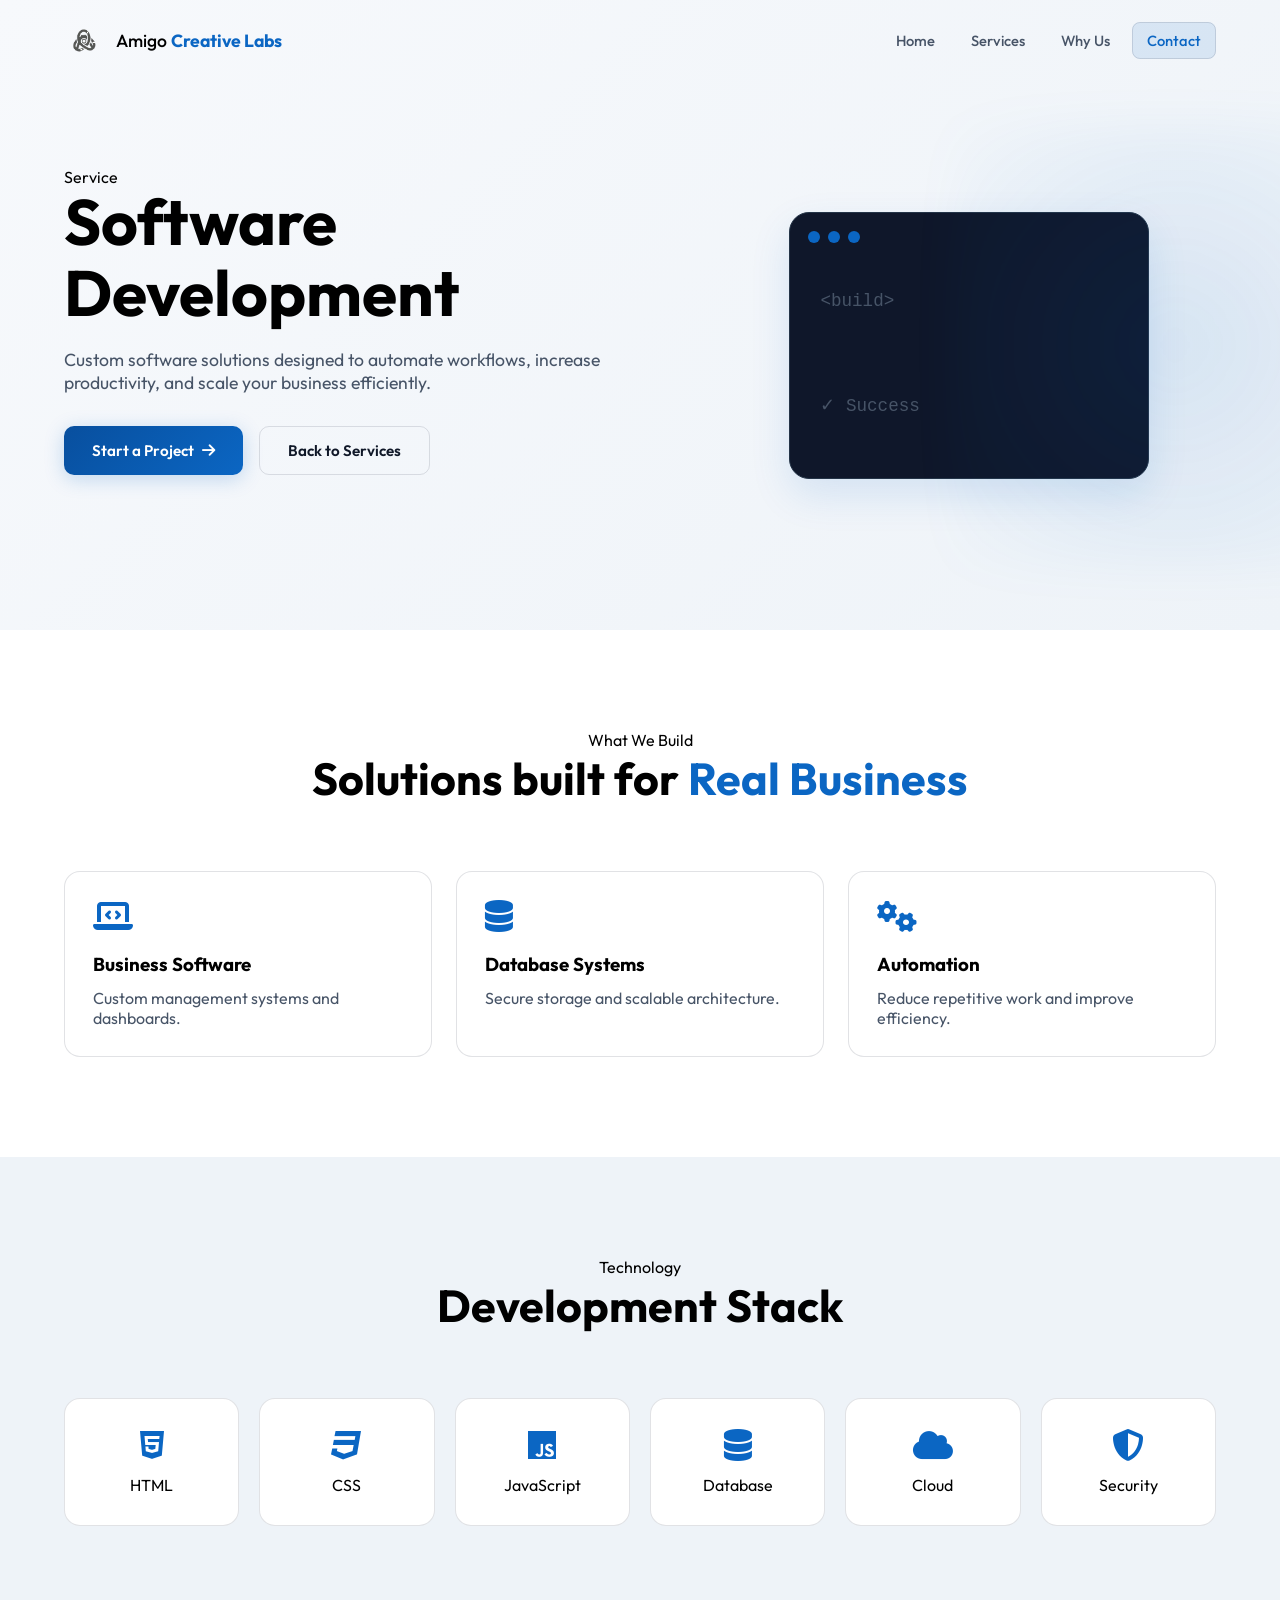
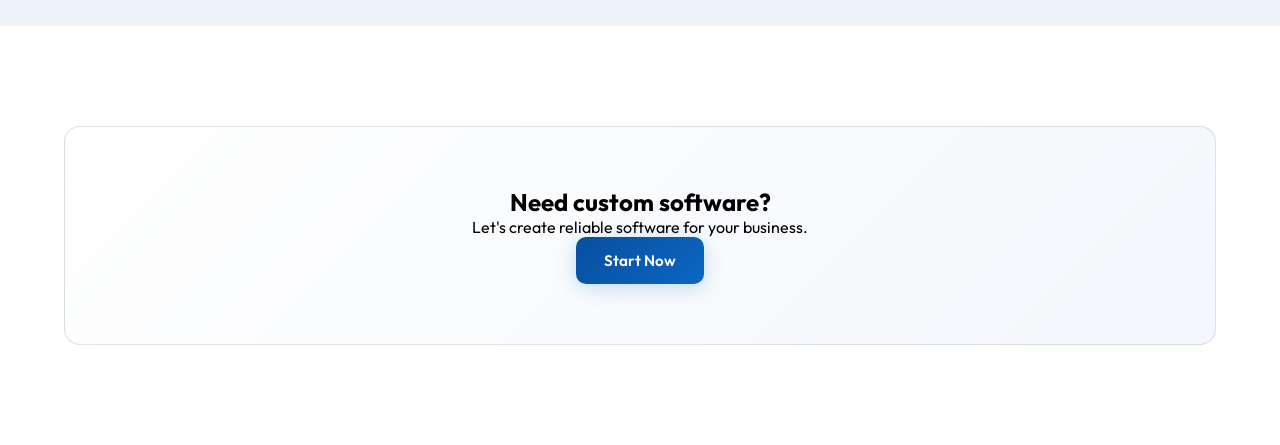
<file: pages/services/software-development.html>
<!DOCTYPE html>
<html lang="en">
<head>
<link rel="icon" href="../../logo bg.png">
<meta charset="UTF-8">
<meta name="viewport" content="width=device-width, initial-scale=1.0">

<title>Software Development | Amigo Creative Labs</title>

<link rel="stylesheet" href="../../style.css">

<link rel="stylesheet"
href="https://cdnjs.cloudflare.com/ajax/libs/font-awesome/6.5.0/css/all.min.css">

<link href="https://fonts.googleapis.com/css2?family=Outfit:wght@300;400;500;600;700;800&family=Space+Mono:wght@400;700&display=swap"
rel="stylesheet">
</head>

<body>

<nav id="navbar" class="scrolled">
<div class="nav-container">

<a href="../../index.html#home" class="nav-logo">

<img src="../../logo bg.png" alt="Amigo Creative Labs">
<span>Amigo <strong>Creative Labs</strong></span>
</a>

<ul class="nav-links open-on-page">
<li><a href="../../index.html#home">Home</a></li>
<li><a href="../../index.html#services">Services</a></li>
<li><a href="../../index.html#why-us">Why Us</a></li>
<li><a href="../../index.html#contact" class="nav-cta">Contact</a></li>
</ul>

</div>
</nav>

<main>

<section class="page-hero software-hero">

<div class="container page-hero-grid">

<div>

<div class="section-label">
Service
</div>

<h1>
Software Development
</h1>

<p>
Custom software solutions designed to automate workflows,
increase productivity, and scale your business efficiently.
</p>

<div class="hero-btns">

<a href="../../index.html#contact"
class="btn btn-primary">

Start a Project
<i class="fas fa-arrow-right"></i>

</a>

<a href="../../index.html#services"
class="btn btn-outline">

Back to Services

</a>

</div>

</div>


<div class="software-preview">

<div class="terminal-window">

<div class="terminal-header">
<span></span>
<span></span>
<span></span>
</div>

<div class="terminal-code">

<p>&lt;build&gt;</p>

<p class="typing">
Deploying solution...
</p>

<p class="success">
✓ Success
</p>

</div>

</div>

</div>

</div>

</section>


<section class="section-pad">

<div class="container">

<div class="section-head">

<div class="section-label">
What We Build
</div>

<h2>

Solutions built for
<span class="accent-text">
Real Business
</span>

</h2>

</div>


<div class="detail-grid">

<article class="detail-card software-card">

<i class="fas fa-laptop-code"></i>

<h3>
Business Software
</h3>

<p>
Custom management systems and dashboards.
</p>

</article>


<article class="detail-card software-card">

<i class="fas fa-database"></i>

<h3>
Database Systems
</h3>

<p>
Secure storage and scalable architecture.
</p>

</article>


<article class="detail-card software-card">

<i class="fas fa-gears"></i>

<h3>
Automation
</h3>

<p>
Reduce repetitive work and improve efficiency.
</p>

</article>

</div>

</div>

</section>


<section class="section-pad about">

<div class="container">

<div class="section-head">

<div class="section-label">
Technology
</div>

<h2>
Development Stack
</h2>

</div>

<div class="stack-grid">

<div class="stack-item">
<i class="fab fa-html5"></i>
HTML
</div>

<div class="stack-item">
<i class="fab fa-css3"></i>
CSS
</div>

<div class="stack-item">
<i class="fab fa-js"></i>
JavaScript
</div>

<div class="stack-item">
<i class="fas fa-database"></i>
Database
</div>

<div class="stack-item">
<i class="fas fa-cloud"></i>
Cloud
</div>

<div class="stack-item">
<i class="fas fa-shield-halved"></i>
Security
</div>

</div>

</div>

</section>


<section class="section-pad">

<div class="container">

<div class="software-cta">

<h2>
Need custom software?
</h2>

<p>
Let's create reliable software for your business.
</p>

<a href="../../index.html#contact"
class="btn btn-primary">

Start Now

</a>

</div>

</div>

</section>

</main>

<script src="../../script.js"></script>

</body>
</html>
</file>
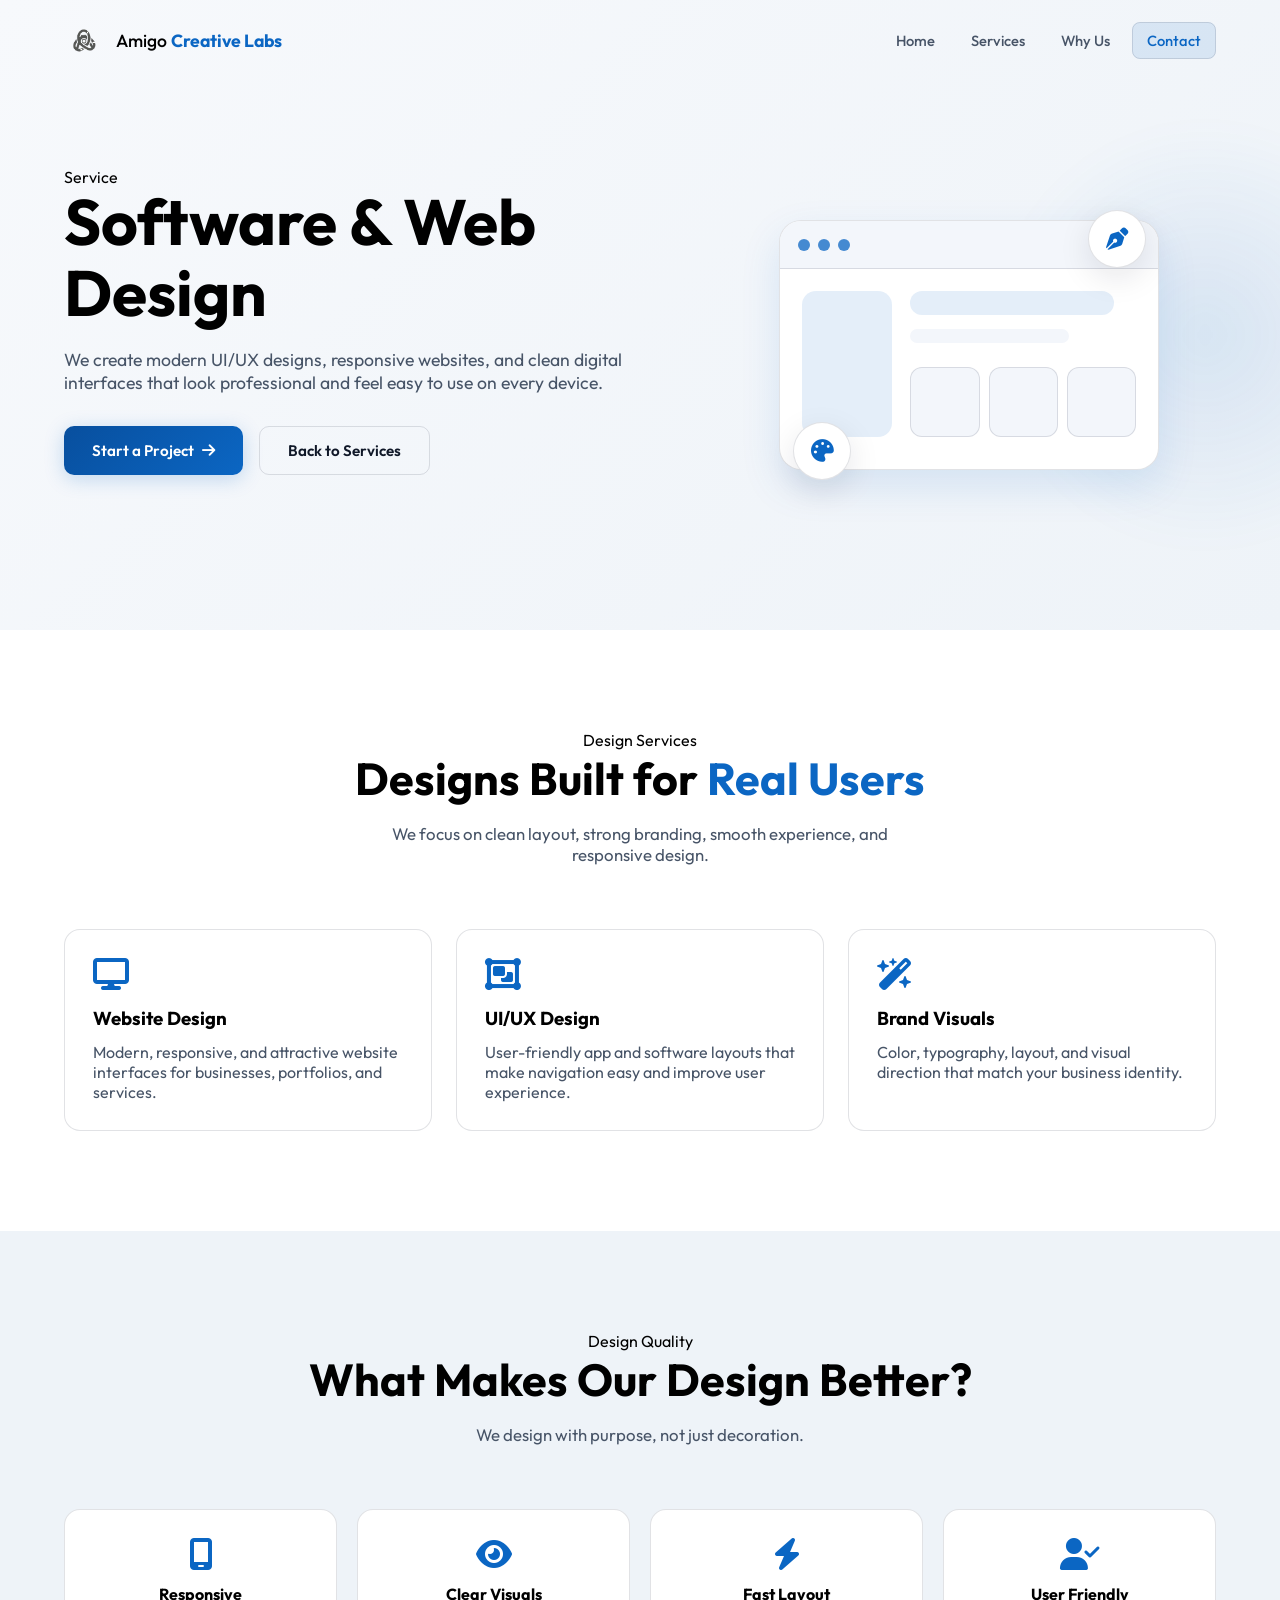
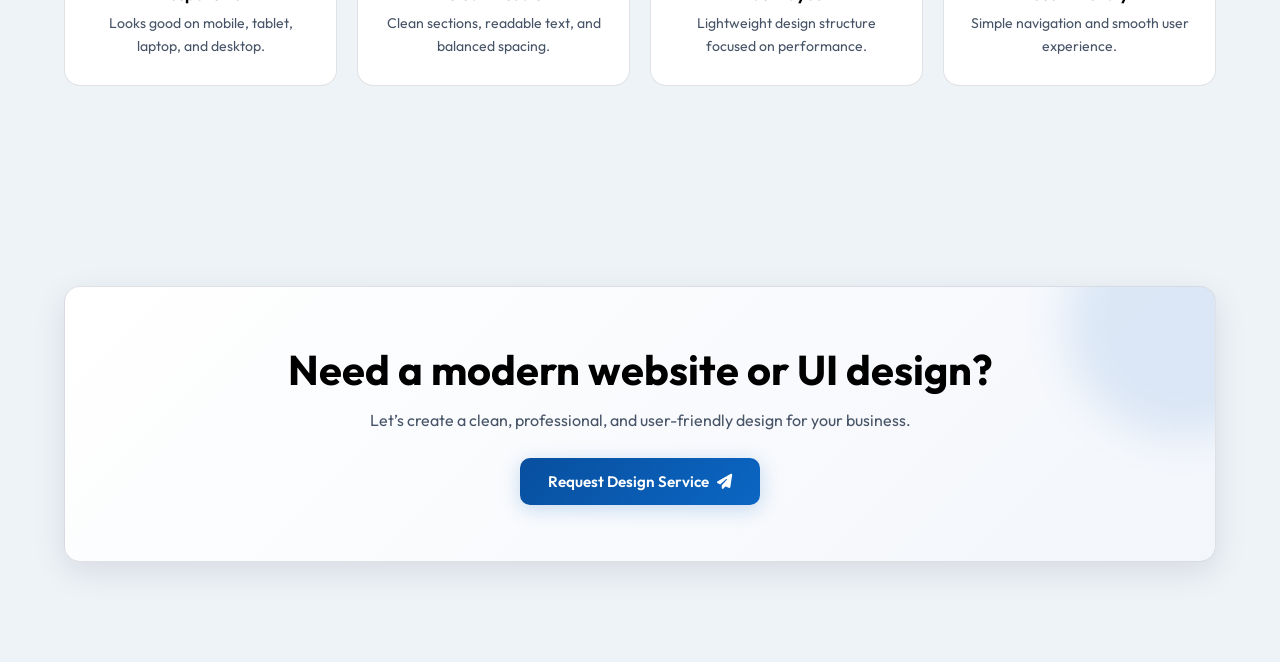
<file: pages/services/software-web-design.html>
<!DOCTYPE html>
<html lang="en">
<head>
  <link rel="icon" href="../../logo bg.png" type="image/x-icon" />
  <meta charset="UTF-8" />
  <meta name="viewport" content="width=device-width, initial-scale=1.0" />

  <title>Software & Web Design | Amigo Creative Labs</title>

  <link rel="stylesheet" href="../../style.css" />
  <link rel="stylesheet" href="https://cdnjs.cloudflare.com/ajax/libs/font-awesome/6.5.0/css/all.min.css" />
  <link href="https://fonts.googleapis.com/css2?family=Outfit:wght@300;400;500;600;700;800&family=Space+Mono:wght@400;700&display=swap" rel="stylesheet" />
</head>

<body>
  <nav id="navbar" class="scrolled">
    <div class="nav-container">
      <a href="../../index.html#home" class="nav-logo">
        <img src="../../logo bg.png" alt="Amigo Creative Labs" />
        <span>Amigo <strong>Creative Labs</strong></span>
      </a>

      <ul class="nav-links open-on-page">
        <li><a href="../../index.html#home">Home</a></li>
        <li><a href="../../index.html#services">Services</a></li>
        <li><a href="../../index.html#why-us">Why Us</a></li>
        <li><a href="../../index.html#contact" class="nav-cta">Contact</a></li>
      </ul>
    </div>
  </nav>

  <main>
    <section class="page-hero design-hero">
      <div class="container page-hero-grid">
        <div class="design-hero-text">
          <div class="section-label">Service</div>

          <h1>Software & Web Design</h1>

          <p>
            We create modern UI/UX designs, responsive websites, and clean digital interfaces
            that look professional and feel easy to use on every device.
          </p>

          <div class="hero-btns">
            <a href="../../index.html#contact" class="btn btn-primary">
              Start a Project <i class="fas fa-arrow-right"></i>
            </a>

            <a href="../../index.html#services" class="btn btn-outline">
              Back to Services
            </a>
          </div>
        </div>

        <div class="design-preview-wrap">
          <div class="design-browser">
            <div class="browser-top">
              <span></span><span></span><span></span>
            </div>

            <div class="browser-content">
              <div class="design-sidebar"></div>

              <div class="design-main">
                <div class="design-line large"></div>
                <div class="design-line"></div>
                <div class="design-cards">
                  <span></span>
                  <span></span>
                  <span></span>
                </div>
              </div>
            </div>
          </div>

          <div class="design-floating-tool tool-1">
            <i class="fas fa-pen-nib"></i>
          </div>

          <div class="design-floating-tool tool-2">
            <i class="fas fa-palette"></i>
          </div>
        </div>
      </div>
    </section>

    <section class="section-pad">
      <div class="container">
        <div class="section-head">
          <div class="section-label">Design Services</div>
          <h2>Designs Built for <span class="accent-text">Real Users</span></h2>
          <p>We focus on clean layout, strong branding, smooth experience, and responsive design.</p>
        </div>

        <div class="detail-grid">
          <article class="detail-card design-service-card">
            <i class="fas fa-display"></i>
            <h3>Website Design</h3>
            <p>Modern, responsive, and attractive website interfaces for businesses, portfolios, and services.</p>
          </article>

          <article class="detail-card design-service-card">
            <i class="fas fa-object-group"></i>
            <h3>UI/UX Design</h3>
            <p>User-friendly app and software layouts that make navigation easy and improve user experience.</p>
          </article>

          <article class="detail-card design-service-card">
            <i class="fas fa-wand-magic-sparkles"></i>
            <h3>Brand Visuals</h3>
            <p>Color, typography, layout, and visual direction that match your business identity.</p>
          </article>
        </div>
      </div>
    </section>

    <section class="section-pad about">
      <div class="container">
        <div class="section-head">
          <div class="section-label">Design Quality</div>
          <h2>What Makes Our Design Better?</h2>
          <p>We design with purpose, not just decoration.</p>
        </div>

        <div class="design-feature-grid">
          <div class="design-feature-item">
            <i class="fas fa-mobile-screen"></i>
            <h4>Responsive</h4>
            <p>Looks good on mobile, tablet, laptop, and desktop.</p>
          </div>

          <div class="design-feature-item">
            <i class="fas fa-eye"></i>
            <h4>Clear Visuals</h4>
            <p>Clean sections, readable text, and balanced spacing.</p>
          </div>

          <div class="design-feature-item">
            <i class="fas fa-bolt"></i>
            <h4>Fast Layout</h4>
            <p>Lightweight design structure focused on performance.</p>
          </div>

          <div class="design-feature-item">
            <i class="fas fa-user-check"></i>
            <h4>User Friendly</h4>
            <p>Simple navigation and smooth user experience.</p>
          </div>
        </div>
      </div>
    </section>

    <section class="section-pad about">
      <div class="container">
        <div class="design-cta-box">
          <h2>Need a modern website or UI design?</h2>
          <p>
            Let’s create a clean, professional, and user-friendly design for your business.
          </p>

          <a href="../../index.html#contact" class="btn btn-primary">
            Request Design Service <i class="fas fa-paper-plane"></i>
          </a>
        </div>
      </div>
    </section>
  </main>

  <script src="../../script.js"></script>
</body>
</html>
</file>
<file: style.css>
:root {
  color-scheme: light dark;

  --bg: #f7f9fc;
  --bg2: #eef3f8;
  --surface: #ffffff;
  --surface2: #f3f6fb;
  --border: rgba(15, 23, 42, 0.12);
  --text: #101828;
  --text-muted: #475467;
  --accent: #0b66c3;
  --accent2: #084f9e;
  --accent-glow: rgba(11, 102, 195, 0.11);
  --button-text: #ffffff;
  --white: #ffffff;
  --overlay-text: #ffffff;
  --navbar-shadow: 5 4px 24px rgba(15, 23, 42, 0.08);
  --hero-card-bg: rgba(255, 255, 255, 0.84);
  --radius: 16px;
  --radius-sm: 10px;
  --shadow: 0 10px 32px rgba(15, 23, 42, 0.10);
  --shadow-accent: 0 16px 40px rgba(11, 102, 195, 0.12);
  --transition: all 0.3s ease;
  --font: 'Outfit', sans-serif;
  --font-mono: 'Space Mono', monospace;
}

@media (prefers-color-scheme: dark) {
  :root {
    --bg: #0b1220;
    --bg2: #101827;
    --surface: #151f31;
    --surface2: #1b2638;
    --border: rgba(226, 232, 240, 0.14);
    --text: #f8fafc;
    --text-muted: #cbd5e1;
    --accent: #62b6ff;
    --accent2: #2f80ed;
    --accent-glow: rgba(98, 182, 255, 0.16);
    --button-text: #07111f;
    --navbar-shadow: 0 4px 24px rgba(0, 0, 0, 0.35);
    --hero-card-bg: rgba(21, 31, 49, 0.88);
    --shadow: 0 10px 32px rgba(0, 0, 0, 0.35);
    --shadow-accent: 0 16px 40px rgba(47, 128, 237, 0.18);
  }
}

*, *::before, *::after { box-sizing: border-box; margin: 0; padding: 0; }

html { scroll-behavior: smooth; }

body {
  font-family: var(--font);
  background:
    radial-gradient(circle at top left, var(--accent-glow), transparent 32rem),
   
}

body.loading { overflow: hidden; }

img { max-width: 100%; display: block; }
a { text-decoration: none; color: inherit; }
ul { list-style: none; }

.container {
  max-width: 1200px;
  margin: 0 auto;
  padding: 0 24px;
}

.section-pad { padding: 100px 0; }

.section-head {
  text-align: center;
  margin-bottom: 64px;
}
.section-head h2 { font-size: clamp(2rem, 4vw, 2.8rem); font-weight: 700; margin-bottom: 16px; }
.section-head p { color: var(--text-muted); max-width: 520px; margin: 0 auto; font-size: 1.05rem; }

.accent-text {
  color: var(--accent);
  position: relative;
}
rom { width: 0; } to { width: 100%; } 
@keyframes pulse { 0%, 100% { opacity: 1; transform: scale(1); } 50% { opacity: 0.6; transform: scale(0.95); } }

/* Navbar */
#navbar {
  position: fixed;
  top: 0; left: 0; right: 0;
  z-index: 1000;
  padding: 20px 0;
  transition: var(--transition);
  
}
#navbar.scrolled {
  background: color-mix(in srgb, var(--bg) 75%, transparent);

  backdrop-filter: blur(24px);
  -webkit-backdrop-filter: blur(24px);

  border-bottom: 1px solid var(--border);
  box-shadow: 0 8px 32px rgba(0,0,0,.12);

  padding: 12px 0;
}
.nav-container {
  max-width: 1200px;
  margin: 0 auto;
  padding: 0 24px;
  display: flex;
  align-items: center;
  justify-content: space-between;
}
.nav-logo {
  display: flex;
  align-items: center;
  gap: 12px;
  font-size: 1.1rem;
  font-weight: 500;
}
.nav-logo img {
  width: 40px;
  height: 40px;
  object-fit: contain;
  filter: brightness(2) invert(0);
}
.nav-logo strong { color: var(--accent); font-weight: 700; }
.nav-links {
  display: flex;
  align-items: center;
  gap: 8px;
}
.nav-links a {
  font-size: 0.92rem;
  font-weight: 500;
  color: var(--text-muted);
  padding: 8px 14px;
  border-radius: 8px;
  transition: var(--transition);
}
.nav-links a:hover { color: var(--text); background: var(--surface); }
.nav-links .nav-cta {
  color: var(--accent);
  border: 1px solid var(--border);
  background: var(--accent-glow);
}
.nav-links .nav-cta:hover { background: var(--accent); color: var(--button-text); }

.hamburger {
  display: none;
  flex-direction: column;
  gap: 5px;
  background: none;
  border: none;
  cursor: pointer;
  padding: 6px;
}
.hamburger span {
  display: block; width: 24px; height: 2px;
  background: var(--text);
  border-radius: 2px;
  transition: var(--transition);
}
.hamburger.active span:nth-child(1) { transform: translateY(7px) rotate(45deg); }
.hamburger.active span:nth-child(2) { opacity: 0; }
.hamburger.active span:nth-child(3) { transform: translateY(-7px) rotate(-45deg); }

/* Buttons */
.btn {
  display: inline-flex;
  align-items: center;
  gap: 8px;
  padding: 14px 28px;
  border-radius: var(--radius-sm);
  font-family: var(--font);
  font-size: 0.95rem;
  font-weight: 600;
  cursor: pointer;
  border: none;
  transition: var(--transition);
}
.btn-primary {
  background: linear-gradient(135deg, var(--accent2), var(--accent));
  color: var(--button-text);
  box-shadow: 0 4px 20px rgba(11, 102, 195, 0.22);
}
.btn-primary:hover {
  transform: translateY(-2px);
  box-shadow: 0 8px 30px rgba(0, 170, 255, 0.4);
}
.btn-outline {
  background: transparent;
  color: var(--text);
  border: 1px solid var(--border);
}
.btn-outline:hover {
  background: var(--surface);
  border-color: var(--accent);
  color: var(--accent);
  transform: translateY(-2px);
}
.full-width { width: 100%; justify-content: center; }

/* Hero */
.hero {
  min-height: 100vh;
  display: grid;
  grid-template-columns: 1fr 1fr;
  align-items: center;
  gap: 64px;
  padding: 120px 5% 80px;
  position: relative;
  overflow: hidden;
  max-width: 1300px;
  margin: 0 auto;
}

.hero-bg {
  position: fixed;
  inset: 0;
  pointer-events: none;
  z-index: -1;
}
.hero-glow {
  position: absolute;
  border-radius: 50%;
  filter: blur(80px);
  opacity: 0.18;
}
.g1 {
  width: 500px; height: 500px;
  background: radial-gradient(circle, #0066cc, transparent);
  top: -100px; left: -100px;
}
.g2 {
  width: 400px; height: 400px;
  background: radial-gradient(circle, #00aaff, transparent);
  bottom: 0; right: 0;
}
.grid-overlay {
  position: absolute;
  inset: 0;
  background-image:
    linear-gradient(var(--border) 1px, transparent 1px),
    linear-gradient(90deg, var(--border) 1px, transparent 1px);
  background-size: 60px 60px;
  opacity: 0.4;
 
}

.hero-badge {
  display: inline-flex;
  align-items: center;
  gap: 8px;
  font-family: var(--font-mono);
  font-size: 0.78rem;
  letter-spacing: 1px;
  color: var(--accent);
  background: var(--accent-glow);
  border: 1px solid var(--border);
  padding: 6px 16px;
  border-radius: 100px;
  margin-bottom: 24px;
}
.hero-badge i { font-size: 0.6rem; animation: blink 1.5s infinite; }
@keyframes blink { 0%, 100% { opacity: 1; } 50% { opacity: 0.3; } }

.hero-content h1 {
  font-size: clamp(2.4rem, 5vw, 4rem);
  font-weight: 800;
  line-height: 1.15;
  margin-bottom: 20px;
  letter-spacing: -0.5px;
}
.hero-content p {
  font-size: 1.1rem;
  color: var(--text-muted);
  max-width: 480px;
  margin-bottom: 36px;
  
}
.hero-btns { display: flex; gap: 16px; flex-wrap: wrap; margin-bottom: 48px; }
.hero-stats { display: flex; align-items: center; gap: 24px; }
.stat span {
  display: block;
  font-size: 1.8rem;
  font-weight: 800;
  color: var(--accent);
  font-family: var(--font-mono);
  line-height: 1;
}
.stat p { font-size: 0.82rem; color: var(--text-muted); margin-top: 4px; }
.stat-divider { width: 1px; height: 40px; background: var(--border); }

.hero-visual {
  position: relative;
  display: flex;
  align-items: center;
  justify-content: center;

}
.hero-img-wrap {
  width: 100%;
  max-width: 440px;
  border-radius: 24px;
  overflow: hidden;
  border: 1px solid var(--border);
  box-shadow: var(--shadow-accent);
  position: relative;
  z-index: 1;
}
.hero-img-wrap img { width: 100%; height: auto; }

.hero-card-float {
  position: absolute;
  display: flex;
  align-items: center;
  gap: 10px;
  background: var(--hero-card-bg);
  border: 1px solid var(--border);
  border-radius: 12px;
  padding: 12px 18px;
  font-size: 0.85rem;
  font-weight: 600;
  color: var(--text);
  z-index: 2;
  box-shadow: var(--shadow);
}
.hero-card-float i { color: var(--accent); font-size: 1rem; }
.card-1 { top: 10%; left: -10%; animation: floatY 3s ease-in-out infinite; }
.card-2 { bottom: 20%; right: -12%; animation: floatY 3.5s ease-in-out infinite 0.5s; }
.card-3 { top: 60%; left: -12%; animation: floatY 4s ease-in-out infinite 1s; }

@keyframes floatY {
  0%, 100% { transform: translateY(0); }
  50% { transform: translateY(-10px); }
}

/* About */
.about { background: var(--bg2); }
.about-grid {
  display: grid;
  grid-template-columns: 1fr 1fr;
  gap: 80px;
  align-items: center;
}
.about-img-wrap {
  position: relative;
  border-radius: 24px;
  overflow: hidden;
  border: 1px solid var(--border);
}
.about-img-wrap img { width: 100%; height: 100%; object-fit: cover; }
.about-img-badge {
  position: absolute;
  bottom: 20px; right: 0px;
  background: var(--surface2);
  border: 1px solid var(--border);
  border-radius: 12px;
  padding: 16px 20px;
  display: flex;
  align-items: center;
  gap: 12px;
  box-shadow: var(--shadow);
}
.about-img-badge i { font-size: 1.4rem; color: blue; }
.about-img-badge strong { display: block; font-weight: 700; font-size: 0.95rem; }
.about-img-badge span { font-size: 0.78rem; color: var(--text-muted); }

.about-text-col .section-label { margin-bottom: 16px; }
.about-text-col h2 { font-size: clamp(1.8rem, 3vw, 2.5rem); font-weight: 700; margin-bottom: 20px; }
.about-text-col p { color: var(--text-muted); margin-bottom: 16px; }
.about-cards {
  display: grid;
  grid-template-columns: 1fr 1fr;
  gap: 16px;
  margin: 32px 0;
}
.about-stat-card {
  background: var(--surface);
  border: 1px solid var(--border);
  border-radius: var(--radius-sm);
  padding: 18px;
  display: flex;
  align-items: center;
  gap: 14px;
  transition: var(--transition);
}
.about-stat-card:hover { border-color: var(--accent); transform: translateY(-2px); }
.about-stat-card i { font-size: 1.4rem; color: var(--accent); }
.about-stat-card strong { display: block; font-size: 1.2rem; font-weight: 700; font-family: var(--font-mono); }
.about-stat-card span { font-size: 0.8rem; color: var(--text-muted); }

/* Services */
.services { background: var(--bg); }
.services-grid {
  display: grid;
  grid-template-columns: repeat(3, 1fr);
  gap: 24px;
}
.service-card {
  background: var(--surface);
  border: 1px solid var(--border);
  border-radius: var(--radius);
  padding: 36px 28px;
  transition: var(--transition);
  position: relative;
  overflow: hidden;
}
.service-card::before {
  content: '';
  position: absolute;
  top: 0; left: 0; right: 0;
  height: 2px;
  background: linear-gradient(90deg, var(--accent2), var(--accent));
  opacity: 0;
  transition: var(--transition);
}
.service-card:hover { transform: translateY(-6px); border-color: var(--accent); box-shadow: var(--shadow-accent); }
.service-card:hover::before { opacity: 1; }
.service-icon {
  width: 56px; height: 56px;
  background: var(--accent-glow);
  border: 1px solid var(--border);
  border-radius: 14px;
  display: flex;
  align-items: center;
  justify-content: center;
  font-size: 1.4rem;
  color: var(--accent);
  margin-bottom: 20px;
  transition: var(--transition);
}
.service-card:hover .service-icon { background: var(--accent); color: var(--overlay-text); border-color: transparent; }
.service-card h3 { font-size: 1.15rem; font-weight: 600; margin-bottom: 12px; }
.service-card p { color: var(--text-muted); font-size: 0.9rem; line-height: 1.7; margin-bottom: 20px; }
.service-link {
  display: inline-flex;
  align-items: center;
  gap: 8px;
  font-size: 0.85rem;
  font-weight: 600;
  color: var(--accent);
  transition: var(--transition);
}
.service-link:hover { gap: 12px; }

/* Why Us */
.why-us { background: var(--bg2); }
.why-grid {
  display: grid;
  grid-template-columns: repeat(4, 1fr);
  gap: 24px;
}
.why-card {
  background: var(--surface);
  border: 1px solid var(--border);
  border-radius: var(--radius);
  padding: 36px 24px;
  text-align: center;
  transition: var(--transition);
}
.why-card:hover { transform: translateY(-6px); border-color: var(--accent); box-shadow: var(--shadow-accent); }
.why-icon {
  width: 68px; height: 68px;
  background: var(--accent-glow);
  border: 1px solid var(--border);
  border-radius: 50%;
  display: flex;
  align-items: center;
  justify-content: center;
  font-size: 1.5rem;
  color: var(--accent);
  margin: 0 auto 20px;
  transition: var(--transition);
}
.why-card:hover .why-icon { background: var(--accent); color: var(--overlay-text); }
.why-card h3 { font-size: 1.05rem; font-weight: 600; margin-bottom: 12px; }
.why-card p { color: var(--text-muted); font-size: 0.88rem; }
/* Portfolio */
.portfolio {
  background: var(--bg);
}

.portfolio-grid {
  display: grid;
  grid-template-columns: repeat(3, 1fr);
  gap: 28px;
}

.portfolio-item {
  border-radius: var(--radius);
  overflow: hidden;
}

.portfolio-img {
  position: relative;
  min-height: 360px;
  cursor: pointer;
  overflow: hidden;
  border-radius: var(--radius);
  border: 1px solid var(--border);
  background: var(--surface2);
}

.portfolio-placeholder {
  width: 100%;
  height: 100%;
  min-height: 360px;
  background: linear-gradient(145deg, var(--surface), var(--surface2));
  display: flex;
  flex-direction: column;
  align-items: center;
  justify-content: center;
  gap: 18px;
  color: var(--text);
  transition: var(--transition);
}

.portfolio-placeholder i {
  font-size: 3rem;
  color: var(--accent);
  opacity: 0.85;
}

.portfolio-placeholder span {
  font-size: 1.05rem;
  font-weight: 600;
  text-align: center;
  padding: 0 20px;
}

.portfolio-overlay {
  position: absolute;
  left: 0;
  right: 0;
  bottom: 0;
  min-height: 135px;
  background: rgba(5, 12, 24, 0.88);
  backdrop-filter: blur(14px);
  -webkit-backdrop-filter: blur(14px);
  padding: 28px 32px;
  opacity: 0;
  transform: translateY(100%);
  transition: all 0.35s ease;
}

.portfolio-item:hover .portfolio-overlay {
  opacity: 1;
  transform: translateY(0);
}

.portfolio-item:hover .portfolio-placeholder {
  transform: scale(1.04);
}

.portfolio-overlay h4 {
  font-size: 1.2rem;
  font-weight: 700;
  color: var(--overlay-text);
  margin-bottom: 8px;
}

.portfolio-overlay p {
  font-size: 0.95rem;
  color: var(--accent);
}

.portfolio-btn {
  position: absolute;
  right: 28px;
  bottom: 28px;
  width: 48px;
  height: 48px;
  border: 1px solid var(--accent);
  border-radius: 12px;
  display: flex;
  align-items: center;
  justify-content: center;
  color: var(--accent);
  font-size: 1rem;
  transition: var(--transition);
}

.portfolio-btn:hover {
  background: var(--accent);
  color: var(--button-text);
}

@media (max-width: 768px) {
  .portfolio-grid {
    grid-template-columns: 1fr;
  }

  .portfolio-img,
  .portfolio-placeholder {
    min-height: 300px;
  }
}
/* Testimonials */
.testimonials { background: var(--bg2); }
.testimonial-slider { overflow: hidden; position: relative; }
.testimonial-track {
  display: flex;
  transition: transform 0.5s ease;
}
.testimonial-card {
  min-width: 100%;
  background: var(--surface);
  border: 1px solid var(--border);
  border-radius: var(--radius);
  padding: 48px 40px;
  position: relative;
}
.t-quote { font-size: 2rem; color: var(--accent); opacity: 0.4; margin-bottom: 16px; }
.testimonial-card > p { font-size: 1.05rem; color: var(--text-muted); line-height: 1.8; margin-bottom: 28px; font-style: italic; }
.t-author { display: flex; align-items: center; gap: 16px; margin-bottom: 16px; }
.t-avatar {
  width: 48px; height: 48px;
  background: var(--accent-glow);
  border: 2px solid var(--accent);
  border-radius: 50%;
  display: flex;
  align-items: center;
  justify-content: center;
  font-size: 1.2rem;
  color: var(--accent);
}
.t-author strong { display: block; font-weight: 600; }
.t-author span { font-size: 0.82rem; color: var(--text-muted); }
.t-stars i { color: #f59e0b; font-size: 0.85rem; }
.testimonial-controls {
  display: flex;
  align-items: center;
  justify-content: center;
  gap: 24px;
  margin-top: 32px;
}
.t-btn {
  width: 42px; height: 42px;
  background: var(--surface);
  border: 1px solid var(--border);
  border-radius: 50%;
  color: var(--text);
  cursor: pointer;
  font-size: 0.9rem;
  transition: var(--transition);
  display: flex;
  align-items: center;
  justify-content: center;
}
.t-btn:hover { background: var(--accent); border-color: var(--accent); color: var(--overlay-text); }
.t-dots { display: flex; gap: 8px; }
.t-dot {
  width: 8px; height: 8px;
  border-radius: 50%;
  background: var(--border);
  cursor: pointer;
  transition: var(--transition);
}
.t-dot.active { background: var(--accent); width: 24px; border-radius: 4px; }

/* Contact */
.contact { background: var(--bg); }
.contact-grid {
  display: grid;
  grid-template-columns: 1fr 1.5fr;
  gap: 48px;
  align-items: start;
}
.contact-info { display: flex; flex-direction: column; gap: 16px; }
.contact-card {
  background: var(--surface);
  border: 1px solid var(--border);
  border-radius: var(--radius-sm);
  padding: 20px 24px;
  display: flex;
  align-items: center;
  gap: 16px;
  transition: var(--transition);
}
.contact-card:hover { border-color: var(--accent); }
.contact-icon {
  width: 44px; height: 44px;
  background: var(--accent-glow);
  border: 1px solid var(--border);
  border-radius: 10px;
  display: flex;
  align-items: center;
  justify-content: center;
  font-size: 1rem;
  color: var(--accent);
  flex-shrink: 0;
}
.contact-card h4 { font-size: 0.85rem; font-weight: 500; color: var(--text-muted); margin-bottom: 4px; }
.contact-card a, .contact-card p { font-size: 0.95rem; color: var(--text); transition: var(--transition); }
.contact-card a:hover { color: var(--accent); }
.map-placeholder { margin-top: 8px; border-radius: var(--radius-sm); overflow: hidden; }

.contact-form-wrap {
  background: var(--surface);
  border: 1px solid var(--border);
  border-radius: var(--radius);
  padding: 40px;
}
.form-row { display: grid; grid-template-columns: 1fr 1fr; gap: 16px; }
.form-group { display: flex; flex-direction: column; gap: 8px; margin-bottom: 16px; }
.form-group label { font-size: 0.85rem; font-weight: 500; color: var(--text-muted); }
.form-group input, .form-group textarea {
  background: var(--bg2);
  border: 1px solid var(--border);
  border-radius: var(--radius-sm);
  padding: 12px 16px;
  color: var(--text);
  font-family: var(--font);
  font-size: 0.95rem;
  transition: var(--transition);
  outline: none;
  resize: vertical;
}
.form-group input:focus, .form-group textarea:focus {
  border-color: var(--accent);
  box-shadow: 0 0 0 3px var(--accent-glow);
}
.form-group input::placeholder, .form-group textarea::placeholder { color: var(--text-muted); opacity: 0.6; }

/* Footer */
.footer { background: var(--bg2); border-top: 1px solid var(--border); }
.footer-top { padding: 80px 0 48px; }
.footer-grid {
  display: grid;
  grid-template-columns: 2fr 1fr 1fr 1.4fr;
  gap: 48px;
}
.footer-logo {
  display: flex;
  align-items: center;
  gap: 12px;
  font-size: 1.1rem;
  margin-bottom: 16px;
}
.footer-logo img { width: 36px; filter: brightness(1); }
.footer-logo strong { color: var(--accent); }
.footer-brand p { color: var(--text-muted); font-size: 0.9rem; line-height: 1.7; max-width: 280px; margin-bottom: 24px; }
.footer-socials { display: flex; gap: 10px; }
.footer-socials a {
  width: 38px; height: 38px;
  background: var(--surface);
  border: 1px solid var(--border);
  border-radius: 8px;
  display: flex;
  align-items: center;
  justify-content: center;
  font-size: 0.85rem;
  color: var(--text-muted);
  transition: var(--transition);
}
.footer-socials a:hover { background: var(--accent); border-color: var(--accent); color: var(--overlay-text); }
.footer-col h4 { font-size: 0.95rem; font-weight: 600; margin-bottom: 20px; }
.footer-col ul li { margin-bottom: 10px; }
.footer-col ul a {
  font-size: 0.88rem;
  color: var(--text-muted);
  display: flex;
  align-items: center;
  gap: 8px;
  transition: var(--transition);
}
.footer-col ul a i { font-size: 0.7rem; color: var(--accent); }
.footer-col ul a:hover { color: var(--accent); padding-left: 4px; }
.footer-contact li {
  display: flex;
  align-items: flex-start;
  gap: 12px;
  color: var(--text-muted);
  font-size: 0.88rem;
  margin-bottom: 12px;
}
.footer-contact i { color: var(--accent); margin-top: 4px; flex-shrink: 0; }
.footer-contact a { color: var(--text-muted); transition: var(--transition); }
.footer-contact a:hover { color: var(--accent); }

.footer-bottom {
  border-top: 1px solid var(--border);
  padding: 20px 0;
}
.footer-bottom .container {
  display: flex;
  align-items: center;
  justify-content: space-between;
  flex-wrap: wrap;
  gap: 8px;
}
.footer-bottom p { font-size: 0.85rem; color: var(--text-muted); }

/* Back to top */
.back-to-top {
  position: fixed;
  bottom: 32px; right: 32px;
  width: 44px; height: 44px;
  background: var(--accent);
  border-radius: 50%;
  display: flex;
  align-items: center;
  justify-content: center;
  color: var(--overlay-text);
  font-size: 0.85rem;
  box-shadow: 0 4px 16px rgba(0, 170, 255, 0.4);
  opacity: 0;
  pointer-events: none;
  transform: translateY(10px);
  transition: var(--transition);
  z-index: 999;
}
.back-to-top.visible { opacity: 1; pointer-events: auto; transform: translateY(0); }
.back-to-top:hover { transform: translateY(-3px); }

/* Fade-up animation */
.fade-up {
  opacity: 0;
  transform: translateY(30px);
  transition: opacity 0.6s ease, transform 0.6s ease;
}
.fade-up.visible { opacity: 1; transform: translateY(0); }
.delay-1 { transition-delay: 0.15s; }
.delay-2 { transition-delay: 0.3s; }
.delay-3 { transition-delay: 0.45s; }

/* Responsive */
@media (max-width: 1024px) {
  .hero { grid-template-columns: 1fr; gap: 48px; text-align: center; padding-top: 140px; }
  .hero-content p { margin: 0 auto 36px; }
  .hero-btns { justify-content: center; }
  .hero-stats { justify-content: center; }
  .hero-visual { max-width: 400px; margin: 0 auto; }
  .card-1 { left: -5%; }
  .card-3 { left: -5%; }
  .about-grid { grid-template-columns: 1fr; gap: 40px; }
  .about-img-badge { right: 16px; }
  .services-grid { grid-template-columns: repeat(2, 1fr); }
  .why-grid { grid-template-columns: repeat(2, 1fr); }
  .footer-grid { grid-template-columns: 1fr 1fr; gap: 32px; }
}

@media (max-width: 768px) {
  .section-pad { padding: 72px 0; }
  .nav-links { display: none; flex-direction: column; position: absolute; top: 100%; left: 0; right: 0; background: color-mix(in srgb, var(--surface) 96%, transparent); padding: 20px; border-bottom: 1px solid var(--border); gap: 4px; }
  .nav-links.open { display: flex; }
  .nav-links a { padding: 12px 16px; border-radius: 8px; }
  .hamburger { display: flex; }
  .hero { padding: 120px 5% 60px; }
  .hero-card-float { display: none;  }
  .services-grid { grid-template-columns: 1fr; }
  .why-grid { grid-template-columns: 1fr 1fr; }
  .portfolio-grid { grid-template-columns: repeat(2, 1fr); }
  .contact-grid { grid-template-columns: 1fr; }
  .contact-form-wrap { padding: 28px 20px; }
  .form-row { grid-template-columns: 1fr; }
  .testimonial-card { padding: 32px 24px; }
  .footer-grid { grid-template-columns: 1fr; gap: 32px; }
  .footer-bottom .container { flex-direction: column; text-align: center; }
  .back-to-top { bottom: 20px; right: 20px; }
}

@media (max-width: 480px) {
  .why-grid { grid-template-columns: 1fr; }
  .about-cards { grid-template-columns: 1fr; }
  .portfolio-grid { grid-template-columns: 1fr; }
  .hero-stats { flex-direction: column; gap: 16px; }
  .stat-divider { display: none; }
}
@media (prefers-color-scheme: dark) {
  .footer-logo img,
  .nav-logo img,
  .loader-logo { filter: brightness(1.8); }
}


/* Detail links and under pages */
.card-link {
  display: inline-flex;
  align-items: center;
  gap: 8px;
  margin-top: 18px;
  font-size: 0.85rem;
  font-weight: 600;
  color: var(--accent);
  transition: var(--transition);
}
.card-link:hover { gap: 12px; }

.page-hero {
  min-height: 70vh;
  display: flex;
  align-items: center;
  padding: 140px 0 80px;
  background: linear-gradient(135deg, var(--bg), var(--bg2));
}
.page-hero-grid {
  display: grid;
  grid-template-columns: 1.1fr 0.9fr;
  gap: 56px;
  align-items: center;
}
.page-hero h1 {
  font-size: clamp(2.4rem, 5vw, 4.3rem);
  line-height: 1.1;
  margin-bottom: 20px;
}
.page-hero p {
  max-width: 650px;
  color: var(--text-muted);
  font-size: 1.1rem;
  margin-bottom: 32px;
}
.page-icon {
  width: 180px;
  height: 180px;
  display: grid;
  place-items: center;
  margin-left: auto;
  border-radius: 40px;
  background: var(--surface);
  border: 1px solid var(--border);
  color: var(--accent);
  font-size: 4rem;
  box-shadow: var(--shadow-accent);
}
.detail-grid {
  display: grid;
  grid-template-columns: repeat(3, 1fr);
  gap: 24px;
}
.detail-card {
  background: var(--surface);
  border: 1px solid var(--border);
  border-radius: var(--radius);
  padding: 28px;
}
.detail-card h3 { margin-bottom: 12px; }
.detail-card p { color: var(--text-muted); }
.process-list {
  list-style: none;
  padding-left: 0;
}

.process-list li {
  background: var(--surface);
  border: 1px solid var(--border);
  border-radius: var(--radius-sm);
  padding: 18px 20px;
  position: relative;
}

.process-list li::before {
  content: none;
  display: none;
}
@media (max-width: 768px) {
  .page-hero-grid, .detail-grid { grid-template-columns: 1fr; }
  .page-icon { margin: 0; width: 140px; height: 140px; font-size: 3rem; }
}
 /* ── Team Group Photo ─────────────────────────────── */
    .team-group-section {
      width: 100%;
      padding: 0;
      margin: 0;
    }

    .team-group-photo {
      width: 100%;
      max-height: 520px;
      overflow: hidden;
      position: relative;
    }

    .team-group-photo img {
      width: 100%;
      height: 100%;
      max-height: 520px;
      object-fit: cover;
      object-position: center top;
      display: block;
    }

    .team-group-photo .photo-overlay {
      position: absolute;
      inset: 0;
      background: linear-gradient(to top, rgba(0,0,0,0.45) 0%, transparent 60%);
    }

    .team-group-photo .photo-label {
      position: absolute;
      bottom: 1.75rem;
      left: 50%;
      transform: translateX(-50%);
      color: #fff;
      font-size: 1.1rem;
      font-weight: 600;
      letter-spacing: 0.04em;
      white-space: nowrap;
      text-shadow: 0 2px 8px rgba(0,0,0,0.3);
    }

    /* ── Team Individual Grid ─────────────────────────── */
    .team-section {
      background: var(--bg, #fff);
    }

    .team-grid {
      display: grid;
      grid-template-columns: repeat(auto-fill, minmax(200px, 1fr));
      gap: 2rem;
      margin-top: 2.5rem;
    }

    .team-card {
      background: var(--card-bg, #f9f9f9);
      border-radius: 16px;
      overflow: hidden;
      text-align: center;
      transition: transform 0.3s ease, box-shadow 0.3s ease;
      box-shadow: 0 2px 12px rgba(0, 0, 0, 0.06);
    }

    .team-card:hover {
      transform: translateY(-6px);
      box-shadow: 0 8px 28px rgba(0, 0, 0, 0.12);
    }

    .team-photo {
      width: 100%;
      aspect-ratio: 1 / 1;
      overflow: hidden;
    }

    .team-photo img {
      width: 100%;
      height: 100%;
      object-fit: cover;
      display: block;
      transition: transform 0.4s ease;
    }

    .team-card:hover .team-photo img {
      transform: scale(1.05);
    }

    .team-info {
      padding: 1rem 0.75rem 1.25rem;
    }

    .team-info h4 {
      margin: 0 0 0.25rem;
      font-size: 1rem;
      font-weight: 600;
      color: var(--heading-color, #111);
    }

    .team-info span {
      font-size: 0.8rem;
      color: var(--muted, #777);
      font-weight: 400;
    }

    @media (max-width: 768px) {
      .team-group-photo {
        max-height: 320px;
      }

      .team-group-photo img {
        max-height: 320px;
      }

      .team-group-photo .photo-label {
        font-size: 0.9rem;
        bottom: 1rem;
      }
    }

    @media (max-width: 480px) {
      .team-group-photo {
        max-height: 220px;
      }

      .team-group-photo img {
        max-height: 220px;
      }

      .team-grid {
        grid-template-columns: repeat(2, 1fr);
        gap: 1rem;
      }
    }
    /* Modern Technology Page */
.tech-hero {
  position: relative;
  overflow: hidden;
}

.tech-hero::before {
  content: "";
  position: absolute;
  width: 420px;
  height: 420px;
  right: -120px;
  top: 120px;
  background: radial-gradient(circle, var(--accent-glow), transparent 70%);
  filter: blur(10px);
  animation: techGlow 4s ease-in-out infinite alternate;
}

@keyframes techGlow {
  from {
    transform: scale(0.9);
    opacity: 0.5;
  }
  to {
    transform: scale(1.15);
    opacity: 1;
  }
}

.tech-hero-text {
  animation: slideInLeft 0.9s ease forwards;
}

@keyframes slideInLeft {
  from {
    opacity: 0;
    transform: translateX(-45px);
  }
  to {
    opacity: 1;
    transform: translateX(0);
  }
}

.tech-orbit-wrap {
  display: flex;
  justify-content: center;
  align-items: center;
}

.tech-orbit {
  width: 310px;
  height: 310px;
  border: 1px dashed var(--border);
  border-radius: 50%;
  position: relative;
  display: grid;
  place-items: center;
  animation: orbitRotate 16s linear infinite;
}

@keyframes orbitRotate {
  from {
    transform: rotate(0deg);
  }

  to {
    transform: rotate(360deg);
  }
}

.tech-core {
  animation: corePulse 2.4s ease-in-out infinite;
}

@keyframes corePulse {
  0%, 100% {
    transform: scale(1);
    box-shadow: var(--shadow-accent);
  }

  50% {
    transform: scale(1.08);
    box-shadow: 0 0 45px var(--accent-glow);
  }
}

.orbit-dot {
  width: 58px;
  height: 58px;
  border-radius: 50%;
  background: var(--surface);
  border: 1px solid var(--border);
  color: var(--accent);
  display: grid;
  place-items: center;
  font-size: 1.45rem;
  position: absolute;
  box-shadow: var(--shadow);
  animation: dotReverse 16s linear infinite;
}

@keyframes dotReverse {
  from {
    transform: rotate(0deg);
  }

  to {
    transform: rotate(-360deg);
  }
}

.dot-1 {
  top: -28px;
  left: 50%;
  margin-left: -29px;
}

.dot-2 {
  right: -28px;
  top: 50%;
  margin-top: -29px;
}

.dot-3 {
  bottom: -28px;
  left: 50%;
  margin-left: -29px;
}

.dot-4 {
  left: -28px;
  top: 50%;
  margin-top: -29px;
}

.tech-card {
  transition: var(--transition);
  overflow: hidden;
  position: relative;
}

.tech-card::before {
  content: "";
  position: absolute;
  inset: 0;
  background: linear-gradient(135deg, transparent, var(--accent-glow));
  opacity: 0;
  transition: var(--transition);
}

.tech-card:hover {
  transform: translateY(-8px);
  border-color: var(--accent);
  box-shadow: var(--shadow-accent);
}

.tech-card:hover::before {
  opacity: 1;
}

.tech-card i {
  position: relative;
  z-index: 1;
  font-size: 2rem;
  color: var(--accent);
  margin-bottom: 16px;
}

.tech-card h3,
.tech-card p {
  position: relative;
  z-index: 1;
}

.tech-stack-grid {
  display: grid;
  grid-template-columns: repeat(6, 1fr);
  gap: 18px;
}

.tech-stack-item {
  background: var(--surface);
  border: 1px solid var(--border);
  border-radius: var(--radius);
  padding: 28px 18px;
  display: flex;
  flex-direction: column;
  align-items: center;
  justify-content: center;
  gap: 14px;
  color: var(--text);
  transition: var(--transition);
  animation: techFloat 3s ease-in-out infinite;
}

.tech-stack-item:nth-child(2) {
  animation-delay: 0.2s;
}

.tech-stack-item:nth-child(3) {
  animation-delay: 0.4s;
}

.tech-stack-item:nth-child(4) {
  animation-delay: 0.6s;
}

.tech-stack-item:nth-child(5) {
  animation-delay: 0.8s;
}

.tech-stack-item:nth-child(6) {
  animation-delay: 1s;
}

@keyframes techFloat {
  0%, 100% {
    transform: translateY(0);
  }

  50% {
    transform: translateY(-8px);
  }
}

.tech-stack-item:hover {
  border-color: var(--accent);
  background: var(--accent-glow);
  transform: translateY(-8px) scale(1.03);
}

.tech-stack-item i {
  font-size: 2rem;
  color: var(--accent);
}

.tech-stack-item span {
  font-weight: 600;
  font-size: 0.9rem;
}

.tech-cta-box {
  background:
    linear-gradient(135deg, var(--surface), var(--surface2));
  border: 1px solid var(--border);
  border-radius: var(--radius);
  padding: 56px 32px;
  text-align: center;
  box-shadow: var(--shadow);
  position: relative;
  overflow: hidden;
}

.tech-cta-box::before {
  content: "";
  position: absolute;
  width: 220px;
  height: 220px;
  background: var(--accent-glow);
  border-radius: 50%;
  top: -80px;
  right: -80px;
  filter: blur(20px);
}

.tech-cta-box h2,
.tech-cta-box p,
.tech-cta-box a {
  position: relative;
  z-index: 1;
}

.tech-cta-box h2 {
  font-size: clamp(1.8rem, 4vw, 2.6rem);
  margin-bottom: 14px;
}

.tech-cta-box p {
  color: var(--text-muted);
  max-width: 620px;
  margin: 0 auto 28px;
}

@media (max-width: 1024px) {
  .tech-stack-grid {
    grid-template-columns: repeat(3, 1fr);
  }
}

@media (max-width: 768px) {
  .tech-orbit {
    width: 240px;
    height: 240px;
    margin-top: 30px;
  }

  .orbit-dot {
    width: 48px;
    height: 48px;
    font-size: 1.2rem;
  }

  .dot-1,
  .dot-3 {
    margin-left: -24px;
  }

  .dot-2,
  .dot-4 {
    margin-top: -24px;
  }

  .tech-stack-grid {
    grid-template-columns: repeat(2, 1fr);
  }
}

@media (max-width: 480px) {
  .tech-stack-grid {
    grid-template-columns: 1fr;
  }
}
/* Fast Delivery Page */
.fast-hero {
  position: relative;
  overflow: hidden;
}

.fast-hero::before {
  content: "";
  position: absolute;
  width: 430px;
  height: 430px;
  right: -140px;
  top: 120px;
  background: radial-gradient(circle, var(--accent-glow), transparent 70%);
  filter: blur(12px);
  animation: fastGlow 3.5s ease-in-out infinite alternate;
}

@keyframes fastGlow {
  from {
    transform: scale(0.9);
    opacity: 0.45;
  }

  to {
    transform: scale(1.15);
    opacity: 1;
  }
}

.fast-hero-text {
  animation: fastSlideIn 0.9s ease forwards;
}

@keyframes fastSlideIn {
  from {
    opacity: 0;
    transform: translateX(-45px);
  }

  to {
    opacity: 1;
    transform: translateX(0);
  }
}

.fast-speed-wrap {
  display: flex;
  justify-content: center;
  align-items: center;
}

.speed-ring {
  width: 310px;
  height: 310px;
  border-radius: 50%;
  border: 1px dashed var(--border);
  position: relative;
  display: grid;
  place-items: center;
  animation: speedPulse 2.4s ease-in-out infinite;
}

@keyframes speedPulse {
  0%, 100% {
    transform: scale(1);
    box-shadow: none;
  }

  50% {
    transform: scale(1.05);
    box-shadow: 0 0 45px var(--accent-glow);
  }
}

.fast-core {
  animation: boltBounce 1.8s ease-in-out infinite;
}

@keyframes boltBounce {
  0%, 100% {
    transform: translateY(0) scale(1);
  }

  50% {
    transform: translateY(-10px) scale(1.06);
  }
}

.speed-line {
  position: absolute;
  width: 95px;
  height: 4px;
  border-radius: 999px;
  background: linear-gradient(90deg, transparent, var(--accent));
  left: -35px;
  opacity: 0.8;
  animation: speedMove 1.4s linear infinite;
}

.line-1 {
  top: 85px;
}

.line-2 {
  top: 145px;
  animation-delay: 0.25s;
}

.line-3 {
  top: 205px;
  animation-delay: 0.5s;
}

@keyframes speedMove {
  0% {
    transform: translateX(0);
    opacity: 0;
  }

  30% {
    opacity: 1;
  }

  100% {
    transform: translateX(260px);
    opacity: 0;
  }
}

.fast-card {
  transition: var(--transition);
  position: relative;
  overflow: hidden;
}

.fast-card::before {
  content: "";
  position: absolute;
  inset: 0;
  background: linear-gradient(135deg, transparent, var(--accent-glow));
  opacity: 0;
  transition: var(--transition);
}

.fast-card:hover {
  transform: translateY(-8px);
  border-color: var(--accent);
  box-shadow: var(--shadow-accent);
}

.fast-card:hover::before {
  opacity: 1;
}

.fast-card i,
.fast-card h3,
.fast-card p {
  position: relative;
  z-index: 1;
}

.fast-card i {
  font-size: 2rem;
  color: var(--accent);
  margin-bottom: 16px;
}

.delivery-grid {
  display: grid;
  grid-template-columns: repeat(4, 1fr);
  gap: 20px;
}

.delivery-item {
  background: var(--surface);
  border: 1px solid var(--border);
  border-radius: var(--radius);
  padding: 28px 22px;
  text-align: center;
  transition: var(--transition);
  animation: deliveryFloat 3s ease-in-out infinite;
}

.delivery-item:nth-child(2) {
  animation-delay: 0.2s;
}

.delivery-item:nth-child(3) {
  animation-delay: 0.4s;
}

.delivery-item:nth-child(4) {
  animation-delay: 0.6s;
}

@keyframes deliveryFloat {
  0%, 100% {
    transform: translateY(0);
  }

  50% {
    transform: translateY(-8px);
  }
}

.delivery-item:hover {
  transform: translateY(-8px) scale(1.03);
  border-color: var(--accent);
  box-shadow: var(--shadow-accent);
}

.delivery-item i {
  font-size: 2rem;
  color: var(--accent);
  margin-bottom: 14px;
}

.delivery-item h4 {
  font-size: 1rem;
  margin-bottom: 8px;
}

.delivery-item p {
  color: var(--text-muted);
  font-size: 0.88rem;
  line-height: 1.6;
}

.fast-cta-box {
  background: linear-gradient(135deg, var(--surface), var(--surface2));
  border: 1px solid var(--border);
  border-radius: var(--radius);
  padding: 56px 32px;
  text-align: center;
  box-shadow: var(--shadow);
  position: relative;
  overflow: hidden;
}

.fast-cta-box::before {
  content: "";
  position: absolute;
  width: 230px;
  height: 230px;
  background: var(--accent-glow);
  border-radius: 50%;
  top: -80px;
  right: -80px;
  filter: blur(20px);
}

.fast-cta-box h2,
.fast-cta-box p,
.fast-cta-box a {
  position: relative;
  z-index: 1;
}

.fast-cta-box h2 {
  font-size: clamp(1.8rem, 4vw, 2.6rem);
  margin-bottom: 14px;
}

.fast-cta-box p {
  color: var(--text-muted);
  max-width: 620px;
  margin: 0 auto 28px;
}

@media (max-width: 1024px) {
  .delivery-grid {
    grid-template-columns: repeat(2, 1fr);
  }
}

@media (max-width: 768px) {
  .speed-ring {
    width: 240px;
    height: 240px;
    margin-top: 30px;
  }

  .speed-line {
    width: 70px;
  }

  @keyframes speedMove {
    0% {
      transform: translateX(0);
      opacity: 0;
    }

    30% {
      opacity: 1;
    }

    100% {
      transform: translateX(205px);
      opacity: 0;
    }
  }
}

@media (max-width: 480px) {
  .delivery-grid {
    grid-template-columns: 1fr;
  }
}
/* Professional Team Page */
.team-hero {
  position: relative;
  overflow: hidden;
}

.team-hero::before {
  content: "";
  position: absolute;
  width: 430px;
  height: 430px;
  right: -140px;
  top: 120px;
  background: radial-gradient(circle, var(--accent-glow), transparent 70%);
  filter: blur(14px);
  animation: teamGlow 4s ease-in-out infinite alternate;
}

@keyframes teamGlow {
  from {
    transform: scale(0.9);
    opacity: 0.45;
  }

  to {
    transform: scale(1.16);
    opacity: 1;
  }
}

.team-hero-text {
  animation: teamSlideIn 0.9s ease forwards;
}

@keyframes teamSlideIn {
  from {
    opacity: 0;
    transform: translateX(-45px);
  }

  to {
    opacity: 1;
    transform: translateX(0);
  }
}

.team-orbit-wrap {
  display: flex;
  align-items: center;
  justify-content: center;
}

.team-orbit {
  width: 310px;
  height: 310px;
  border: 1px dashed var(--border);
  border-radius: 50%;
  position: relative;
  display: grid;
  place-items: center;
  animation: teamOrbitRotate 18s linear infinite;
}

@keyframes teamOrbitRotate {
  from {
    transform: rotate(0deg);
  }

  to {
    transform: rotate(360deg);
  }
}

.team-core {
  animation: teamCorePulse 2.4s ease-in-out infinite;
}

@keyframes teamCorePulse {
  0%, 100% {
    transform: scale(1);
    box-shadow: var(--shadow-accent);
  }

  50% {
    transform: scale(1.08);
    box-shadow: 0 0 45px var(--accent-glow);
  }
}

.team-dot {
  width: 58px;
  height: 58px;
  border-radius: 50%;
  background: var(--surface);
  border: 1px solid var(--border);
  color: var(--accent);
  display: grid;
  place-items: center;
  font-size: 1.4rem;
  position: absolute;
  box-shadow: var(--shadow);
  animation: teamDotReverse 18s linear infinite;
}

@keyframes teamDotReverse {
  from {
    transform: rotate(0deg);
  }

  to {
    transform: rotate(-360deg);
  }
}

.dot-a {
  top: -28px;
  left: 50%;
  margin-left: -29px;
}

.dot-b {
  right: -28px;
  top: 50%;
  margin-top: -29px;
}

.dot-c {
  bottom: -28px;
  left: 50%;
  margin-left: -29px;
}

.dot-d {
  left: -28px;
  top: 50%;
  margin-top: -29px;
}

.team-grid a.team-card {
  color: inherit;
  text-decoration: none;
}

.team-card {
  display: block;
  background: var(--surface);
  border: 1px solid var(--border);
}

.team-work-card {
  transition: var(--transition);
  position: relative;
  overflow: hidden;
}

.team-work-card::before {
  content: "";
  position: absolute;
  inset: 0;
  background: linear-gradient(135deg, transparent, var(--accent-glow));
  opacity: 0;
  transition: var(--transition);
}

.team-work-card:hover {
  transform: translateY(-8px);
  border-color: var(--accent);
  box-shadow: var(--shadow-accent);
}

.team-work-card:hover::before {
  opacity: 1;
}

.team-work-card i,
.team-work-card h3,
.team-work-card p {
  position: relative;
  z-index: 1;
}

.team-work-card i {
  font-size: 2rem;
  color: var(--accent);
  margin-bottom: 16px;
}

.team-cta-box {
  background: linear-gradient(135deg, var(--surface), var(--surface2));
  border: 1px solid var(--border);
  border-radius: var(--radius);
  padding: 56px 32px;
  text-align: center;
  box-shadow: var(--shadow);
  position: relative;
  overflow: hidden;
}

.team-cta-box::before {
  content: "";
  position: absolute;
  width: 230px;
  height: 230px;
  background: var(--accent-glow);
  border-radius: 50%;
  top: -80px;
  right: -80px;
  filter: blur(20px);
}

.team-cta-box h2,
.team-cta-box p,
.team-cta-box a {
  position: relative;
  z-index: 1;
}

.team-cta-box h2 {
  font-size: clamp(1.8rem, 4vw, 2.6rem);
  margin-bottom: 14px;
}

.team-cta-box p {
  color: var(--text-muted);
  max-width: 620px;
  margin: 0 auto 28px;
}

@media (max-width: 768px) {
  .team-orbit {
    width: 240px;
    height: 240px;
    margin-top: 30px;
  }

  .team-dot {
    width: 48px;
    height: 48px;
    font-size: 1.15rem;
  }

  .dot-a,
  .dot-c {
    margin-left: -24px;
  }

  .dot-b,
  .dot-d {
    margin-top: -24px;
  }
}
/* Affordable Pricing */

.price-hero{
overflow:hidden;
position:relative;
}

.price-hero::before{
content:"";
position:absolute;

width:450px;
height:450px;

right:-140px;

top:120px;

background:
radial-gradient(
circle,
var(--accent-glow),
transparent
);

filter:blur(20px);

animation:
priceGlow 4s infinite alternate;
}

@keyframes priceGlow{

from{
transform:scale(.9);
}

to{
transform:scale(1.15);
}

}

.price-circle{

display:flex;

justify-content:center;

align-items:center;

}

.price-ring{

width:320px;

height:320px;

border-radius:50%;

display:grid;

place-items:center;

border:1px dashed var(--border);

position:relative;

animation:
priceRotate 14s linear infinite;
}

@keyframes priceRotate{

to{
transform:
rotate(360deg);
}

}

.price-icon{

width:180px;

height:180px;

border-radius:50%;

display:grid;

place-items:center;

font-size:4rem;

background:
var(--surface);

border:1px solid var(--border);

box-shadow:
var(--shadow-accent);

color:
var(--accent);
}

.save-badge{

position:absolute;

bottom:20px;

right:-10px;

padding:10px 18px;

background:
var(--accent);

color:white;

border-radius:999px;

font-size:.8rem;

font-weight:700;

animation:
floatBadge 2s infinite;
}

@keyframes floatBadge{

50%{
transform:
translateY(-10px);
}

}

.price-card{

transition:
var(--transition);

}

.price-card:hover{

transform:
translateY(-8px);

border-color:
var(--accent);

box-shadow:
var(--shadow-accent);

}

.price-card i{

font-size:2rem;

color:
var(--accent);

margin-bottom:18px;

}

.pricing-cta{

padding:60px;

text-align:center;

border-radius:
var(--radius);

background:
linear-gradient(
135deg,
var(--surface),
var(--surface2)
);

border:
1px solid var(--border);

position:relative;

overflow:hidden;
}

.pricing-cta::before{

content:"";

position:absolute;

width:260px;

height:260px;

background:
var(--accent-glow);

top:-80px;

right:-80px;

border-radius:50%;

filter:blur(30px);

}

.pricing-cta *{
position:relative;
z-index:1;
}

.pricing-cta p{
margin:18px auto 30px;
max-width:620px;
}

@media(max-width:768px){

.price-ring{

width:240px;

height:240px;

}

.price-icon{

width:140px;

height:140px;

font-size:3rem;

}

}

/* Banner & ID Card Printing Page */
.print-hero {
  position: relative;
  overflow: hidden;
}

.print-hero::before {
  content: "";
  position: absolute;
  width: 430px;
  height: 430px;
  right: -140px;
  top: 120px;
  background: radial-gradient(circle, var(--accent-glow), transparent 70%);
  filter: blur(14px);
  animation: printGlow 4s ease-in-out infinite alternate;
}

@keyframes printGlow {
  from {
    transform: scale(0.9);
    opacity: 0.45;
  }

  to {
    transform: scale(1.16);
    opacity: 1;
  }
}

.print-hero-text {
  animation: printSlideIn 0.9s ease forwards;
}

@keyframes printSlideIn {
  from {
    opacity: 0;
    transform: translateX(-45px);
  }

  to {
    opacity: 1;
    transform: translateX(0);
  }
}

.print-preview-wrap {
  position: relative;
  height: 340px;
  display: flex;
  align-items: center;
  justify-content: center;
}

.print-card-preview {
  position: absolute;
  background: var(--surface);
  border: 1px solid var(--border);
  box-shadow: var(--shadow-accent);
  color: var(--text);
  overflow: hidden;
}

.id-preview {
  width: 190px;
  height: 260px;
  border-radius: 22px;
  text-align: center;
  padding: 0 20px 24px;
  transform: rotate(-8deg) translateX(-65px);
  animation: printFloatOne 3s ease-in-out infinite;
}

.id-top {
  height: 58px;
  background: linear-gradient(135deg, var(--accent2), var(--accent));
  margin: 0 -20px 24px;
}

.id-avatar {
  width: 78px;
  height: 78px;
  border-radius: 50%;
  background: var(--accent-glow);
  border: 3px solid var(--surface);
  margin: -58px auto 18px;
  display: grid;
  place-items: center;
  color: var(--accent);
  font-size: 2rem;
}

.id-preview h4 {
  margin-bottom: 8px;
  font-size: 1rem;
}

.id-preview span {
  font-size: 0.8rem;
  color: var(--text-muted);
}

.banner-preview {
  width: 260px;
  height: 150px;
  border-radius: 18px;
  padding: 28px;
  transform: rotate(7deg) translateX(75px) translateY(65px);
  display: flex;
  flex-direction: column;
  justify-content: center;
  gap: 8px;
  animation: printFloatTwo 3.4s ease-in-out infinite;
}

.banner-preview i {
  color: var(--accent);
  font-size: 2rem;
}

.banner-preview strong {
  font-size: 1.15rem;
}

.banner-preview span {
  color: var(--text-muted);
  font-size: 0.85rem;
}

@keyframes printFloatOne {
  0%, 100% {
    transform: rotate(-8deg) translateX(-65px) translateY(0);
  }

  50% {
    transform: rotate(-8deg) translateX(-65px) translateY(-12px);
  }
}

@keyframes printFloatTwo {
  0%, 100% {
    transform: rotate(7deg) translateX(75px) translateY(65px);
  }

  50% {
    transform: rotate(7deg) translateX(75px) translateY(50px);
  }
}

.print-service-card {
  transition: var(--transition);
  position: relative;
  overflow: hidden;
}

.print-service-card::before {
  content: "";
  position: absolute;
  inset: 0;
  background: linear-gradient(135deg, transparent, var(--accent-glow));
  opacity: 0;
  transition: var(--transition);
}

.print-service-card:hover {
  transform: translateY(-8px);
  border-color: var(--accent);
  box-shadow: var(--shadow-accent);
}

.print-service-card:hover::before {
  opacity: 1;
}

.print-service-card i,
.print-service-card h3,
.print-service-card p {
  position: relative;
  z-index: 1;
}

.print-service-card i {
  font-size: 2rem;
  color: var(--accent);
  margin-bottom: 16px;
}

.print-benefit-grid {
  display: grid;
  grid-template-columns: repeat(4, 1fr);
  gap: 20px;
}

.print-benefit-item {
  background: var(--surface);
  border: 1px solid var(--border);
  border-radius: var(--radius);
  padding: 28px 22px;
  text-align: center;
  transition: var(--transition);
  animation: printBenefitFloat 3s ease-in-out infinite;
}

.print-benefit-item:nth-child(2) {
  animation-delay: 0.2s;
}

.print-benefit-item:nth-child(3) {
  animation-delay: 0.4s;
}

.print-benefit-item:nth-child(4) {
  animation-delay: 0.6s;
}

@keyframes printBenefitFloat {
  0%, 100% {
    transform: translateY(0);
  }

  50% {
    transform: translateY(-8px);
  }
}

.print-benefit-item:hover {
  transform: translateY(-8px) scale(1.03);
  border-color: var(--accent);
  box-shadow: var(--shadow-accent);
}

.print-benefit-item i {
  font-size: 2rem;
  color: var(--accent);
  margin-bottom: 14px;
}

.print-benefit-item h4 {
  font-size: 1rem;
  margin-bottom: 8px;
}

.print-benefit-item p {
  color: var(--text-muted);
  font-size: 0.88rem;
  line-height: 1.6;
}

.print-cta-box {
  background: linear-gradient(135deg, var(--surface), var(--surface2));
  border: 1px solid var(--border);
  border-radius: var(--radius);
  padding: 56px 32px;
  text-align: center;
  box-shadow: var(--shadow);
  position: relative;
  overflow: hidden;
}

.print-cta-box::before {
  content: "";
  position: absolute;
  width: 230px;
  height: 230px;
  background: var(--accent-glow);
  border-radius: 50%;
  top: -80px;
  right: -80px;
  filter: blur(20px);
}

.print-cta-box h2,
.print-cta-box p,
.print-cta-box a {
  position: relative;
  z-index: 1;
}

.print-cta-box h2 {
  font-size: clamp(1.8rem, 4vw, 2.6rem);
  margin-bottom: 14px;
}

.print-cta-box p {
  color: var(--text-muted);
  max-width: 620px;
  margin: 0 auto 28px;
}

@media (max-width: 1024px) {
  .print-benefit-grid {
    grid-template-columns: repeat(2, 1fr);
  }
}

@media (max-width: 768px) {
  .print-preview-wrap {
    height: 300px;
    margin-top: 20px;
  }

  .id-preview {
    width: 160px;
    height: 230px;
    transform: rotate(-8deg) translateX(-45px);
  }

  .banner-preview {
    width: 220px;
    height: 130px;
    transform: rotate(7deg) translateX(55px) translateY(60px);
  }
}

@media (max-width: 480px) {
  .print-benefit-grid {
    grid-template-columns: 1fr;
  }
}
/* Software Page */

.software-hero{
position:relative;
overflow:hidden;
}

.software-hero::before{

content:"";

position:absolute;

width:450px;

height:450px;

right:-120px;

top:120px;

background:
radial-gradient(
circle,
var(--accent-glow),
transparent
);

filter:blur(20px);

animation:
softwareGlow 4s infinite alternate;
}

@keyframes softwareGlow{

to{
transform:
scale(1.2);
}

}

.software-preview{

display:flex;

justify-content:center;

align-items:center;

}

.terminal-window{

width:360px;

background:
#0f172a;

border-radius:20px;

overflow:hidden;

border:
1px solid #243447;

box-shadow:
var(--shadow-accent);

animation:
terminalFloat 3s infinite;
}

@keyframes terminalFloat{

50%{
transform:
translateY(-10px);
}

}

.terminal-header{

display:flex;

gap:8px;

padding:18px;

}

.terminal-header span{

width:12px;

height:12px;

border-radius:50%;

background:
var(--accent);

}

.terminal-code{

padding:30px;

font-family:
monospace;

}

.typing{

width:0;

overflow:hidden;

white-space:nowrap;

animation:
typing 4s steps(20) infinite;
}

@keyframes typing{

to{
width:100%;
}

}

.success{

color:
#34d399;

}

.software-card{

transition:
var(--transition);

}

.software-card:hover{

transform:
translateY(-8px);

border-color:
var(--accent);

box-shadow:
var(--shadow-accent);

}

.software-card i{

font-size:2rem;

color:
var(--accent);

margin-bottom:20px;

}

.stack-grid{

display:grid;

grid-template-columns:
repeat(6,1fr);

gap:20px;

}

.stack-item{

padding:30px;

background:
var(--surface);

border:
1px solid var(--border);

border-radius:
var(--radius);

text-align:center;

transition:
var(--transition);

}

.stack-item:hover{

transform:
translateY(-8px);

border-color:
var(--accent);

}

.stack-item i{

display:block;

font-size:2rem;

margin-bottom:14px;

color:
var(--accent);

}

.software-cta{

padding:60px;

text-align:center;

border-radius:
var(--radius);

background:
linear-gradient(
135deg,
var(--surface),
var(--surface2)
);

border:
1px solid var(--border);

}

@media(max-width:768px){

.stack-grid{
grid-template-columns:
repeat(2,1fr);
}

.terminal-window{
width:100%;
}
}
/* Software & Web Design Page */
.design-hero {
  position: relative;
  overflow: hidden;
}

.design-hero::before {
  content: "";
  position: absolute;
  width: 430px;
  height: 430px;
  right: -140px;
  top: 120px;
  background: radial-gradient(circle, var(--accent-glow), transparent 70%);
  filter: blur(14px);
  animation: designGlow 4s ease-in-out infinite alternate;
}

@keyframes designGlow {
  from {
    transform: scale(0.9);
    opacity: 0.45;
  }

  to {
    transform: scale(1.16);
    opacity: 1;
  }
}

.design-hero-text {
  animation: designSlideIn 0.9s ease forwards;
}

@keyframes designSlideIn {
  from {
    opacity: 0;
    transform: translateX(-45px);
  }

  to {
    opacity: 1;
    transform: translateX(0);
  }
}

.design-preview-wrap {
  position: relative;
  height: 340px;
  display: grid;
  place-items: center;
}

.design-browser {
  width: 380px;
  min-height: 250px;
  background: var(--surface);
  border: 1px solid var(--border);
  border-radius: 22px;
  overflow: hidden;
  box-shadow: var(--shadow-accent);
  animation: designFloat 3s ease-in-out infinite;
}

@keyframes designFloat {
  0%, 100% {
    transform: translateY(0) rotate(-2deg);
  }

  50% {
    transform: translateY(-12px) rotate(-2deg);
  }
}

.browser-top {
  height: 48px;
  border-bottom: 1px solid var(--border);
  display: flex;
  align-items: center;
  gap: 8px;
  padding: 0 18px;
  background: var(--surface2);
}

.browser-top span {
  width: 12px;
  height: 12px;
  background: var(--accent);
  border-radius: 50%;
  opacity: 0.75;
}

.browser-content {
  display: grid;
  grid-template-columns: 90px 1fr;
  gap: 18px;
  padding: 22px;
}

.design-sidebar {
  border-radius: 14px;
  background: var(--accent-glow);
}

.design-main {
  display: flex;
  flex-direction: column;
  gap: 14px;
}

.design-line {
  height: 14px;
  width: 70%;
  background: var(--surface2);
  border-radius: 999px;
}

.design-line.large {
  height: 24px;
  width: 90%;
  background: var(--accent-glow);
}

.design-cards {
  display: grid;
  grid-template-columns: repeat(3, 1fr);
  gap: 9px;
  margin-top: 10px;
}

.design-cards span {
  height: 70px;
  border-radius: 12px;
  background: var(--surface2);
  border: 1px solid var(--border);
}

.design-floating-tool {
  width: 58px;
  height: 58px;
  background: var(--surface);
  border: 1px solid var(--border);
  border-radius: 50%;
  display: grid;
  place-items: center;
  color: var(--accent);
  font-size: 1.4rem;
  position: absolute;
  box-shadow: var(--shadow);
}

.tool-1 {
  top: 35px;
  right: 70px;
  animation: toolFloatOne 2.8s ease-in-out infinite;
}

.tool-2 {
  bottom: 35px;
  left: 70px;
  animation: toolFloatTwo 3.2s ease-in-out infinite;
}

@keyframes toolFloatOne {
  0%, 100% {
    transform: translateY(0);
  }

  50% {
    transform: translateY(-12px);
  }
}

@keyframes toolFloatTwo {
  0%, 100% {
    transform: translateY(0);
  }

  50% {
    transform: translateY(12px);
  }
}

.design-service-card {
  transition: var(--transition);
  position: relative;
  overflow: hidden;
}

.design-service-card::before {
  content: "";
  position: absolute;
  inset: 0;
  background: linear-gradient(135deg, transparent, var(--accent-glow));
  opacity: 0;
  transition: var(--transition);
}

.design-service-card:hover {
  transform: translateY(-8px);
  border-color: var(--accent);
  box-shadow: var(--shadow-accent);
}

.design-service-card:hover::before {
  opacity: 1;
}

.design-service-card i,
.design-service-card h3,
.design-service-card p {
  position: relative;
  z-index: 1;
}

.design-service-card i {
  font-size: 2rem;
  color: var(--accent);
  margin-bottom: 16px;
}

.design-feature-grid {
  display: grid;
  grid-template-columns: repeat(4, 1fr);
  gap: 20px;
}

.design-feature-item {
  background: var(--surface);
  border: 1px solid var(--border);
  border-radius: var(--radius);
  padding: 28px 22px;
  text-align: center;
  transition: var(--transition);
  animation: designFeatureFloat 3s ease-in-out infinite;
}

.design-feature-item:nth-child(2) {
  animation-delay: 0.2s;
}

.design-feature-item:nth-child(3) {
  animation-delay: 0.4s;
}

.design-feature-item:nth-child(4) {
  animation-delay: 0.6s;
}

@keyframes designFeatureFloat {
  0%, 100% {
    transform: translateY(0);
  }

  50% {
    transform: translateY(-8px);
  }
}

.design-feature-item:hover {
  transform: translateY(-8px) scale(1.03);
  border-color: var(--accent);
  box-shadow: var(--shadow-accent);
}

.design-feature-item i {
  font-size: 2rem;
  color: var(--accent);
  margin-bottom: 14px;
}

.design-feature-item h4 {
  font-size: 1rem;
  margin-bottom: 8px;
}

.design-feature-item p {
  color: var(--text-muted);
  font-size: 0.88rem;
  line-height: 1.6;
}

.design-cta-box {
  background: linear-gradient(135deg, var(--surface), var(--surface2));
  border: 1px solid var(--border);
  border-radius: var(--radius);
  padding: 56px 32px;
  text-align: center;
  box-shadow: var(--shadow);
  position: relative;
  overflow: hidden;
}

.design-cta-box::before {
  content: "";
  position: absolute;
  width: 230px;
  height: 230px;
  background: var(--accent-glow);
  border-radius: 50%;
  top: -80px;
  right: -80px;
  filter: blur(20px);
}

.design-cta-box h2,
.design-cta-box p,
.design-cta-box a {
  position: relative;
  z-index: 1;
}

.design-cta-box h2 {
  font-size: clamp(1.8rem, 4vw, 2.6rem);
  margin-bottom: 14px;
}

.design-cta-box p {
  color: var(--text-muted);
  max-width: 620px;
  margin: 0 auto 28px;
}

@media (max-width: 1024px) {
  .design-feature-grid {
    grid-template-columns: repeat(2, 1fr);
  }
}

@media (max-width: 768px) {
  .design-preview-wrap {
    height: 300px;
    margin-top: 20px;
  }

  .design-browser {
    width: 100%;
    max-width: 340px;
  }

  .tool-1 {
    right: 25px;
  }

  .tool-2 {
    left: 25px;
  }
}

@media (max-width: 480px) {
  .design-feature-grid {
    grid-template-columns: 1fr;
  }
}
/* Mobile App Page */

.mobile-hero{
position:relative;
overflow:hidden;
}

.mobile-hero::before{

content:"";

position:absolute;

width:450px;
height:450px;

right:-150px;
top:120px;

background:
radial-gradient(
circle,
var(--accent-glow),
transparent
);

filter:blur(25px);

animation:
mobileGlow 4s infinite alternate;

}

@keyframes mobileGlow{

to{
transform:
scale(1.2);
}

}

.mobile-preview{

display:flex;

justify-content:center;

align-items:center;

position:relative;

}

.mobile-phone{

width:230px;

height:470px;

background:
var(--surface);

border-radius:38px;

padding:12px;

border:
1px solid var(--border);

box-shadow:
var(--shadow-accent);

animation:
phoneFloat 3s infinite;
}

@keyframes phoneFloat{

50%{
transform:
translateY(-12px);
}

}

.mobile-notch{

width:90px;

height:24px;

border-radius:999px;

background:
var(--surface2);

margin:auto;

}

.mobile-screen{

padding:20px;

}

.mobile-header{

height:120px;

border-radius:18px;

background:
var(--accent-glow);

margin-bottom:18px;

}

.mobile-card{

height:60px;

background:
var(--surface2);

margin-bottom:14px;

border-radius:14px;

}

.mobile-float{

position:absolute;

width:70px;

height:70px;

border-radius:50%;

display:grid;

place-items:center;

background:
var(--surface);

border:
1px solid var(--border);

font-size:2rem;

color:
var(--accent);

}

.app1{

left:-10px;

top:80px;

animation:
floatA 3s infinite;
}

.app2{

right:-10px;

bottom:80px;

animation:
floatB 3s infinite;
}

@keyframes floatA{

50%{
transform:
translateY(-12px);
}

}

@keyframes floatB{

50%{
transform:
translateY(12px);
}

}

.mobile-card-item{

transition:
var(--transition);

}

.mobile-card-item:hover{

transform:
translateY(-8px);

border-color:
var(--accent);

box-shadow:
var(--shadow-accent);

}

.mobile-card-item i{

font-size:2rem;

color:
var(--accent);

margin-bottom:20px;

}

.mobile-feature-grid{

display:grid;

grid-template-columns:
repeat(3,1fr);

gap:20px;

}

.mobile-feature{

padding:26px;

text-align:center;

background:
var(--surface);

border:
1px solid var(--border);

border-radius:
var(--radius);

transition:
var(--transition);

}

.mobile-feature:hover{

transform:
translateY(-8px);

border-color:
var(--accent);

}

.mobile-feature i{

display:block;

margin-bottom:14px;

font-size:2rem;

color:
var(--accent);

}

.mobile-cta{

padding:60px;

text-align:center;

border-radius:
var(--radius);

background:
linear-gradient(
135deg,
var(--surface),
var(--surface2)
);

border:
1px solid var(--border);

}

@media(max-width:768px){

.mobile-feature-grid{

grid-template-columns:
repeat(2,1fr);

}

.mobile-phone{

width:200px;
height:400px;

}

}

@media(max-width:480px){

.mobile-feature-grid{

grid-template-columns:
1fr;
}
}
/* IT Tutoring Page */

.training-hero{
position:relative;
overflow:hidden;
}

.training-hero::before{

content:"";

position:absolute;

width:450px;
height:450px;

right:-140px;
top:100px;

background:
radial-gradient(
circle,
var(--accent-glow),
transparent
);

filter:blur(25px);

animation:
trainingGlow 4s infinite alternate;

}

@keyframes trainingGlow{

to{
transform:
scale(1.2);
}

}

.training-preview{

display:flex;

justify-content:center;

align-items:center;

position:relative;

}

.training-board{

width:340px;

border-radius:20px;

overflow:hidden;

background:
var(--surface);

border:
1px solid var(--border);

box-shadow:
var(--shadow-accent);

animation:
boardFloat 3s infinite;
}

@keyframes boardFloat{

50%{
transform:
translateY(-12px);
}

}

.board-top{

padding:18px;

display:flex;

gap:8px;

}

.board-top span{

width:12px;

height:12px;

border-radius:50%;

background:
var(--accent);

}

.board-screen{

padding:40px;

text-align:center;

}

.board-screen i{

font-size:4rem;

color:
var(--accent);

margin-bottom:20px;

}

.learn-bar{

height:14px;

border-radius:999px;

background:
var(--surface2);

margin-bottom:14px;

}

.small{
width:70%;
margin-inline:auto;
}

.training-badge{

width:70px;

height:70px;

border-radius:50%;

background:
var(--surface);

display:grid;

place-items:center;

position:absolute;

font-size:1.8rem;

color:
var(--accent);

border:
1px solid var(--border);

}

.badge1{

left:-20px;

top:70px;

animation:
badgeFloat1 3s infinite;

}

.badge2{

right:-20px;

bottom:70px;

animation:
badgeFloat2 3s infinite;

}

@keyframes badgeFloat1{

50%{
transform:
translateY(-10px);
}

}

@keyframes badgeFloat2{

50%{
transform:
translateY(10px);
}

}

.training-card{

transition:
var(--transition);

}

.training-card:hover{

transform:
translateY(-8px);

border-color:
var(--accent);

box-shadow:
var(--shadow-accent);

}

.training-card i{

font-size:2rem;

color:
var(--accent);

margin-bottom:18px;

}

.training-grid{

display:grid;

grid-template-columns:
repeat(3,1fr);

gap:20px;

}

.training-item{

padding:28px;

background:
var(--surface);

border:
1px solid var(--border);

border-radius:
var(--radius);

text-align:center;

transition:
var(--transition);

}

.training-item:hover{

transform:
translateY(-8px);

border-color:
var(--accent);

}

.training-item i{

display:block;

font-size:2rem;

margin-bottom:16px;

color:
var(--accent);

}

.training-cta{

padding:60px;

text-align:center;

border-radius:
var(--radius);

background:
linear-gradient(
135deg,
var(--surface),
var(--surface2)
);

border:
1px solid var(--border);

}

@media(max-width:768px){

.training-grid{

grid-template-columns:
repeat(2,1fr);

}

.training-board{
width:100%;
}

}

@media(max-width:480px){

.training-grid{
grid-template-columns:
1fr;
}
}
/* Printing Services */

.printing-hero{
position:relative;
overflow:hidden;
}

.printing-hero::before{

content:"";

position:absolute;

width:430px;
height:430px;

right:-120px;
top:120px;

background:
radial-gradient(
circle,
var(--accent-glow),
transparent
);

filter:blur(25px);

animation:
printGlow 4s infinite alternate;

}

@keyframes printGlow{

to{
transform:
scale(1.2);
}

}

.print-machine{

display:flex;

justify-content:center;

align-items:center;

}

.printer{

position:relative;

width:260px;

}

.printer-top{

height:60px;

background:
var(--surface2);

border-radius:20px 20px 0 0;

}

.paper{

position:absolute;

top:45px;

left:25px;

width:210px;

height:180px;

background:
white;

border-radius:12px;

animation:
paperMove 3s infinite;

}

@keyframes paperMove{

50%{
transform:
translateY(25px);
}

}

.printer-body{

height:220px;

background:
var(--surface);

border:
1px solid var(--border);

border-radius:20px;

display:grid;

place-items:center;

font-size:4rem;

color:
var(--accent);

box-shadow:
var(--shadow-accent);

}

.print-card{

transition:
var(--transition);

}

.print-card:hover{

transform:
translateY(-8px);

border-color:
var(--accent);

box-shadow:
var(--shadow-accent);

}

.print-card i{

font-size:2rem;

color:
var(--accent);

margin-bottom:18px;

}

.printing-grid{

display:grid;

grid-template-columns:
repeat(3,1fr);

gap:20px;

}

.printing-item{

padding:30px;

background:
var(--surface);

border:
1px solid var(--border);

border-radius:
var(--radius);

text-align:center;

transition:
var(--transition);

}

.printing-item:hover{

transform:
translateY(-8px);

border-color:
var(--accent);

}

.printing-item i{

display:block;

margin-bottom:14px;

font-size:2rem;

color:
var(--accent);

}

.printing-cta{

padding:60px;

text-align:center;

background:
linear-gradient(
135deg,
var(--surface),
var(--surface2)
);

border:
1px solid var(--border);

border-radius:
var(--radius);

}

@media(max-width:768px){

.printing-grid{
grid-template-columns:
repeat(2,1fr);
}

}

@media(max-width:480px){

.printing-grid{
grid-template-columns:
1fr;
}

.printer{
transform:
scale(.85);
}

}
@media (max-width: 900px) {
  .portfolio-grid {
    grid-template-columns: repeat(2, 1fr);
  }
}

@media (max-width: 600px) {
  .portfolio-grid {
    grid-template-columns: 1fr;
  }
}
.team-link{
display:block;
text-decoration:none;
color:inherit;
}

.team-card{
cursor:pointer;
}
</file>
